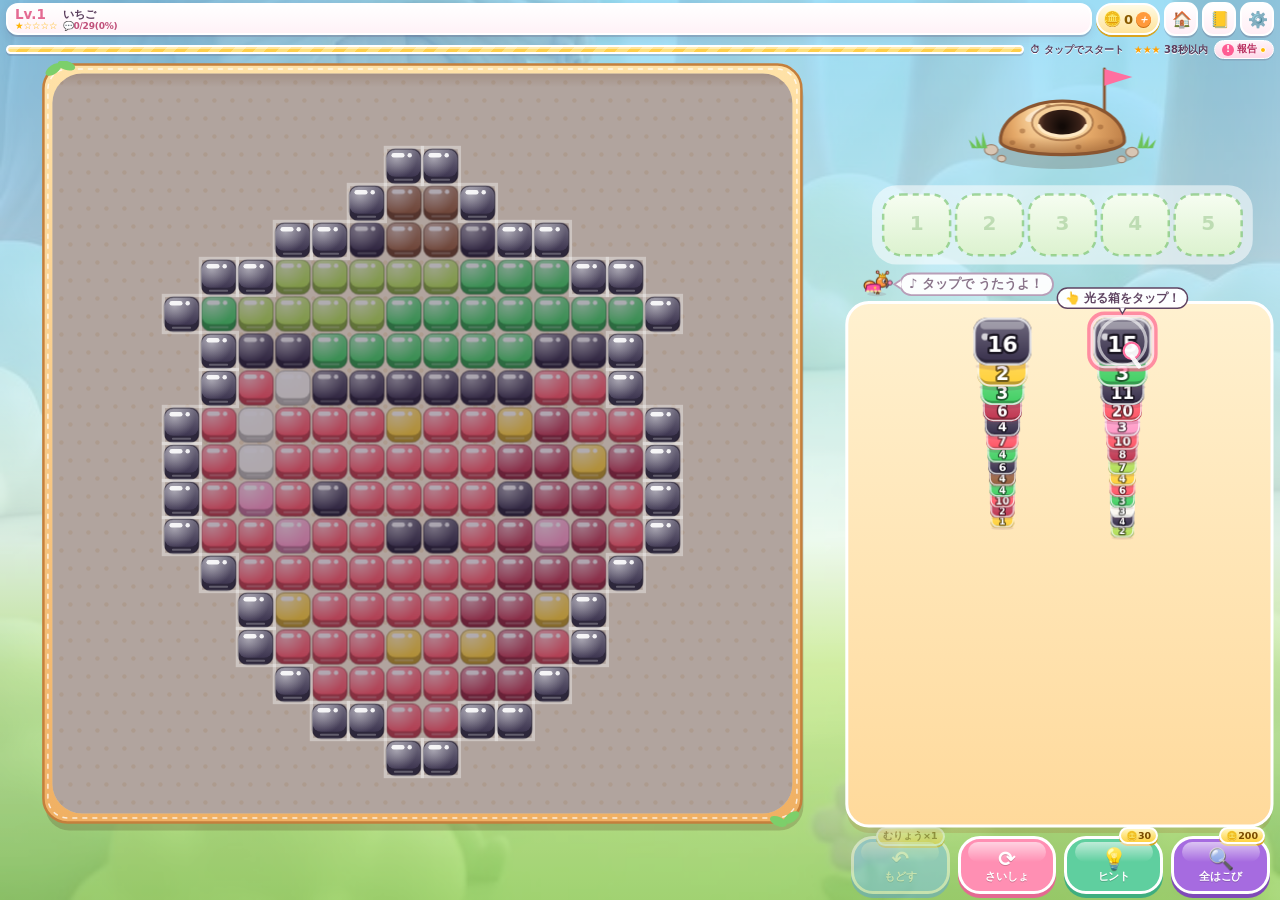
<file: index.html>
<!-- File: index.html -->
<!DOCTYPE html>
<html lang="ja" class="af-booting">
<head>
<meta charset="UTF-8">
<meta name="referrer" content="no-referrer">
<meta http-equiv="Content-Security-Policy" content="default-src 'self'; script-src 'self'; style-src 'self' 'unsafe-inline'; img-src 'self' data: blob: https:; connect-src 'self' https://api.github.com https://antflow.hiroshi-artcast.workers.dev; font-src 'self'; object-src 'none'; base-uri 'self'; form-action 'self'">
<meta name="viewport" content="width=device-width,initial-scale=1,maximum-scale=1,user-scalable=no,viewport-fit=cover">
<meta name="theme-color" content="#ffe3ee">
<meta name="apple-mobile-web-app-capable" content="yes">
<meta name="apple-mobile-web-app-status-bar-style" content="default">
<meta name="apple-mobile-web-app-title" content="アントフロー">
<meta name="description" content="ありんこ隊がキャンディを運んでピクセルアートをほどいていく、登録不要・無料のかわいいブラウザパズルゲーム！">
<meta property="og:type" content="website">
<meta property="og:site_name" content="アントフロー">
<meta property="og:title" content="アントフロー｜ありんこ隊のおはこびパズル">
<meta property="og:description" content="ありんこ隊がキャンディを運んでピクセルアートをほどいていく、登録不要・無料のかわいいブラウザパズルゲーム！">
<meta property="og:url" content="https://hirocast.github.io/antflow/">
<meta property="og:image" content="https://hirocast.github.io/antflow/ogp.png">
<meta name="twitter:card" content="summary_large_image">
<meta name="twitter:title" content="アントフロー｜ありんこ隊のおはこびパズル">
<meta name="twitter:description" content="ありんこ隊がキャンディを運んでピクセルアートをほどいていく、登録不要・無料のかわいいブラウザパズルゲーム！">
<meta name="twitter:image" content="https://hirocast.github.io/antflow/ogp.png">
<title>アントフロー｜ありんこ隊のおはこびパズル</title>
<link rel="apple-touch-icon" sizes="180x180" href="apple-touch-icon.png">
<link rel="icon" type="image/png" sizes="64x64" href="favicon.png">
<link rel="manifest" href="manifest.json">
<link rel="stylesheet" href="style.css?v=20261128c">
</head>
<body>
<div id="app">
  <header>
    <div class="lv"><b id="lvNum">Lv.1</b><span id="lvStars" class="st"></span><span id="lvName">-</span></div>
    <div class="prog"><div class="bar"><i id="progBar"></i></div><span id="leftTxt">のこり 0</span></div>
    <button class="ib dev-only" id="bDevPrev">◀</button>
    <button class="ib dev-only" id="bDevNext">▶</button>
    <button class="ib dev-only" id="bDev">🛠️</button>
    <button class="ib" id="bAlbum" aria-label="アルバム">📒<em class="badge" id="albumBadge">0</em></button>
    <button class="ib" id="bSet" aria-label="設定">⚙️</button>
  </header>
  <div class="dev-stage-bar dev-only" id="devStageBar"><button type="button" id="bStageDevAuto">▶ 自動解答</button></div>
  <div id="stage"><canvas id="game"></canvas><div id="tip"></div><div id="toast"></div></div>
  <footer>
    <button class="fb" id="bUndo"><span>↶</span><small>もどす</small></button>
    <button class="fb" id="bRetry"><span>⟳</span><small>さいしょ</small></button>
    <button class="fb" id="bHint"><span>💡</span><small>ヒント</small></button>
  </footer>
</div>

<div class="ov" id="ov-title"><div class="card">
  <canvas id="mascot"></canvas>
  <div class="ttl" id="ttl"></div>
  <p>タップするだけ！ありんこ隊が<br>絵をほどいていく快感パズル</p>
  <p class="fine">★はクリアタイムで決まるよ・ゆっくりでもOK・何手でも戻せる</p>
  <button class="big" id="bPlay">▶ さっそくあそぶ</button>
  <button class="big sec" id="bTitleHelp">あそびかた</button>
  <button class="big sec" id="bTitleAlbum">アルバム</button>
  <button class="big sec dev-only" id="bTitleDev">🛠️ 全ステージ一覧（開発）</button>
</div></div>

<div class="ov" id="ov-help"><div class="card">
  <h2>あそびかた</h2>
  <div class="help">
    <div class="hs"><div class="e">👆</div><div><b>箱をタップ</b>箱がスロットへ移動して、同じ色のアリさんたちがキャンディを運ぶよ。</div></div>
    <div class="hs"><div class="e">🧱</div><div><b>外側からほどこう</b>運べるのは外側から通れるキャンディだけ。外があくと内側にも届くよ。</div></div>
    <div class="hs"><div class="e">✋</div><div><b>長押しで確認</b>箱を長押しすると、運ばれるキャンディが光って番号が出るよ。似た色の見まちがいを防げるので、迷ったら長押し！</div></div>
    <div class="hs"><div class="e">💤</div><div><b>スロットは5つ</b>届かない箱は「z」でおやすみ。数字が届く数より多い箱も残りの分だけ居座るよ。5つ埋まると渋滞！</div></div>
    <div class="hs"><div class="e">🔥</div><div><b>コンボをつなごう</b>スロットに動ける箱がある間はずっとコンボ！空やおやすみ箱だけになっても、2秒以内に次の箱を出せばつながるよ。</div></div>
    <div class="hs"><div class="e">💚</div><div><b>緑の枠は安心の目印</b>スロットがいっぱいになりそうな時（または「全部運べる」使用時）、いま中身を全部運びきれる箱に緑の枠と「✓全部」がつくよ。</div></div>
    <div class="hs"><div class="e">⏪</div><div><b>何手でも戻せる</b>渋滞したら、まだ解ける地点まで一気に戻れるよ。</div></div>
    <div class="hs"><div class="e">📒</div><div><b>絵をあつめよう</b>クリアするたび、完成した絵がアルバムにたまるよ。</div></div>
  </div>
  <button class="big" id="bHelpClose">はじめる！</button>
</div></div>

<div class="ov" id="ov-load"><div class="card">
  <canvas id="loadCv"></canvas>
  <h2>ありんこ隊が準備中…</h2>
  <p class="fine">はじめての面は、パズルを作るのに数秒かかります</p>
</div></div>

<div class="ov" id="ov-clear"><div class="card">
  <div class="ctitle" id="clearTitle"></div>
  <div class="fine" id="clearLv"></div>
  <canvas id="revealCv"></canvas>
  <p id="clearName" style="font-weight:900"></p>
  <p class="cstars" id="clearStars"></p>
  <div class="teaser"><canvas id="nextCv"></canvas><div><small id="nextLabel">つぎの絵（クリアで公開）</small><b id="nextName"></b></div></div>
  <div class="chip"><span style="font-size:26px">📒</span><div class="ci">アルバム<div class="cbar"><i id="albumBar"></i></div></div><b><span id="albumCount">0</span> / <span id="albumTotal">0</span></b><em id="albumNew">NEW!</em></div>
  <button class="big pulse" id="bNext">つぎへ ▶</button>
  <button class="big sec" id="bReplay">もう一度</button>
</div></div>

<div class="ov" id="ov-jam"><div class="card">
  <img class="af-jam-ant" src="assets/ant-jam.png?v=20261124b" alt="コロニーが渋滞！">
  <h2>コロニーが渋滞！</h2>
  <p id="jamMsg"></p>
  <button class="big" id="bJamRewind" disabled>⏪ 戻り先を調べています…</button>
  <button class="big sec" id="bJamUndo">↶ 1手もどす</button>
  <button class="big sec" id="bJamRetry">⟳ 最初から</button>
  <button class="link" id="bJamClose">盤面を見る（閉じる）</button>
</div></div>

<div class="ov" id="ov-settings"><div class="card">
  <h2>せってい</h2>
  <label class="row"><span>効果音</span><input type="checkbox" data-k="sfx"><i></i></label>
  <div class="vrow"><span>効果音の音量</span><input type="range" min="0" max="100" step="5" data-v="sfxVol" data-l="vSfx"><b id="vSfx">90</b></div>
  <label class="row"><span>BGM</span><input type="checkbox" data-k="bgm"><i></i></label>
  <div class="vrow"><span>BGMの音量</span><input type="range" min="0" max="100" step="5" data-v="bgmVol" data-l="vBgm"><b id="vBgm">70</b></div>
  <label class="row"><span>振動（対応端末のみ）</span><input type="checkbox" data-k="vib"><i></i></label>
  <label class="row"><span>アリさんのセリフ</span><input type="checkbox" data-k="talk"><i></i></label>
  <label class="row"><span>アリさんの足音（サラサラ音）</span><input type="checkbox" data-k="steps"><i></i></label>
  <label class="row"><span>色覚サポート（色ごとの記号を表示）</span><input type="checkbox" data-k="cb"><i></i></label>
  <label class="row"><span>箱を選んだら、運ばれるキャンディに斜線を入れる</span><input type="checkbox" data-k="wash"><i></i></label>
  <label class="row"><span>今届かない色の箱に「z」を表示</span><input type="checkbox" data-k="dim"><i></i></label>
  <label class="row"><span>箱に「届く数／必要数」を表示</span><input type="checkbox" data-k="info"><i></i></label>
  <label class="row"><span>🛠️ 開発モード</span><input type="checkbox" data-k="dev"><i></i></label>
  <button class="big mint" id="bSetHelp">あそびかたを見る</button>
  <button class="big sec" id="bAppUpdate">🔄 アプリを最新に更新</button>
  <button class="big" id="bSetClose">とじる</button>
  <button class="link" id="bReset">進行状況をリセット</button>
</div></div>

<div class="ov" id="ov-album"><div class="card">
  <h2>📒 アルバム</h2>
  <p id="albumSum" class="fine"></p>
  <div class="abar"><i id="albumSumBar"></i></div>
  <div id="albumGrid" class="grid"></div>
  <button class="big" id="bAlbumClose">とじる</button>
</div></div>

<div class="ov" id="ov-view"><div class="card">
  <h2 id="viewName"></h2>
  <canvas id="viewCv"></canvas>
  <p id="viewInfo" class="fine"></p>
  <button class="big" id="bViewPlay">このステージをあそぶ</button>
  <button class="big sec" id="bViewBack">アルバムにもどる</button>
</div></div>

<div class="ov" id="ov-dev"><div class="card">
  <h2>🛠️ 全ステージ一覧</h2>
  <p id="devSum" class="fine"></p>
  <div class="devbar"><button id="bDevGen">全ステージ事前生成</button><button id="bDevAuto">▶ 自動解答</button><button id="bDevFirstRun">🌱 初回起動テスト</button></div>
  <div id="devGrid" class="dgrid"></div>
  <p class="fine">外＝外側の色だけで解ける割合／工夫＝届かない箱も混ぜて解ける割合</p>
  <div class="devbar"><button id="bDevClear">生成キャッシュ削除</button></div>
  <button class="big" id="bDevClose">とじる</button>
</div></div>

<canvas id="fx"></canvas>

<script src="boot.js?v=20261128c"></script>
<script src="base.js?v=20261128c"></script>
<script src="arts.js?v=20261128c"></script>
<script src="raster.js?v=20261128c"></script>
<script src="logic.js?v=20261128c"></script>
<script src="sound.js?v=20261128c"></script>
<script src="render.js?v=20261128c"></script>
<script src="ui.js?v=20261128c"></script>
<script src="maker.js?v=20261128c"></script>
<script src="bgm_maker.js?v=20261128c"></script>
<script src="minigame_tsum.js?v=20261128c"></script>
<script src="minigame_drop.js?v=20261128c"></script>
<script src="minigame_drop2.js?v=20261128c"></script>
<script src="minigame_tsum2.js?v=20261128c"></script>
<script src="minigame_snipe.js?v=20261128c"></script>
<script src="minigame_bounce.js?v=20261128c"></script>
<!-- 開発用：難しさの測定（不要になったら、この行と AF_FILES の 'measure.js' を消す） -->
<script src="measure.js?v=20261128c"></script>
<script src="boot_check.js?v=20261128c"></script>
</body>
</html>
</file>
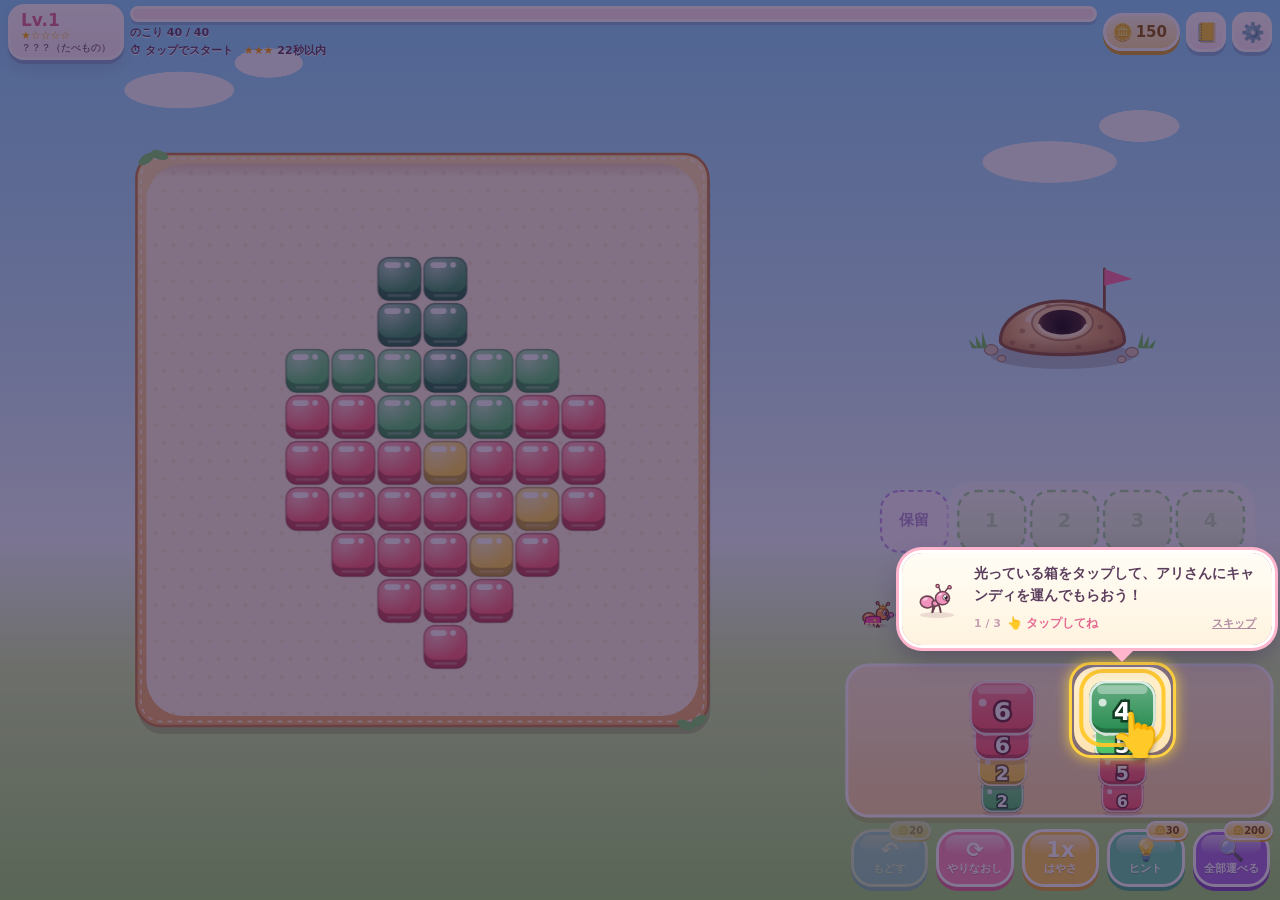
<file: v2/index.html>
<!-- File: index.html -->
<!DOCTYPE html>
<html lang="ja">
<head>
<meta charset="UTF-8">
<meta name="viewport" content="width=device-width,initial-scale=1,maximum-scale=1,user-scalable=no,viewport-fit=cover">
<meta name="theme-color" content="#ffe3ee">
<title>アントフロー v2｜詰めアリ思考パズル</title>
<link rel="stylesheet" href="style.css">
</head>
<body>
<div id="app">
  <header>
    <div class="lv"><b id="lvNum">Lv.1</b><span id="lvStars" class="st"></span><span id="lvName">-</span></div>
    <div class="prog"><div class="bar"><i id="progBar"></i></div><span id="leftTxt">のこり 0</span></div>
    <button class="ib dev-only" id="bDevPrev">◀</button>
    <button class="ib dev-only" id="bDevNext">▶</button>
    <button class="ib dev-only" id="bDev">🛠️</button>
    <button class="ib" id="bAlbum" aria-label="アルバム">📒<em class="badge" id="albumBadge">0</em></button>
    <button class="ib" id="bSet" aria-label="設定">⚙️</button>
  </header>
  <div id="stage"><canvas id="game"></canvas><div id="tip"></div><div id="toast"></div></div>
  <footer>
    <button class="fb" id="bUndo"><span>↶</span><small>もどす</small></button>
    <button class="fb" id="bRetry"><span>⟳</span><small>やりなおし</small></button>
    <button class="fb" id="bSpeed"><span id="spdIco">1x</span><small>はやさ</small></button>
    <button class="fb" id="bHint"><span>💡</span><small>ヒント</small></button>
  </footer>
</div>

<div class="ov show" id="ov-title"><div class="card">
  <canvas id="mascot"></canvas>
  <div class="ttl" id="ttl"></div>
  <p>限られたスロットと下の入り口から<br>手順を読み切る、詰めアリ思考パズル</p>
  <button class="big" id="bPlay">あそぶ</button>
  <button class="big sec" id="bTitleHelp">あそびかた</button>
  <button class="big sec" id="bTitleAlbum">アルバム</button>
  <button class="big sec dev-only" id="bTitleDev">🛠️ 全ステージ一覧（開発）</button>
  <p class="fine">完全情報・運なし・何手でも戻せる</p>
</div></div>

<div class="ov" id="ov-help"><div class="card">
  <h2>あそびかた</h2>
  <div class="help">
    <div class="hs"><div class="e">👆</div><div><b>箱をタップ</b>箱がスロットへ移動して、同じ色のアリさんたちがキャンディを運ぶよ。列の後ろの箱も全部見えるから先読みしよう！</div></div>
    <div class="hs"><div class="e">🚪</div><div><b>下の入り口から掘り進めよう</b>Lv.3からは外枠が壁になり、下の緑のゲートからしか入れないよ。岩（灰色）は通れない壁！</div></div>
    <div class="hs"><div class="e">✋</div><div><b>長押しで確認</b>箱を長押しすると、運ばれるキャンディが光って番号が出るよ。迷ったら長押しで手順を確かめよう！</div></div>
    <div class="hs"><div class="e">💤</div><div><b>スロットは3〜4つ＋保留1つ</b>届かない箱や余った箱はスロットに残るよ。左の「保留」枠に1つだけ一時退避して、奥の箱を先に出すこともできるよ！</div></div>
    <div class="hs"><div class="e">⏪</div><div><b>何手でも戻せる</b>渋滞したら、まだ解ける地点まで一気に戻れるよ。</div></div>
    <div class="hs"><div class="e">📒</div><div><b>絵をあつめよう</b>クリアするたび、完成した絵がアルバムにたまるよ。</div></div>
  </div>
  <button class="big" id="bHelpClose">はじめる！</button>
</div></div>

<div class="ov" id="ov-load"><div class="card">
  <canvas id="loadCv"></canvas>
  <h2>ありんこ隊が準備中…</h2>
  <p class="fine">はじめての面は、パズルを作るのに数秒かかります</p>
</div></div>

<div class="ov" id="ov-clear"><div class="card">
  <div class="ctitle" id="clearTitle"></div>
  <div class="fine" id="clearLv"></div>
  <canvas id="revealCv"></canvas>
  <p id="clearName" style="font-weight:900"></p>
  <p class="cstars" id="clearStars"></p>
  <div class="chip"><span style="font-size:26px">📒</span><div class="ci">アルバム<div class="cbar"><i id="albumBar"></i></div></div><b><span id="albumCount">0</span> / <span id="albumTotal">0</span></b><em id="albumNew">NEW!</em></div>
  <div class="teaser"><canvas id="nextCv"></canvas><div><small id="nextLabel">つぎの絵（クリアで公開）</small><b id="nextName"></b></div></div>
  <button class="big pulse" id="bNext">つぎへ ▶</button>
  <button class="big sec" id="bReplay">もう一度</button>
</div></div>

<div class="ov" id="ov-jam"><div class="card">
  <div style="font-size:46px">🐜💦</div>
  <h2>コロニーが渋滞！</h2>
  <p id="jamMsg"></p>
  <button class="big" id="bJamRewind" disabled>⏪ 戻り先を調べています…</button>
  <button class="big sec" id="bJamUndo">↶ 1手もどす</button>
  <button class="big sec" id="bJamRetry">⟳ 最初から</button>
  <button class="link" id="bJamClose">盤面を見る（閉じる）</button>
</div></div>

<div class="ov" id="ov-settings"><div class="card">
  <h2>せってい</h2>
  <label class="row"><span>効果音</span><input type="checkbox" data-k="sfx"><i></i></label>
  <div class="vrow"><span>効果音の音量</span><input type="range" min="0" max="100" step="5" data-v="sfxVol" data-l="vSfx"><b id="vSfx">90</b></div>
  <label class="row"><span>BGM</span><input type="checkbox" data-k="bgm"><i></i></label>
  <div class="vrow"><span>BGMの音量</span><input type="range" min="0" max="100" step="5" data-v="bgmVol" data-l="vBgm"><b id="vBgm">70</b></div>
  <label class="row"><span>振動（対応端末のみ）</span><input type="checkbox" data-k="vib"><i></i></label>
  <label class="row"><span>アリさんのセリフ</span><input type="checkbox" data-k="talk"><i></i></label>
  <label class="row"><span>アリさんの足音（サラサラ音）</span><input type="checkbox" data-k="steps"><i></i></label>
  <label class="row"><span>色覚サポート（色ごとの記号を表示）</span><input type="checkbox" data-k="cb"><i></i></label>
  <label class="row"><span>箱を選んだら、運ばれるキャンディを半透明にする</span><input type="checkbox" data-k="wash"><i></i></label>
  <label class="row"><span>今届かない色の箱を薄く表示</span><input type="checkbox" data-k="dim"><i></i></label>
  <label class="row"><span>箱に「届く数／必要数」を表示</span><input type="checkbox" data-k="info"><i></i></label>
  <label class="row"><span>🛠️ 開発モード</span><input type="checkbox" data-k="dev"><i></i></label>
  <button class="big mint" id="bSetHelp">あそびかたを見る</button>
  <button class="big sec" id="bAppUpdate">🔄 アプリを最新に更新</button>
  <button class="big" id="bSetClose">とじる</button>
  <button class="link" id="bReset">進行状況をリセット</button>
</div></div>

<div class="ov" id="ov-album"><div class="card">
  <h2>📒 アルバム</h2>
  <p id="albumSum" class="fine"></p>
  <div class="abar"><i id="albumSumBar"></i></div>
  <div id="albumGrid" class="grid"></div>
  <button class="big" id="bAlbumClose">とじる</button>
</div></div>

<div class="ov" id="ov-view"><div class="card">
  <h2 id="viewName"></h2>
  <canvas id="viewCv"></canvas>
  <p id="viewInfo" class="fine"></p>
  <button class="big" id="bViewPlay">このステージをあそぶ</button>
  <button class="big sec" id="bViewBack">アルバムにもどる</button>
</div></div>

<div class="ov" id="ov-dev"><div class="card">
  <h2>🛠️ 全ステージ一覧</h2>
  <p id="devSum" class="fine"></p>
  <div class="devbar"><button id="bDevGen">全ステージ事前生成</button><button id="bDevAuto">▶ 自動解答</button></div>
  <div id="devGrid" class="dgrid"></div>
  <p class="fine">外＝外側の色だけで解ける割合／工夫＝届かない箱も混ぜて解ける割合</p>
  <div class="devbar"><button id="bDevClear">生成キャッシュ削除</button></div>
  <button class="big" id="bDevClose">とじる</button>
</div></div>

<canvas id="fx"></canvas>

<script>
// 読み込みチェック：各 .js の最後の行で、自分のファイル名を AF_LOADED に登録する
window.AF_LOADED = [];
window.AF_FILES = ['base.js', 'arts.js', 'raster.js', 'logic.js', 'sound.js', 'render.js', 'ui.js', 'measure.js'];
window.AF_bootErr = function (msg) {
  var c = document.querySelector('#ov-title .card');
  if (!c || c.querySelectorAll('.bootErr').length >= 4) return;
  var p = document.createElement('p');
  p.className = 'bootErr';
  p.textContent = msg;
  c.appendChild(p);
};
window.addEventListener('error', function (e) {
  var msg = e.message || '不明';
  if (/^Script error\.?$/i.test(msg)) {
    window.AF_bootErr('エラー：詳しい内容はブラウザに隠されました（F12キーの開発者ツール →「Console」で確認できます）');
    return;
  }
  var file = e.filename ? e.filename.split('/').pop().split('?')[0] : '';
  var where = file ? '（' + file + ' の ' + e.lineno + '行目）' : '';
  window.AF_bootErr('エラー：' + msg + where);
});
</script>
<script src="base.js"></script>
<script src="arts.js"></script>
<script src="raster.js"></script>
<script src="logic.js"></script>
<script src="sound.js"></script>
<script src="render.js"></script>
<script src="ui.js"></script>
<!-- 開発用：難しさの測定（不要になったら、この行と AF_FILES の 'measure.js' を消す） -->
<script src="measure.js"></script>
<script>
(function () {
  var miss = window.AF_FILES.filter(function (f) { return window.AF_LOADED.indexOf(f) < 0; });
  if (miss.length) {
    window.AF_bootErr('最初に読み込めなかったファイル：' + miss[0] + '（同じフォルダにあるか、最後まで保存できているかを確認してください）');
  }
})();
</script>
</body>
</html>
</file>
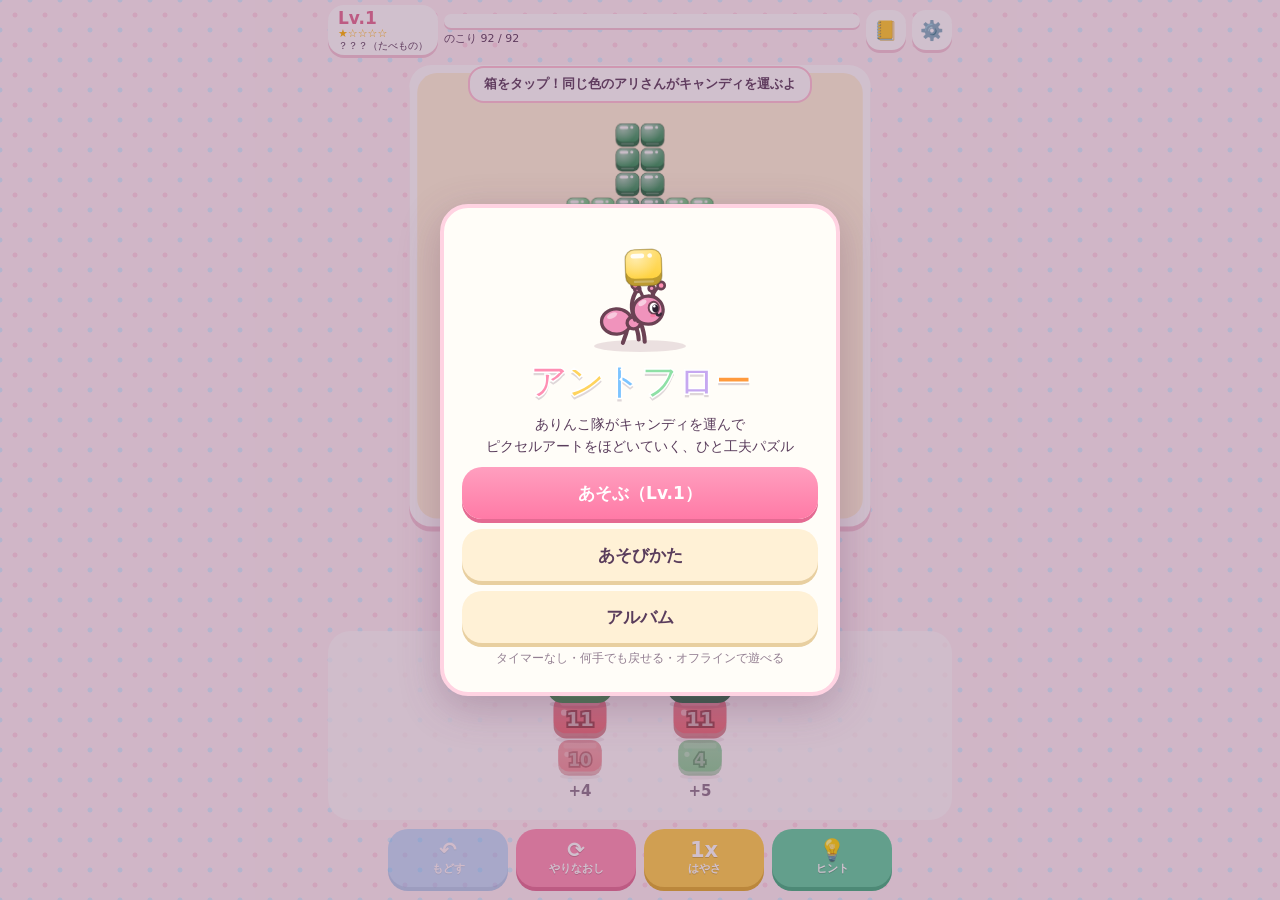
<file: antflow.html>
<!-- File: antflow.html -->
<!DOCTYPE html>
<html lang="ja">
<head>
<meta charset="UTF-8">
<meta name="viewport" content="width=device-width,initial-scale=1,maximum-scale=1,user-scalable=no,viewport-fit=cover">
<meta name="theme-color" content="#ffe3ee">
<title>アントフロー｜ありんこ隊のおはこびパズル</title>
<style>
:root{--ink:#5a3d5c;--pink:#ff8fb3;--pinkd:#e46a92;--mint:#5fcf9f;--mintd:#3fae7f;--yel:#ffcf4a;--yeld:#e0ab2a;--sky:#7cc4ff;--skyd:#5a9fe0;--rf:'Hiragino Maru Gothic ProN','M PLUS Rounded 1c','Kosugi Maru','Arial Rounded MT Bold',system-ui,sans-serif}
*{box-sizing:border-box;-webkit-tap-highlight-color:transparent}
html,body{height:100%;margin:0;overflow:hidden;color:var(--ink);font-family:var(--rf);user-select:none;-webkit-user-select:none;touch-action:none}
body{background-color:#fff0f5;background-image:radial-gradient(#ffd6e5 2.2px,transparent 2.8px),radial-gradient(#d4efff 2.2px,transparent 2.8px);background-size:30px 30px;background-position:0 0,15px 15px}
#app{position:fixed;top:0;bottom:0;left:0;right:0;margin:0 auto;max-width:640px;display:flex;flex-direction:column;padding-top:env(safe-area-inset-top);padding-bottom:env(safe-area-inset-bottom)}
header{flex:0 0 60px;display:flex;align-items:center;gap:6px;padding:0 8px}
.lv{display:flex;flex-direction:column;line-height:1.12;background:#fff;border-radius:16px;padding:4px 10px;box-shadow:0 3px 0 #f3c6d6;min-width:96px}
.lv b{font-size:17px;font-weight:900;color:var(--pinkd)}
.lv .st{font-size:11px;color:#ffb300}
.lv span{font-size:10px;white-space:nowrap;overflow:hidden;text-overflow:ellipsis;max-width:110px}
.prog{flex:1;display:flex;flex-direction:column;gap:3px;min-width:0}
.bar{height:14px;border-radius:9px;background:#fff;overflow:hidden;border:2px solid #fff;box-shadow:0 2px 0 #f3c6d6}
.bar i{display:block;height:100%;width:0;border-radius:7px;background:repeating-linear-gradient(-45deg,#ff9cc0 0 8px,#ffbad3 8px 16px);transition:width .25s}
#leftTxt{font-size:11px}
.ib{position:relative;width:40px;height:40px;border:none;border-radius:14px;background:#fff;box-shadow:0 3px 0 #f3c6d6;font-size:19px;cursor:pointer;flex:0 0 auto}
.badge{position:absolute;top:-6px;right:-6px;min-width:19px;height:19px;padding:0 5px;border-radius:10px;background:#ff5a7a;color:#fff;font:900 11px/19px var(--rf);font-style:normal;display:none}
.badge.on{display:block;animation:bump .7s ease infinite alternate}
#stage{flex:1;position:relative;min-height:0}
#game{position:absolute;top:0;left:0;width:100%;height:100%;display:block}
footer{flex:0 0 76px;display:flex;gap:8px;justify-content:center;align-items:center;padding:0 10px 8px}
.fb{flex:1;max-width:120px;height:58px;border:none;border-radius:20px;color:#fff;display:flex;flex-direction:column;align-items:center;justify-content:center;font-family:var(--rf);cursor:pointer;text-shadow:0 1px 0 rgba(0,0,0,.18)}
.fb span{font-size:21px;font-weight:900;line-height:1}
.fb small{font-size:11px;font-weight:800}
#bUndo{background:var(--sky);box-shadow:0 4px 0 var(--skyd)}
#bRetry{background:var(--pink);box-shadow:0 4px 0 var(--pinkd)}
#bSpeed{background:var(--yel);box-shadow:0 4px 0 var(--yeld)}
#bHint{background:var(--mint);box-shadow:0 4px 0 var(--mintd)}
.fb:active,.ib:active,.big:active{transform:translateY(3px);box-shadow:none!important}
.fb:disabled{opacity:.45}
.flash{animation:flash .5s 3}
@keyframes flash{50%{filter:brightness(1.25);transform:scale(1.15)}}
@keyframes bump{100%{transform:scale(1.15)}}
#tip{position:absolute;left:50%;top:6px;transform:translateX(-50%);width:max-content;max-width:92%;background:#fff;font-size:13px;font-weight:700;line-height:1.45;padding:7px 14px;border-radius:16px;border:2px solid #ffc2d6;pointer-events:none;opacity:0;transition:opacity .3s;text-align:center;z-index:2}
#tip.show{opacity:1}
#toast{position:absolute;left:50%;bottom:10px;transform:translate(-50%,16px);width:max-content;max-width:92%;background:rgba(90,61,92,.93);color:#fff;font-size:14px;font-weight:700;padding:9px 16px;border-radius:18px;pointer-events:none;opacity:0;transition:all .25s;z-index:3}
#toast.show{opacity:1;transform:translate(-50%,0)}
.ov{position:fixed;top:0;left:0;right:0;bottom:0;display:flex;align-items:center;justify-content:center;background:rgba(110,60,100,.32);opacity:0;pointer-events:none;transition:opacity .25s;z-index:10}
.ov.show{opacity:1;pointer-events:auto}
.card{background:#fffdf8;border-radius:28px;border:4px solid #ffd3e2;padding:18px;width:min(92vw,400px);max-height:94vh;overflow:auto;box-shadow:0 12px 40px rgba(110,60,100,.3);text-align:center;transform:scale(.9);transition:transform .3s cubic-bezier(.3,1.5,.5,1);touch-action:pan-y}
.ov.show .card{transform:scale(1)}
.card h2{margin:0 0 8px;font-size:21px;font-weight:900;color:var(--pinkd)}
.card p{margin:6px 0;font-size:14px;line-height:1.6}
.ttl,.ctitle{font-size:36px;font-weight:900;margin:2px 0 4px}
.ctitle{font-size:46px;line-height:1}
.ttl span,.ctitle span{display:inline-block;-webkit-text-stroke:1.5px #fff;text-shadow:0 3px 0 rgba(90,61,92,.2);animation:popL .6s cubic-bezier(.3,1.7,.5,1) both,wave 1.6s ease-in-out infinite}
@keyframes popL{0%{transform:scale(0) rotate(-40deg);opacity:0}100%{transform:none;opacity:1}}
@keyframes wave{50%{translate:0 -5px}}
.fine{font-size:12px!important;opacity:.65}
.big{display:block;width:100%;margin-top:10px;height:52px;border:none;border-radius:20px;background:linear-gradient(180deg,#ff9fbf,#ff7aa6);color:#fff;font:900 17px var(--rf);box-shadow:0 4px 0 var(--pinkd);cursor:pointer}
.big.sec{background:#fff1d6;color:var(--ink);box-shadow:0 4px 0 #e8cfa0}
.big.mint{background:linear-gradient(180deg,#86e3bb,#5fcf9f);box-shadow:0 4px 0 var(--mintd)}
.big:disabled{opacity:.55}
.big.pulse{animation:pulse 1.2s 1.6s ease-in-out infinite}
@keyframes pulse{50%{transform:scale(1.04)}}
.link{background:none;border:none;color:#c0507a;margin-top:12px;font:13px var(--rf);text-decoration:underline;cursor:pointer}
.row{display:flex;align-items:center;justify-content:space-between;gap:10px;padding:11px 4px;border-bottom:2px dotted #ffd3e2;font-size:14px;text-align:left;cursor:pointer}
.row input{display:none}
.row i{width:48px;height:28px;border-radius:14px;background:#e9d9e2;position:relative;flex:0 0 48px;transition:background .2s}
.row i::after{content:'';position:absolute;left:3px;top:3px;width:22px;height:22px;border-radius:50%;background:#fff;transition:left .2s}
.row input:checked+i{background:var(--mint)}
.row input:checked+i::after{left:23px}
#mascot,#loadCv{display:block;margin:0 auto;width:170px;height:130px}
#revealCv,#viewCv{display:block;margin:4px auto 0;border-radius:18px;background:#fff6e6}
.cstars span{display:inline-block;color:#ffb300;font-size:22px;animation:popL .45s cubic-bezier(.3,1.7,.5,1) both}
.chip{position:relative;display:flex;align-items:center;gap:8px;margin:8px 0 2px;padding:8px 12px;background:#fff4c9;border-radius:16px;border:2px solid #ffe08a;text-align:left}
.chip .ci{flex:1;font-size:11px;font-weight:800}
.cbar{height:8px;border-radius:5px;background:#fff;overflow:hidden;margin-top:3px}
.cbar i{display:block;height:100%;width:0;background:linear-gradient(90deg,#ffcf4a,#ff9a3c);transition:width .5s}
.chip em{position:absolute;top:-10px;right:-6px;background:#ff5a7a;color:#fff;font-style:normal;font-size:11px;font-weight:900;padding:2px 8px;border-radius:10px;transform:scale(0);transition:transform .35s cubic-bezier(.3,1.8,.5,1)}
.chip em.on{transform:scale(1) rotate(8deg)}
.teaser{display:flex;align-items:center;gap:12px;margin:6px 0 2px;padding:6px 12px;background:#f0f7ff;border-radius:16px;border:2px solid #cfe6ff;text-align:left;font-size:13px}
.teaser small{display:block;font-size:11px;opacity:.7}
.fly{position:fixed;padding:6px 6px 16px;background:#fff;border-radius:10px;box-shadow:0 8px 24px rgba(90,40,80,.3);z-index:35;transform:rotate(6deg);transition:transform .85s cubic-bezier(.55,-0.3,.5,1),opacity .85s;pointer-events:none}
.grid,.dgrid{display:grid;grid-template-columns:repeat(auto-fill,minmax(84px,1fr));gap:10px;max-height:54vh;overflow:auto;touch-action:pan-y;padding:4px}
.al{position:relative;border:none;background:#fff1d6;border-radius:16px;padding:6px 4px;display:flex;flex-direction:column;align-items:center;gap:3px;cursor:pointer;color:var(--ink);font:700 11px var(--rf);box-shadow:0 3px 0 #ecd3a8}
.al span{white-space:nowrap;overflow:hidden;text-overflow:ellipsis;max-width:100%}
.al.locked{opacity:.5;cursor:default}
.al .new{position:absolute;top:-6px;left:-4px;background:#ff5a7a;color:#fff;font-size:10px;font-weight:900;padding:1px 6px;border-radius:8px;transform:rotate(-10deg)}
.al .q{width:64px;height:64px;display:flex;align-items:center;justify-content:center;font-size:26px}
.abar{height:10px;border-radius:6px;background:#ffe8f0;overflow:hidden;margin:4px 0 8px}
.abar i{display:block;height:100%;background:linear-gradient(90deg,#ff9fbf,#ffcf4a)}
.help{text-align:left;max-height:60vh;overflow:auto;touch-action:pan-y}
.hs{display:flex;gap:10px;padding:10px;margin:6px 0;border-radius:16px;background:#fff6fa;border:2px solid #ffe0ea;font-size:13px;line-height:1.55}
.hs .e{font-size:26px;flex:0 0 34px;text-align:center}
.hs b{display:block;font-size:14px}
#fx{position:fixed;left:0;top:0;width:100vw;height:100vh;pointer-events:none;z-index:40}
#bootErr{color:#c0303a;font-size:12px;word-break:break-all}
.dev-only{display:none!important}
body.dev .ib.dev-only{display:inline-block!important}
body.dev .big.dev-only{display:block!important}
body.dev .ib{width:34px;font-size:15px}
.devbar{display:flex;gap:6px;margin:6px 0}
.devbar button{flex:1;height:38px;border:none;border-radius:12px;background:#fff1d6;color:var(--ink);font:800 13px var(--rf);cursor:pointer}
.devbar button.on{background:var(--mint);color:#fff}
.dv{border:none;background:#fff1d6;border-radius:12px;padding:6px 4px;display:flex;flex-direction:column;align-items:center;cursor:pointer;color:var(--ink);font:10px var(--rf)}
.dv.cur{outline:3px solid var(--pink)}
.dv b{font-size:11px;white-space:nowrap;overflow:hidden;max-width:100%}
</style>
</head>
<body>
<div id="app">
  <header>
    <div class="lv"><b id="lvNum">Lv.1</b><span id="lvStars" class="st"></span><span id="lvName">-</span></div>
    <div class="prog"><div class="bar"><i id="progBar"></i></div><span id="leftTxt">のこり 0</span></div>
    <button class="ib dev-only" id="bDevPrev">◀</button>
    <button class="ib dev-only" id="bDevNext">▶</button>
    <button class="ib dev-only" id="bDev">🛠️</button>
    <button class="ib" id="bAlbum" aria-label="アルバム">📒<em class="badge" id="albumBadge">0</em></button>
    <button class="ib" id="bSet" aria-label="設定">⚙️</button>
  </header>
  <div id="stage"><canvas id="game"></canvas><div id="tip"></div><div id="toast"></div></div>
  <footer>
    <button class="fb" id="bUndo"><span>↶</span><small>もどす</small></button>
    <button class="fb" id="bRetry"><span>⟳</span><small>やりなおし</small></button>
    <button class="fb" id="bSpeed"><span id="spdIco">1x</span><small>はやさ</small></button>
    <button class="fb" id="bHint"><span>💡</span><small>ヒント</small></button>
  </footer>
</div>

<div class="ov show" id="ov-title"><div class="card">
  <canvas id="mascot"></canvas>
  <div class="ttl" id="ttl"></div>
  <p>ありんこ隊がキャンディを運んで<br>ピクセルアートをほどいていく、ひと工夫パズル</p>
  <button class="big" id="bPlay">あそぶ</button>
  <button class="big sec" id="bTitleHelp">あそびかた</button>
  <button class="big sec" id="bTitleAlbum">アルバム</button>
  <button class="big sec dev-only" id="bTitleDev">🛠️ 全ステージ一覧（開発）</button>
  <p class="fine">タイマーなし・何手でも戻せる・オフラインで遊べる</p>
</div></div>

<div class="ov" id="ov-help"><div class="card">
  <h2>あそびかた</h2>
  <div class="help">
    <div class="hs"><div class="e">👆</div><div><b>箱をタップ</b>箱がスロットへ移動して、同じ色のアリさんたちがキャンディを運ぶよ。</div></div>
    <div class="hs"><div class="e">🧱</div><div><b>外側からほどこう</b>運べるのは外側から通れるキャンディだけ。外があくと内側にも届くよ。</div></div>
    <div class="hs"><div class="e">✋</div><div><b>長押しで確認</b>箱を長押しすると、運ばれるキャンディが光って番号が出るよ。似た色の見まちがいを防げるので、迷ったら長押し！</div></div>
    <div class="hs"><div class="e">💤</div><div><b>スロットは5つ</b>届かない箱は「z」でおやすみ。数字が届く数より多い箱も残りの分だけ居座るよ。5つ埋まると渋滞！</div></div>
    <div class="hs"><div class="e">⏪</div><div><b>何手でも戻せる</b>渋滞したら、まだ解ける地点まで一気に戻れるよ。</div></div>
    <div class="hs"><div class="e">📒</div><div><b>絵をあつめよう</b>クリアするたび、完成した絵がアルバムにたまるよ。</div></div>
  </div>
  <button class="big" id="bHelpClose">はじめる！</button>
</div></div>

<div class="ov" id="ov-load"><div class="card">
  <canvas id="loadCv"></canvas>
  <h2>ありんこ隊が準備中…</h2>
  <p class="fine">はじめての面は、パズルを作るのに数秒かかります</p>
</div></div>

<div class="ov" id="ov-clear"><div class="card">
  <div class="ctitle" id="clearTitle"></div>
  <div class="fine" id="clearLv"></div>
  <canvas id="revealCv"></canvas>
  <p id="clearName" style="font-weight:900"></p>
  <p class="cstars" id="clearStars"></p>
  <div class="chip"><span style="font-size:26px">📒</span><div class="ci">アルバム<div class="cbar"><i id="albumBar"></i></div></div><b><span id="albumCount">0</span> / <span id="albumTotal">0</span></b><em id="albumNew">NEW!</em></div>
  <div class="teaser"><canvas id="nextCv"></canvas><div><small id="nextLabel">つぎの絵（クリアで公開）</small><b id="nextName"></b></div></div>
  <button class="big pulse" id="bNext">つぎへ ▶</button>
  <button class="big sec" id="bReplay">もう一度</button>
</div></div>

<div class="ov" id="ov-jam"><div class="card">
  <div style="font-size:46px">🐜💦</div>
  <h2>コロニーが渋滞！</h2>
  <p id="jamMsg"></p>
  <button class="big" id="bJamRewind" disabled>⏪ 戻り先を調べています…</button>
  <button class="big sec" id="bJamUndo">↶ 1手もどす</button>
  <button class="big sec" id="bJamRetry">⟳ 最初から</button>
  <button class="link" id="bJamClose">盤面を見る（閉じる）</button>
</div></div>

<div class="ov" id="ov-settings"><div class="card">
  <h2>せってい</h2>
  <label class="row"><span>効果音</span><input type="checkbox" data-k="sfx"><i></i></label>
  <label class="row"><span>BGM</span><input type="checkbox" data-k="bgm"><i></i></label>
  <label class="row"><span>振動（対応端末のみ）</span><input type="checkbox" data-k="vib"><i></i></label>
  <label class="row"><span>アリさんのセリフ</span><input type="checkbox" data-k="talk"><i></i></label>
  <label class="row"><span>色覚サポート（色ごとの記号を表示）</span><input type="checkbox" data-k="cb"><i></i></label>
  <label class="row"><span>箱を選んだら、運ばれるキャンディを半透明にする</span><input type="checkbox" data-k="wash"><i></i></label>
  <label class="row"><span>今届かない色の箱を薄く表示</span><input type="checkbox" data-k="dim"><i></i></label>
  <label class="row"><span>箱に「届く数／必要数」を表示</span><input type="checkbox" data-k="info"><i></i></label>
  <label class="row"><span>🛠️ 開発モード</span><input type="checkbox" data-k="dev"><i></i></label>
  <button class="big mint" id="bSetHelp">あそびかたを見る</button>
  <button class="big" id="bSetClose">とじる</button>
  <button class="link" id="bReset">進行状況をリセット</button>
</div></div>

<div class="ov" id="ov-album"><div class="card">
  <h2>📒 アルバム</h2>
  <p id="albumSum" class="fine"></p>
  <div class="abar"><i id="albumSumBar"></i></div>
  <div id="albumGrid" class="grid"></div>
  <button class="big" id="bAlbumClose">とじる</button>
</div></div>

<div class="ov" id="ov-view"><div class="card">
  <h2 id="viewName"></h2>
  <canvas id="viewCv"></canvas>
  <p id="viewInfo" class="fine"></p>
  <button class="big" id="bViewPlay">このステージをあそぶ</button>
  <button class="big sec" id="bViewBack">アルバムにもどる</button>
</div></div>

<div class="ov" id="ov-dev"><div class="card">
  <h2>🛠️ 全ステージ一覧</h2>
  <p id="devSum" class="fine"></p>
  <div class="devbar"><button id="bDevGen">全ステージ事前生成</button><button id="bDevAuto">▶ 自動解答</button></div>
  <div id="devGrid" class="dgrid"></div>
  <p class="fine">外＝外側の色だけで解ける割合／工夫＝届かない箱も混ぜて解ける割合</p>
  <div class="devbar"><button id="bDevClear">生成キャッシュ削除</button></div>
  <button class="big" id="bDevClose">とじる</button>
</div></div>

<canvas id="fx"></canvas>

<script>
window.addEventListener('error', function (e) {
  var c = document.querySelector('#ov-title .card');
  if (!c || document.getElementById('bootErr')) return;
  var p = document.createElement('p');
  p.id = 'bootErr';
  p.textContent = '読み込みエラー：' + (e.message || '不明') + '（ファイル末尾が </html> で終わっているか確認してください）';
  c.appendChild(p);
});
</script>

<script>
(() => {
'use strict';

/* ================= 定数・ユーティリティ ================= */
const LV_KEY = 'antflow-lv5-', SAVE_KEY = 'antflow-save-v2', SLOT_COUNT = 5, MAX_ANTS = 320, PICK = 0.5, ENTER = 0.24;
const KEYS = ['R','O','Y','L','G','F','C','B','I','P','K','W','S','T','N','A','M','D','V','E','Q'];
const HEX = ['#ff5a6a','#ff9a3c','#ffd23f','#b4e05a','#4cc265','#2e8f55','#7fd6f5','#4a8ff0','#3346a0','#a66be0','#ff9cc8','#fbf8f1','#ffd3b0','#e3b27a','#9a6342','#b6bcc8','#c23b55','#3d3550','#cdb4f5','#8fe6c8','#fde7a6'];
const SYM = ['●','▲','■','◆','★','✚','○','▼','◎','✦','♥','□','△','◇','☾','✕','♣','♠','✿','❖','☀'];
const LIGHT = new Set([2, 3, 6, 10, 11, 12, 13, 15, 18, 19, 20]);
const POP = ['#ff8fb3','#ffd45e','#7cc4ff','#8fe0a6','#c6a8f0','#ff9a3c','#ff5a6a'];
const DX = [1, -1, 0, 0], DY = [0, 0, 1, -1];
const TSC = [1, 0.8, 0.66, 0.55], TAL = [1, 0.62, 0.38, 0];
const FONT = "'Hiragino Maru Gothic ProN','M PLUS Rounded 1c','Kosugi Maru','Arial Rounded MT Bold',system-ui,sans-serif";
const SAY_PICK = ['エサだー！','みっけ！','キャンディ！','わーい！'];
const SAY_LIFT = ['よいっしょ！','うんしょ！','おもーい！'];
const SAY_CARRY = ['がんばってはこぶぞー','えっさ、ほいさ','あとすこし！','ふぅふぅ…'];
const SAY_HOME = ['ただいまー！','とうちゃく！'];

const $ = s => document.querySelector(s);
const clamp = (v, a, b) => v < a ? a : v > b ? b : v;
const lerp = (a, b, t) => a + (b - a) * t;
const pick = a => a[Math.floor(Math.random() * a.length)];
const fnt = (w, px) => w + ' ' + Math.round(px) + 'px ' + FONT;
const easeOutCubic = t => 1 - Math.pow(1 - t, 3);
const easeOutBack = t => 1 + 2.70158 * Math.pow(t - 1, 3) + 1.70158 * Math.pow(t - 1, 2);
const easeInBack = t => 2.70158 * t * t * t - 1.70158 * t * t;
function mulberry32(a) {
  return function () {
    a |= 0; a = a + 0x6D2B79F5 | 0;
    let t = Math.imul(a ^ (a >>> 15), 1 | a);
    t = (t + Math.imul(t ^ (t >>> 7), 61 | t)) ^ t;
    return ((t ^ (t >>> 14)) >>> 0) / 4294967296;
  };
}
function hashInt(a, b) {
  let h = (Math.imul(a + 1, 0x9E3779B1) ^ Math.imul(b + 7, 0x85EBCA77)) >>> 0;
  h ^= h >>> 15; h = Math.imul(h, 0x2C1B3C6D); h ^= h >>> 12; h = Math.imul(h, 0x297A2D39); h ^= h >>> 15;
  return h >>> 0;
}
function roundRect(g, x, y, w, h, r) {
  r = Math.max(0, Math.min(r, w / 2, h / 2));
  g.beginPath();
  g.moveTo(x + r, y);
  g.arcTo(x + w, y, x + w, y + h, r);
  g.arcTo(x + w, y + h, x, y + h, r);
  g.arcTo(x, y + h, x, y, r);
  g.arcTo(x, y, x + w, y, r);
  g.closePath();
}
function ell(g, x, y, rx, ry, rot) { g.beginPath(); g.ellipse(x, y, Math.max(0.1, rx), Math.max(0.1, ry), rot || 0, 0, Math.PI * 2); }
function starPath(g, cx, cy, r1, r2, n) {
  g.beginPath();
  for (let k = 0; k < n * 2; k++) {
    const r = k % 2 ? r2 : r1, a = k * Math.PI / n - Math.PI / 2;
    g.lineTo(cx + r * Math.cos(a), cy + r * Math.sin(a));
  }
  g.closePath();
}
function shade(h, a) {
  const n = parseInt(h.slice(1), 16), c = [(n >> 16) & 255, (n >> 8) & 255, n & 255], f = a < 0 ? 0 : 255, t = Math.abs(a);
  return 'rgb(' + c.map(v => Math.round(v + (f - v) * t)).join(',') + ')';
}
const SHADE = HEX.map(h => ({ d: shade(h, -0.26), l: shade(h, 0.5), l2: shade(h, 0.28), ol: shade(h, -0.58) }));
const ANT_BODY = HEX.map((h, i) => LIGHT.has(i) ? shade(h, -0.06) : h);

/* ================= ピクセルアート（0〜100座標の図形→グリッド。盤面サイズは面番号で16→64） ================= */
const ARTS = [
{n:'いちご',t:'たべもの',s:[['e','R',50,56,34,28],['p','R',17,58,83,58,50,95],['e','W',32,48,4,7,20],['c','Y',54,50,3],['c','Y',70,60,3],['c','Y',38,64,3],['c','Y',58,72,3],['c','Y',46,84,3],['p','G',16,34,38,24,50,34,62,24,84,34,66,42,50,46,34,42],['r','F',46,6,8,24]]},
{n:'ねこ',t:'どうぶつ',ol:'D',s:[['p2','O',12,46,18,10,42,30],['p2','K',19,38,21,20,34,31],['e','O',50,60,38,32],['p','N',45,29,55,29,52,42,48,42],['l2','N',35,32,39,42,5],['e2','W',41,74,12,10],['e2','D',33,57,6,8],['c2','W',31,54,2.5],['p','K',44,66,56,66,50,72],['c2','K',22,72,4],['l2','D',3,66,20,70,3],['l2','D',3,76,20,74,3]]},
{n:'きのこ',t:'しぜん',ol:'D',s:[['e','R',50,50,44,40],['r','.',0,50,100,50],['e','M',50,50,40,5],['c','W',30,30,8],['c','W',62,20,6],['c','W',77,38,5],['c','W',48,42,4],['c','W',17,44,3.5],['rr','S',34,52,32,34,8],['e2','D',43,64,2.5,4],['c2','K',37,72,3],['p','G',0,100,0,90,10,84,20,92,30,86,40,93,50,88,60,93,70,86,80,92,90,84,100,90,100,100],['e','L',84,80,6,3,-30]]},
{n:'ペンギン',t:'どうぶつ',s:[['c','C',50,50,50],['c','W',14,22,2.5],['c','W',86,18,2.5],['c','W',84,44,2],['c','W',12,58,2],['e','W',50,100,46,8],['e','D',50,56,30,40],['e2','D',21,60,7,18,15],['e','W',50,64,19,28],['e2','W',42,32,10,11],['c2','D',43,31,3.2],['p','O',44,39,56,39,50,46],['c2','K',33,41,3.2],['r','R',27,46,46,6],['r','R',58,46,8,16],['e2','O',40,96,10,4]]},
{n:'ひまわり',t:'はな',s:[['r','L',0,92,100,8],['r','G',47,56,6,40],['e','G',33,76,14,6,-25],['e','G',67,68,14,6,25],['l','F',22,81,42,71,3],['l','F',78,73,58,63,3],['f','Y',50,40,12,23,7,13,0],['f','O',50,40,12,17,5.5,9,15],['c','N',50,40,14],['c','D',50,40,8],['c','N',47,37,2.4],['c','T',54,44,2.4]]},
{n:'きんぎょばち',t:'おまつり',s:[['c','A',50,56,44],['c','C',50,56,40],['r','.',0,0,100,22],['rr','A',16,16,68,8,4],['r','W',22,29,56,3],['e','T',50,90,30,7],['l','G',28,92,24,72,4],['l','G',24,72,30,58,4],['l','F',74,92,78,70,4],['l','F',78,70,72,60,4],['e','R',44,54,14,9],['p','R',56,54,72,42,68,54,72,66],['p','O',40,46,52,38,52,48],['c','D',36,52,2.8],['e','O',64,76,7,4],['p','O',70,76,77,71,77,81],['c','W',30,40,2.5],['c','W',25,47,2.2],['c','W',62,36,2.2]]},
{n:'ショートケーキ',t:'たべもの',s:[['e','A',50,92,48,7],['e','W',50,90,42,5],['r','Y',14,50,72,36],['r','W',14,64,72,6],['c','R',24,67,3],['c','R',40,67,3],['c','R',56,67,3],['c','R',72,67,3],['c','K',26,79,3],['c','K',50,79,3],['c','K',74,79,3],['rr','W',11,40,78,14,6],['e','W',22,55,4,5],['e','W',44,56,4,6],['e','W',66,55,4,5],['e','W',80,54,3,4],['c','W',38,38,5],['c','W',62,38,5],['e','R',30,32,7,8],['e','R',50,28,8,9],['e','R',70,32,7,8],['e','G',50,19,6,2.5],['e','G',30,24,4,2],['e','G',70,24,4,2],['c','W',47,26,2]]},
{n:'フクロウ',t:'どうぶつ',s:[['c','I',50,50,50],['c','W',14,20,2],['c','W',26,10,1.8],['c','W',88,48,2],['c','W',10,46,1.8],['c','W',70,8,2],['c','Y',82,22,9],['c','I',87,18,8],['l','F',0,94,100,90,7],['e','G',88,84,7,4,-20],['e','G',10,88,6,3,20],['e','N',50,58,32,36],['p2','N',20,32,24,10,40,26],['e','T',50,70,21,22],['c','N',42,66,2.6],['c','N',58,66,2.6],['c','N',50,76,2.6],['c','N',42,84,2.4],['c','N',58,84,2.4],['e2','D',19,62,8,22,10],['c2','S',36,42,14],['c2','Y',36,42,9],['c2','D',37,43,5],['c2','W',34,40,2.2],['p','O',45,52,55,52,50,61],['e2','O',42,93,5,3]]},
{n:'ふじさん',t:'しぜん',s:[['r','C',0,0,100,100],['r','K',0,44,100,14],['r','O',0,54,100,6],['c','R',80,40,10],['e','W',20,20,13,5],['e','W',30,15,9,5],['e','W',72,14,10,4],['p','B',0,86,40,30,60,30,100,86],['p','I',60,30,100,86,78,86,62,44],['p','W',40,30,60,30,68,42,62,40,56,46,50,40,44,46,38,40,32,42],['r','I',0,84,100,16],['r','C',18,88,30,3],['r','W',56,92,24,3],['r','C',8,95,18,3],['p','F',2,92,9,70,16,92],['p','F',12,94,18,76,24,94],['p','F',84,92,91,72,98,92]]},
{n:'ロケット',t:'のりもの',s:[['r','I',0,0,100,100],['c','W',12,12,1.8],['c','W',80,20,2],['c','W',88,58,1.8],['c','W',22,42,1.6],['c','Y',72,88,2.2],['c','W',30,90,1.6],['c','W',60,6,1.6],['c','W',92,84,1.8],['c','P',16,80,10],['e','K',16,80,18,3,-15],['c','A',84,36,7],['c','D',82,34,2],['c','D',87,39,1.6],['p','O',40,80,60,80,50,99],['p','Y',44,80,56,80,50,92],['p2','R',37,58,22,82,37,78],['e','W',50,50,15,32],['p','R',37,28,63,28,50,8],['r','R',35,62,30,4],['r','R',47,66,6,16],['c','A',50,44,8],['c','C',50,44,5.5],['c','W',48,42,2]]},
{n:'くじら',t:'どうぶつ',s:[['r','B',0,0,100,100],['r','C',0,0,100,30],['e','W',16,10,10,4],['e','W',78,14,12,4],['p','W',0,30,8,27,16,30,24,27,32,30,40,27,48,30,56,27,64,30,72,27,80,30,88,27,100,30,100,33,0,33],['l','G',8,100,10,82,4],['l','G',10,82,6,72,4],['l','F',92,100,90,84,4],['c','W',70,84,2.4],['c','W',76,76,2],['c','W',84,68,1.8],['e','I',44,58,32,20],['p','I',70,54,94,38,88,56,96,72],['e','C',42,68,24,9],['l','B',24,66,60,66,2.2],['l','B',28,71,56,71,2.2],['e','I',52,74,8,4,30],['c','W',22,54,3.2],['c','D',22,54,1.9],['c','K',19,62,3],['l','W',36,38,36,22,3.5],['c','W',30,20,4],['c','W',42,20,4],['c','W',36,15,3]]},
{n:'パンダ',t:'どうぶつ',s:[['c','L',50,50,50],['l','F',70,100,90,64,5],['e','G',84,62,12,5,-35],['e','G',93,80,10,4,-10],['c2','D',24,22,11],['c2','A',24,22,5],['e','W',50,52,38,33],['e2','D',34,52,9,11,-25],['c2','W',35,50,3.2],['c2','D',36,50,2],['e','D',50,64,6,4],['l','D',50,66,50,72,2.5],['l2','D',50,72,44,75,2.5],['c2','K',24,66,5],['c2','D',30,92,8]]},
{n:'とうだい',t:'たてもの',s:[['r','C',0,0,100,100],['e','W',18,42,12,4],['e','W',26,38,8,4],['e','W',82,58,12,4],['p','Y',59,16,100,4,100,30],['p','Y',41,16,0,4,0,30],['r','B',0,78,100,22],['r','W',4,84,12,2.5],['r','W',72,88,16,2.5],['r','W',30,94,14,2.5],['e','A',50,84,36,10],['e','D',30,88,12,5],['e','N',70,86,10,5],['r','W',39,30,22,50],['r','R',39,40,22,8],['r','R',39,56,22,8],['r','R',35,74,30,6],['rr','N',46,64,8,10,3],['r','D',33,26,34,4],['r','Y',41,14,18,12],['r','D',49,14,2,12],['p','R',37,14,63,14,50,3]]},
{n:'ハンバーガー',t:'たべもの',s:[['e','O',50,40,42,26],['r','.',0,40,100,60],['l','N',50,2,50,16,2],['p','R',51,2,64,6,51,10],['e','W',34,24,3,2],['e','W',50,20,3,2],['e','W',64,24,3,2],['e','W',42,32,3,2],['e','W',58,32,3,2],['e','W',74,33,3,2],['e','W',26,34,3,2],['rr','N',6,54,88,12,6],['p','Y',8,47,92,47,92,54,72,54,64,62,56,54,8,54],['p','L',6,40,94,40,94,47,86,52,78,46,70,52,62,46,54,52,46,46,38,52,30,46,22,52,14,46,6,50],['rr','R',10,66,80,5,2],['rr','O',8,71,84,14,7],['r','T',14,80,72,4],['e','A',50,92,48,5]]},
{n:'てんとうむし',t:'しぜん',s:[['e','G',50,52,48,38,-35],['e','L',36,38,14,8,-35],['l','F',14,86,86,18,3],['l2','D',27,48,14,42,2.5],['l2','D',26,62,12,64,2.5],['l2','D',29,76,16,84,2.5],['e','D',50,28,14,10],['l2','D',46,20,38,8,2.5],['c2','D',38,8,3],['e','R',50,57,25,28],['l','D',50,34,50,85,3],['c2','D',39,47,5],['c2','D',37,67,5],['c','D',50,80,4],['e','W',40,40,4,2,-30],['c2','W',45,26,2.6],['c','C',84,82,5],['c','W',82,80,2]]},
{n:'ねつききゅう',t:'のりもの',s:[['r','C',0,0,100,100],['e','W',14,76,14,6],['e','W',24,72,10,6],['e','W',86,30,12,5],['e','W',78,26,8,5],['e','W',72,92,10,4],['l','D',10,18,14,22,2],['l','D',14,22,18,18,2],['l','D',84,60,87,63,2],['l','D',87,63,90,60,2],['e','R',50,38,32,34],['e','Y',50,38,20,34],['e','B',50,38,8,34],['r','W',19,34,62,4],['p','O',36,66,64,66,58,75,42,75],['l','N',43,75,44,84,2],['l','N',57,75,56,84,2],['rr','N',39,84,22,12,2],['r','T',39,84,22,3]]},
{n:'キツネ',t:'どうぶつ',s:[['c','F',50,50,50],['e','Y',12,84,6,3,30],['e','R',88,82,6,3,-30],['e','O',93,22,4,3,20],['e','Y',7,20,4,3,-20],['p2','O',12,42,20,6,42,28],['p2','D',19,34,22,16,34,29],['p','O',8,42,50,30,92,42,80,66,50,94,20,66],['p','W',16,58,50,64,84,58,72,76,50,94,28,76],['p','T',44,32,56,32,50,44],['e2','D',35,50,4,6,-15],['c2','W',34,48,1.8],['e','D',50,90,6,4],['c2','K',27,63,4]]},
{n:'おしろ',t:'たてもの',s:[['r','C',0,0,100,100],['e','W',16,14,12,4],['e','W',82,10,12,4],['r','L',0,92,100,8],['c2','K',10,78,12],['c2','W',6,72,4],['r2','N',8,86,4,8],['p','A',14,98,86,98,80,78,20,78],['l','D',18,88,82,88,1.5],['r','W',24,64,52,14],['p','D',12,66,88,66,76,57,24,57],['r','W',30,46,40,12],['p','D',20,48,80,48,70,39,30,39],['r','W',36,30,28,10],['p','D',26,32,74,32,64,22,36,22],['p','D',42,22,58,22,50,13],['r2','D',29,68,6,6],['r','N',45,68,10,10],['r2','D',35,50,5,5],['r','D',47,50,6,5],['r','D',47,33,6,5],['c2','Y',41,17,2.8]]},
{n:'ラーメン',t:'たべもの',s:[['e','R',50,62,46,32],['r','.',0,0,100,56],['r','W',6,70,88,3],['r','M',36,92,28,6],['e','O',50,56,44,10],['l','Y',16,58,30,54,3],['l','Y',22,61,40,57,3],['l','Y',60,61,80,57,3],['l','Y',70,63,86,59,3],['e','T',46,54,9,6],['o','N',46,54,5,2],['c','W',28,52,6],['o','K',28,52,3,1.6],['e','W',64,52,8,6],['c','Y',64,52,4],['r','D',74,34,10,20],['c','L',38,61,2.5],['c','G',52,63,2.5],['c','L',56,59,2.5],['l','T',58,6,86,50,3],['l','T',66,4,94,48,3],['l','W',30,24,26,34,2.5],['l','W',26,34,30,44,2.5],['l','W',46,16,42,26,2.5],['l','W',42,26,46,36,2.5]]},
{n:'はなび',t:'おまつり',s:[['r','I',0,0,100,100],['c','W',8,8,1.6],['c','W',52,6,1.6],['c','W',94,42,1.6],['c','W',10,54,1.6],['c','W',52,50,1.4],['c','W',90,6,1.6],['l','O',34,54,34,74,2],['f','R',34,32,16,18,2.6,5,0],['f','Y',34,32,8,9,2.4,4,22.5],['c','W',34,32,3],['f','K',74,24,12,13,2.2,4.5,0],['f','W',74,24,6,6,2,3,30],['c','Y',74,24,2.5],['f','L',70,60,10,10,2,3.5,0],['c','C',70,60,2.5],['r','D',0,80,12,20],['r','D',12,74,10,26],['r','D',22,84,12,16],['r','D',34,70,8,30],['r','D',42,78,14,22],['r','D',56,72,10,28],['r','D',66,82,14,18],['r','D',80,76,10,24],['r','D',90,84,10,16],['r','Y',14,78,3,3],['r','Y',16,86,3,3],['r','Y',36,74,3,3],['r','Y',58,76,3,3],['r','Y',60,86,3,3],['r','Y',82,80,3,3],['r','Y',46,82,3,3],['r','Y',4,86,3,3],['r','B',0,96,100,4]]},
{n:'ロボット',t:'おもちゃ',ol:'D',s:[['l','A',50,6,50,14,2.5],['c','R',50,6,4],['r2','R',17,24,7,12],['rr','A',24,14,52,32,6],['rr','I',30,20,40,20,4],['c2','C',40,30,5],['c2','W',38.5,28.5,1.8],['r','C',42,36,16,2.5],['r','D',44,46,12,4],['rr2','A',7,52,11,24,4],['c2','D',12.5,80,5],['rr','A',20,50,60,32,6],['rr','W',30,56,40,20,3],['c2','R',46.5,62.5,3.5],['p','R',43,64,57,64,50,71],['c','Y',36,72,2.5],['c','B',64,72,2.5],['r2','D',30,82,12,12],['rr2','R',26,92,20,8,3]]},
{n:'タコ',t:'どうぶつ',s:[['r','B',0,0,100,100],['e','T',50,102,60,12],['l','G',92,100,90,70,4],['l','G',90,70,94,58,4],['l','F',6,100,8,72,4],['l','F',8,72,4,62,4],['c','W',14,20,2.5],['c','W',18,30,2],['c','W',86,24,2.5],['c','W',82,14,2],['l','R',28,56,10,78,9],['l','R',10,78,16,90,7],['l','R',40,60,32,88,9],['l','R',50,62,50,90,9],['l','R',60,60,68,88,9],['l','R',72,56,90,78,9],['l','R',90,78,84,90,7],['c','K',18,70,2.4],['c','K',13,80,2.4],['c','K',35,76,2.4],['c','K',50,78,2.4],['c','K',65,76,2.4],['c','K',82,70,2.4],['c','K',87,80,2.4],['e','R',50,36,30,27],['c','M',64,30,3],['c','M',34,31,2.5],['c','M',58,15,2.5],['r','W',20,20,60,5],['c','W',80,23,4],['l','W',80,23,90,18,3],['l','W',80,23,88,30,3],['e2','W',39,40,6,7],['c2','D',40,42,3.5],['c2','K',30,50,4],['e','M',50,53,4,3]]},
{n:'ほせん',t:'のりもの',s:[['r','C',0,0,100,100],['c','Y',86,14,8],['e','W',18,14,12,4],['e','W',28,10,8,4],['e','W',88,40,9,3.5],['l','D',12,34,15,37,1.6],['l','D',15,37,18,34,1.6],['l','D',22,28,25,31,1.6],['l','D',25,31,28,28,1.6],['r','B',0,74,100,26],['r','I',0,90,100,10],['e','W',8,77,6,1.8],['e','W',30,85,8,1.8],['e','W',90,79,7,1.8],['e','W',60,94,8,1.6],['l','N',40,8,40,64,2.5],['l','N',64,16,64,64,2.5],['p','W',42,14,42,60,62,60],['p','W',66,22,66,60,84,60],['p','W',38,18,38,60,18,60],['r','R',42,44,12,3],['r','R',66,48,11,3],['p','R',40,2,52,5,40,8],['p','R',64,10,74,13,64,16],['p','N',12,62,88,62,78,80,22,80],['p','Y',13,65,87,65,85,68,15,68],['c','D',30,73,2.2],['c','D',42,73,2.2],['c','D',54,73,2.2],['c','D',66,73,2.2]]},
{n:'うさぎ',t:'どうぶつ',s:[['c','E',50,50,50],['r','L',0,84,100,16],['e2','W',39,24,8,21,-10],['e2','K',39,26,4,15,-10],['e','W',50,80,22,15],['e','W',50,52,25,21],['e2','W',40,76,6,5],['p','O',57,70,66,68,60,92],['l','N',59,76,63,75,1.2],['l','N',59,82,62,81,1.2],['e','G',62,66,2.5,5,25],['e','F',66,67,2,4.5,50],['c2','D',41,50,3.6],['c2','W',39.8,48.6,1.4],['e2','K',33,58,4.2,2.6],['p','K',47,56,53,56,50,59.5],['l','D',50,59.5,50,62,1.3],['l2','D',50,62,46.5,63.5,1.3],['f','K',12,90,5,3,2.2,2.8,0],['c','Y',12,90,1.6],['f','Y',88,92,5,3,2.2,2.8,20],['c','O',88,92,1.6],['h','K',84,22,4],['h','K',16,30,3]]},
{n:'さくら',t:'はな',s:[['r','C',0,0,100,100],['r','L',0,82,100,18],['r','G',0,92,100,8],['p','N',44,90,56,90,54,52,46,52],['l','N',50,62,30,42,4],['l','N',50,58,72,38,4],['l','N',50,52,50,30,4],['c','K',30,34,16],['c','K',70,32,16],['c','K',50,22,18],['c','K',20,50,11],['c','K',80,48,11],['c','K',50,44,12],['l','N',40,52,26,58,3],['l','N',60,50,76,58,3],['c','W',26,28,4.5],['c','W',56,14,4.5],['c','W',74,26,4.5],['c','W',44,38,3],['c','W',18,48,3],['c','W',82,44,3],['c','M',36,40,2.2],['c','M',64,40,2.2],['c','M',50,30,2.2],['c','M',28,22,2.2],['c','M',72,20,2.2],['c','K',12,70,2],['c','K',88,66,2],['c','W',70,76,2],['c','K',30,76,2],['r','R',62,84,26,6],['r','W',70,84,4,6],['r','W',80,84,4,6]]},
{n:'ひよこ',t:'どうぶつ',s:[['c','E',50,50,50],['e','L',50,100,62,18],['f','K',14,86,5,2.6,1.9,2.4,0],['c','Y',14,86,1.3],['f','W',86,84,5,2.6,1.9,2.4,0],['c','Y',86,84,1.3],['e2','Y',28,60,6,9,25],['c','Y',50,52,24],['p','W',34,32,38,22,50,16,62,22,66,32,60,28,55,33,50,28,45,33,40,28],['c2','D',42,46,2.8],['c2','W',41.1,45,1.1],['p','O',46,52,54,52,50,57],['e2','K',36,53,3.6,2.3],['p','W',22,64,28,58,34,64,40,58,46,64,52,58,58,64,64,58,70,64,76,58,78,64,77,76,68,86,50,90,32,86,23,76],['h','K',84,20,4],['h','R',14,24,3],['c','W',24,12,2],['c','W',76,8,1.8]]},
{n:'だるま',t:'おまつり',s:[['c','Y',50,50,50],['o','O',50,50,47,3],['e','N',50,96,30,4],['e','R',50,56,36,40],['o2','Y',22,68,6,2.5],['c','Y',50,80,9],['c','R',50,80,5],['e','W',50,43,22,19],['e2','D',40,31,7,3,-10],['c2','D',41,42,6.5],['c2','W',41,42,4.2],['c','D',41,42,2.6],['p','D',34,54,50,50,66,54,60,58,50,55,40,58],['l','D',46,61,54,61,2]]},
{n:'ドーナツ',t:'たべもの',s:[['r','Q',0,0,100,100],['r','K',0,0,10,100],['r','K',20,0,10,100],['r','K',40,0,10,100],['r','K',60,0,10,100],['r','K',80,0,10,100],['e','A',50,86,40,7],['c','T',50,52,31],['c','K',50,51,26],['c','K',27,64,4],['c','K',73,62,4],['c','K',46,77,3.6],['c','K',62,75,3],['c','Q',50,52,10],['o','N',50,52,10.5,1.4],['c2','D',42,33,2.4],['c2','W',41.2,32.2,0.9],['e2','R',37,37.5,2.8,1.7],['l','D',47.5,37.5,52.5,37.5,1.3],['l','Y',30,52,33,49,1.4],['l','C',36,62,39,64,1.4],['l','W',62,62,65,60,1.4],['l','L',68,50,70,53,1.4],['l','Y',58,68,61,70,1.4],['l','C',40,68,42,71,1.4],['l','L',65,44,68,42,1.4],['c','T',84,16,12],['c','N',84,15,10],['c','Q',84,16,4],['c','T',16,86,12],['c','C',16,85,10],['c','Q',16,86,4]]},
{n:'つきよのねこ',t:'どうぶつ',s:[['r','I',0,0,100,100],['st','Y',12,22,2.6,1.1,5,0],['st','Y',46,10,2.2,1,5,10],['st','W',90,54,2,0.9,5,0],['st','Y',30,40,1.8,0.8,5,0],['c','W',22,8,1],['c','W',60,44,1],['c','W',8,48,1],['c','W',94,8,1],['c','Q',70,28,16],['c','I',78,22,14],['e','K',61,34,1.8,1.2],['p','M',0,74,46,60,100,72,100,100,0,100],['l','N',0,82,46,68,1],['l','N',46,68,100,80,1],['l','N',0,90,46,77,1],['l','N',46,77,100,88,1],['r','M',80,56,9,18],['r','N',78,54,13,4],['r','Y',58,70,10,9],['l','N',63,70,63,79,1],['l','N',58,74.5,68,74.5,1],['l','D',42,72,52,70,2.6],['l','D',52,70,55,61,2.6],['e','D',36,66,10,11],['c','D',36,50,8],['p','D',29,48,30,39,35,44],['p','D',37,44,42,39,43,48],['e','Y',32.8,50,1.8,1.4],['e','Y',39.2,50,1.8,1.4],['c','K',36,53.5,0.9],['r','R',31,57,10,2],['c','Y',36,59.5,1.5]]},
{n:'ありんこ隊のパーティー',t:'ありんこ',s:[['r','E',0,0,100,100],['l','N',0,7,100,9,0.8],['p','R',2,7,12,7.2,7,15],['p','Y',14,7.3,24,7.5,19,15.4],['p','C',26,7.5,36,7.7,31,15.6],['p','K',38,7.8,48,8,43,15.9],['p','P',50,8,60,8.2,55,16.1],['p','O',62,8.2,72,8.4,67,16.3],['p','L',74,8.5,84,8.7,79,16.6],['p','B',86,8.7,96,8.9,91,16.8],['r','L',0,86,100,14],['c','K',10,30,1.4],['c','Y',88,26,1.4],['c','B',16,56,1.4],['c','R',84,50,1.4],['h','K',90,72,3],['h','R',8,72,3],['e','N',11,76,6,4.5],['c','N',18,70,6],['c','W',20,69,1.8],['c','D',20.6,69.3,1],['l','N',17,66,15,61,1.6],['l','N',10,80,8,86,1.4],['l','N',14,80,16,86,1.4],['rr','B',10,51,11,11,2.6],['rr','W',12,53,4.5,1.8,0.9],['e','N',89,76,6,4.5],['c','N',82,70,6],['c','W',80,69,1.8],['c','D',79.4,69.3,1],['l','N',83,66,85,61,1.6],['l','N',88,80,86,86,1.4],['l','N',92,80,94,86,1.4],['rr','Y',79,51,11,11,2.6],['rr','W',81,53,4.5,1.8,0.9],['l2','M',43,22,35,10,1.8],['h2','K',35,9,3.6],['e','M',50,80,14,10],['l2','M',42,80,32,92,2.2],['l2','M',46,84,40,94,2.2],['c','M',50,62,8],['c','M',50,36,17],['e','W',41,26,3,1.8,-30],['e2','W',43.5,35,5,6],['c2','D',44.5,36,3.2],['c2','W',43,34,1.3],['e2','K',37,43,3.6,2.2],['e','D',50,44,3,2.2],['e','R',50,45.2,1.8,1],['l2','M',45,60,37,69,2.4],['rr','R',37,62,26,22,5],['rr','K',37,62,26,18,5],['rr','W',40,64.5,9,3.2,1.6],['c2','M',37,70,3]]}
];
const TOTAL = ARTS.length;

function inEll(dx, dy, rx, ry, rot) {
  if (rot) {
    const r = rot * Math.PI / 180, c = Math.cos(r), s = Math.sin(r), x = dx * c + dy * s;
    dy = -dx * s + dy * c; dx = x;
  }
  return dx * dx / (rx * rx) + dy * dy / (ry * ry) <= 1;
}
function hit(ty, p, u, v) {
  switch (ty) {
    case 'c': return (u - p[0]) * (u - p[0]) + (v - p[1]) * (v - p[1]) <= p[2] * p[2];
    case 'e': return inEll(u - p[0], v - p[1], p[2], p[3], p[4] || 0);
    case 'r': return u >= p[0] && u <= p[0] + p[2] && v >= p[1] && v <= p[1] + p[3];
    case 'rr': {
      if (u < p[0] || u > p[0] + p[2] || v < p[1] || v > p[1] + p[3]) return false;
      const r = Math.min(p[4], p[2] / 2, p[3] / 2);
      const cx = Math.max(p[0] + r, Math.min(u, p[0] + p[2] - r)), cy = Math.max(p[1] + r, Math.min(v, p[1] + p[3] - r));
      return (u - cx) * (u - cx) + (v - cy) * (v - cy) <= r * r;
    }
    case 'p': {
      let ins = false;
      const n = p.length >> 1;
      for (let i = 0, j = n - 1; i < n; j = i++) {
        const xi = p[2 * i], yi = p[2 * i + 1], xj = p[2 * j], yj = p[2 * j + 1];
        if (((yi > v) !== (yj > v)) && (u < (xj - xi) * (v - yi) / (yj - yi) + xi)) ins = !ins;
      }
      return ins;
    }
    case 'l': {
      const dx = p[2] - p[0], dy = p[3] - p[1], L2 = dx * dx + dy * dy || 1e-9;
      const t = clamp(((u - p[0]) * dx + (v - p[1]) * dy) / L2, 0, 1), qx = p[0] + t * dx - u, qy = p[1] + t * dy - v;
      return qx * qx + qy * qy <= p[4] * p[4] / 4;
    }
    case 'o': return Math.abs(Math.hypot(u - p[0], v - p[1]) - p[2]) <= p[3] / 2;
    case 'h': {
      const x = (u - p[0]) / p[2], y = -(v - p[1]) / p[2] + 0.15, a = x * x + y * y - 1;
      return a * a * a - x * x * y * y * y <= 0;
    }
    case 'f': {
      for (let k = 0; k < p[2]; k++) {
        const ang = ((p[6] || 0) + k * 360 / p[2] - 90) * Math.PI / 180, ca = Math.cos(ang), sa = Math.sin(ang);
        const dx = u - (p[0] + p[3] * ca), dy = v - (p[1] + p[3] * sa), rad = dx * ca + dy * sa, tan = -dx * sa + dy * ca;
        if (tan * tan / (p[4] * p[4]) + rad * rad / (p[5] * p[5]) <= 1) return true;
      }
      return false;
    }
  }
  return false;
}
function prepShape(a, cell) {
  const t = a[0], mir = t.length > 1 && t.endsWith('2'), ty = mir ? t.slice(0, -1) : t;
  const ci = a[1] === '.' ? -1 : KEYS.indexOf(a[1]), p = a.slice(2), mr = cell * 0.55;
  if (ty === 'st') {
    const r1 = Math.max(p[2], cell * 0.8), r2 = Math.max(p[3], cell * 0.45), pts = [];
    for (let k = 0; k < p[4] * 2; k++) {
      const r = k % 2 ? r2 : r1, an = ((p[5] || 0) + k * 180 / p[4] - 90) * Math.PI / 180;
      pts.push(p[0] + r * Math.cos(an), p[1] + r * Math.sin(an));
    }
    return { ty: 'p', mir, ci, p: pts };
  }
  if (ty === 'c') p[2] = Math.max(p[2], mr);
  else if (ty === 'e') { p[2] = Math.max(p[2], mr); p[3] = Math.max(p[3], mr); }
  else if (ty === 'f') { p[4] = Math.max(p[4], mr); p[5] = Math.max(p[5], mr); }
  else if (ty === 'h') p[2] = Math.max(p[2], cell * 0.8);
  else if (ty === 'r') {
    if (p[2] < cell) { p[0] -= (cell - p[2]) / 2; p[2] = cell; }
    if (p[3] < cell) { p[1] -= (cell - p[3]) / 2; p[3] = cell; }
  }
  else if (ty === 'l') p[4] = Math.max(p[4], cell * 1.15);
  else if (ty === 'o') p[3] = Math.max(p[3], cell * 1.15);
  return { ty, mir, ci, p };
}
function raster(def, W) {
  const H = W, cell = 100 / W, sh = def.s.map(a => prepShape(a, cell));
  let grid = new Int8Array(W * H).fill(-1);
  for (let y = 0; y < H; y++) for (let x = 0; x < W; x++) {
    const u = (x + 0.5) * cell, v = (y + 0.5) * cell;
    let c = -1;
    for (const s of sh) if (hit(s.ty, s.p, u, v) || (s.mir && hit(s.ty, s.p, 100 - u, v))) c = s.ci;
    grid[y * W + x] = c;
  }
  if (def.ol) {
    const oc = KEYS.indexOf(def.ol), g2 = grid.slice();
    for (let y = 0; y < H; y++) for (let x = 0; x < W; x++) {
      if (grid[y * W + x] >= 0) continue;
      for (let d = 0; d < 4; d++) {
        const nx = x + DX[d], ny = y + DY[d];
        if (nx >= 0 && ny >= 0 && nx < W && ny < H && grid[ny * W + nx] >= 0) { g2[y * W + x] = oc; break; }
      }
    }
    grid = g2;
  }
  return { W, H, grid, name: def.n, theme: def.t };
}
const artCache = new Map();
function getArt(id) {
  id = clamp(id, 1, TOTAL);
  if (!artCache.has(id)) artCache.set(id, raster(ARTS[id - 1], 16 + 2 * Math.round(24 * (id - 1) / (TOTAL - 1))));
  return artCache.get(id);
}

/* ================= コアロジック（決定論的） ================= */
function nestEntry(W, H) { return { ex: (W + 2) >> 1, ey: H + 1 }; }
function bfs(grid, W, H, sx, sy) {
  const EW = W + 2, EH = H + 2, N = EW * EH, dist = new Int16Array(N).fill(-1), q = new Int32Array(N);
  let qh = 0, qt = 0;
  dist[sy * EW + sx] = 0; q[qt++] = sy * EW + sx;
  while (qh < qt) {
    const cur = q[qh++], cx = cur % EW, cy = (cur - cx) / EW, nd = dist[cur] + 1;
    for (let k = 0; k < 4; k++) {
      const nx = cx + DX[k], ny = cy + DY[k];
      if (nx < 0 || ny < 0 || nx >= EW || ny >= EH) continue;
      const ni = ny * EW + nx;
      if (dist[ni] !== -1) continue;
      if (nx > 0 && ny > 0 && nx <= W && ny <= H && grid[(ny - 1) * W + (nx - 1)] >= 0) continue;
      dist[ni] = nd; q[qt++] = ni;
    }
  }
  return dist;
}
function cubeDist(dist, W, x, y) {
  const EW = W + 2, i = (y + 1) * EW + (x + 1);
  let m = 32767;
  for (const d of [dist[i - 1], dist[i + 1], dist[i - EW], dist[i + EW]]) if (d >= 0 && d < m) m = d;
  return m === 32767 ? -1 : m;
}
function makeState(L) {
  let left = 0;
  for (const v of L.grid) if (v >= 0) left++;
  return { W: L.W, H: L.H, grid: Int8Array.from(L.grid), cols: L.cols, heads: new Array(L.cols.length).fill(0), boxes: [], nextId: 1, left };
}
function cloneState(s) {
  return { W: s.W, H: s.H, grid: s.grid.slice(), cols: s.cols, heads: s.heads.slice(), boxes: s.boxes.map(b => ({ id: b.id, c: b.c, rem: b.rem, n: b.n })), nextId: s.nextId, left: s.left };
}
function resolve(s, ev) {
  const W = s.W, H = s.H, grid = s.grid, ne = nestEntry(W, H);
  while (s.boxes.length) {
    let need = 0;
    for (const b of s.boxes) if (b.rem > 0) need |= (1 << b.c);
    if (!need) break;
    const dist = bfs(grid, W, H, ne.ex, ne.ey), lists = new Map();
    for (let y = 0; y < H; y++) for (let x = 0; x < W; x++) {
      const i = y * W + x, c = grid[i];
      if (c < 0 || !((need >> c) & 1)) continue;
      const d = cubeDist(dist, W, x, y);
      if (d < 0) continue;
      if (!lists.has(c)) lists.set(c, []);
      lists.get(c).push(d * 65536 + i);
    }
    for (const Lc of lists.values()) Lc.sort((a, b) => a - b);
    const ptr = new Map();
    let any = false;
    for (const b of s.boxes) {
      const Lc = lists.get(b.c);
      if (b.rem <= 0 || !Lc) continue;
      const p = ptr.get(b.c) || 0;
      if (p >= Lc.length) continue;
      const k = Math.min(b.rem, Lc.length - p), cells = [];
      for (let j = 0; j < k; j++) { const i = Lc[p + j] & 65535; grid[i] = -1; cells.push(i); }
      ptr.set(b.c, p + k);
      b.rem -= k; s.left -= k; any = true;
      if (ev) ev.push({ type: 'assign', id: b.id, cells });
    }
    for (let j = s.boxes.length - 1; j >= 0; j--) {
      if (s.boxes[j].rem <= 0) { if (ev) ev.push({ type: 'done', id: s.boxes[j].id }); s.boxes.splice(j, 1); }
    }
    if (!any) break;
  }
}
function place(s, j, ev) {
  const src = s.cols[j][s.heads[j]++], b = { id: s.nextId++, c: src.c, rem: src.n, n: src.n };
  s.boxes.push(b);
  if (ev) ev.push({ type: 'place', id: b.id, c: b.c, n: b.n });
  resolve(s, ev);
  return b;
}
function isJam(s) {
  if (s.left === 0) return false;
  if (s.boxes.length >= SLOT_COUNT) return true;
  for (let j = 0; j < s.cols.length; j++) if (s.heads[j] < s.cols[j].length) return false;
  return true;
}
function reachableCounts(s) {
  const W = s.W, H = s.H, ne = nestEntry(W, H), dist = bfs(s.grid, W, H, ne.ex, ne.ey), cnt = new Map();
  for (let y = 0; y < H; y++) for (let x = 0; x < W; x++) {
    const c = s.grid[y * W + x];
    if (c >= 0 && cubeDist(dist, W, x, y) >= 0) cnt.set(c, (cnt.get(c) || 0) + 1);
  }
  return cnt;
}
function headsOf(s) { const a = []; for (let j = 0; j < s.cols.length; j++) if (s.heads[j] < s.cols[j].length) a.push(j); return a; }
function headBox(s, j) { return s.cols[j][s.heads[j]]; }
function stateKey(s) {
  let h = 2166136261;
  for (let i = 0; i < s.grid.length; i++) { h ^= (s.grid[i] + 2); h = Math.imul(h, 16777619); }
  return s.heads.join(',') + '|' + s.boxes.map(b => b.c + ':' + b.rem).join(',') + '|' + (h >>> 0);
}
function solve(s0, budgetMs, maxNodes) {
  const t0 = Date.now(), seen = new Set();
  let nodes = 0, aborted = false;
  function dfs(s) {
    if (s.left === 0) return [];
    if (aborted) return null;
    if (++nodes > maxNodes || ((nodes & 63) === 0 && Date.now() - t0 > budgetMs)) { aborted = true; return null; }
    const key = stateKey(s);
    if (seen.has(key)) return null;
    seen.add(key);
    const nb = s.boxes.length, kids = [];
    for (let j = 0; j < s.cols.length; j++) {
      if (s.heads[j] >= s.cols[j].length) continue;
      const t = cloneState(s);
      place(t, j, null);
      if (t.left === 0) return [j];
      if (!isJam(t)) kids.push({ j, t, pr: t.boxes.length <= nb ? 0 : t.boxes.length });
    }
    kids.sort((a, b) => a.pr - b.pr);
    for (const k of kids) {
      const r = dfs(k.t);
      if (r) { r.unshift(k.j); return r; }
      if (aborted) return null;
    }
    return null;
  }
  const path = dfs(cloneState(s0));
  return { path, aborted: !path && aborted };
}

/* ================= レベル生成（作る→素朴な戦略で試す→選ぶ） ================= */
function layerDepth(grid, W, H) {
  const EW = W + 2, EH = H + 2, D = new Int16Array(EW * EH).fill(32767);
  let cur = [0], d = 0;
  D[0] = 0;
  while (cur.length) {
    const next = [];
    for (let h = 0; h < cur.length; h++) {
      const c = cur[h];
      if (D[c] !== d) continue;
      const cx = c % EW, cy = (c - cx) / EW;
      for (let k = 0; k < 4; k++) {
        const nx = cx + DX[k], ny = cy + DY[k];
        if (nx < 0 || ny < 0 || nx >= EW || ny >= EH) continue;
        const ni = ny * EW + nx, w = nx > 0 && ny > 0 && nx <= W && ny <= H && grid[(ny - 1) * W + (nx - 1)] >= 0 ? 1 : 0;
        if (d + w < D[ni]) { D[ni] = d + w; (w ? next : cur).push(ni); }
      }
    }
    cur = next; d++;
  }
  return D;
}
function params(id, total) {
  const T = id <= 1 ? 0 : id <= 2 ? 1 : id <= 5 ? 2 : id <= 12 ? 3 : 4;
  return {
    tier: T,
    B: [9, 13, 18, 23, 28][T] + (T === 4 ? Math.min(12, (id - 13) >> 1) : 0),
    K: [2, 3, 3, 3, 4][T], maxBusy: [1, 3, 3, 4, 4][T],
    pWait: [0, 0.25, 0.28, 0.32, 0.36][T], pPartial: [0, 0.08, 0.22, 0.28, 0.32][T], pChain: [0, 0.3, 0.75, 0.8, 0.85][T],
    outerMax: [1, 1, 0.25, 0.1, 0.04][T], mixTarget: [1, 1, 0.45, 0.3, 0.18][T],
    R: total > 2500 ? 6 : total > 1200 ? 8 : 12, budget: Math.min(1800, 450 + total * 0.35)
  };
}
function construct(art, P, rng) {
  const W = art.W, H = art.H, un = new Map();
  let left = 0;
  for (const v of art.grid) if (v >= 0) { left++; un.set(v, (un.get(v) || 0) + 1); }
  const s = { W, H, grid: Int8Array.from(art.grid), cols: [], heads: [], boxes: [], nextId: 1, left };
  const seq = [], avgN = Math.max(2, left / P.B);
  let unTotal = left, guard = 0;
  while (unTotal > 0 && guard++ < 5000) {
    const rc = reachableCounts(s), reach = [], wait = [];
    for (const [c, u] of un) if (u > 0) ((rc.get(c) || 0) > 0 ? reach : wait).push(c);
    let kind = 'full';
    const r = rng();
    if (s.boxes.length < P.maxBusy) {
      if (wait.length && r < P.pWait) kind = 'wait';
      else if (r < P.pWait + P.pPartial && reach.some(c => un.get(c) > rc.get(c))) kind = 'partial';
    }
    if (!reach.length) kind = wait.length ? 'wait' : 'full';
    let c, n;
    if (kind === 'wait') {
      const D = layerDepth(s.grid, W, H), md = new Map();
      for (let y = 0; y < H; y++) for (let x = 0; x < W; x++) {
        const v = s.grid[y * W + x];
        if (v < 0) continue;
        const d = D[(y + 1) * (W + 2) + x + 1];
        if (!md.has(v) || d < md.get(v)) md.set(v, d);
      }
      const ws = wait.slice().sort((a, b) => (md.get(a) || 99) - (md.get(b) || 99));
      c = rng() < 0.65 ? ws[0] : ws[Math.floor(rng() * ws.length)];
      n = Math.min(un.get(c), Math.max(1, Math.round(avgN * (0.5 + rng() * 0.9))));
    } else if (kind === 'partial') {
      const pc = reach.filter(q => un.get(q) > rc.get(q));
      c = pc[Math.floor(rng() * pc.length)];
      n = Math.min(un.get(c), rc.get(c) + 1 + Math.floor(rng() * avgN * 0.9));
    } else {
      let tot = 0;
      for (const q of reach) tot += rc.get(q);
      let pk = rng() * tot;
      c = reach[reach.length - 1];
      for (const q of reach) { pk -= rc.get(q); if (pk <= 0) { c = q; break; } }
      n = Math.min(rc.get(c), un.get(c), Math.max(1, Math.round(avgN * (0.6 + rng() * 0.8))));
    }
    s.boxes.push({ id: s.nextId++, c, rem: n, n });
    resolve(s, null);
    un.set(c, un.get(c) - n);
    unTotal -= n;
    seq.push({ c, n, k: kind });
  }
  const cols = Array.from({ length: P.K }, () => []), solution = [];
  let chainCol = -1, chain = 0;
  for (const b of seq) {
    const minL = Math.min(...cols.map(q => q.length));
    let j;
    if (chain > 0 && cols[chainCol].length <= minL + 3) { j = chainCol; chain--; }
    else {
      chain = 0;
      const cand = [];
      for (let q = 0; q < P.K; q++) if (cols[q].length <= minL + 1) cand.push(q);
      j = cand[Math.floor(rng() * cand.length)];
    }
    if (b.k !== 'full' && rng() < P.pChain) { chainCol = j; chain = 1 + (rng() < 0.5 ? 1 : 0); }
    cols[j].push({ c: b.c, n: b.n });
    solution.push(j);
  }
  return { cols, solution };
}
function polLeft(s, rc) { const h = headsOf(s); for (const j of h) if (rc.has(headBox(s, j).c)) return j; return h[0]; }
function polRight(s, rc) { const h = headsOf(s); for (let i = h.length - 1; i >= 0; i--) if (rc.has(headBox(s, h[i]).c)) return h[i]; return h[h.length - 1]; }
function polComplete(s, rc) { for (const j of headsOf(s)) { const b = headBox(s, j); if ((rc.get(b.c) || 0) >= b.n) return j; } return polLeft(s, rc); }
function polMost(s, rc) {
  const h = headsOf(s);
  let bj = h[0], bv = 0;
  for (const j of h) { const b = headBox(s, j), v = Math.min(b.n, rc.get(b.c) || 0); if (v > bv) { bv = v; bj = j; } }
  return bj;
}
function polOuter(s, rc, rng) { const h = headsOf(s), r = h.filter(j => rc.has(headBox(s, j).c)), a = r.length ? r : h; return a[Math.floor(rng() * a.length)]; }
function polMix(s, rc, rng) { if (rng() < 0.3) { const h = headsOf(s); return h[Math.floor(rng() * h.length)]; } return polOuter(s, rc, rng); }
function playout(L, pol, rng) {
  const s = makeState(L);
  for (let g = 0; g < 3000; g++) {
    if (s.left === 0) return true;
    if (isJam(s)) return false;
    place(s, pol(s, reachableCounts(s), rng), null);
  }
  return false;
}
function evaluate(L, P, seed) {
  let naive = 0;
  for (const f of [polLeft, polRight, polComplete, polMost]) if (playout(L, f, null)) naive++;
  if (naive > 0) return { ok: false, naive, outer: 1, mix: 1, score: 10 + naive };
  const rng = mulberry32(seed);
  let o = 0, m = 0;
  for (let i = 0; i < P.R; i++) if (playout(L, polOuter, rng)) o++;
  for (let i = 0; i < P.R; i++) if (playout(L, polMix, rng)) m++;
  const outer = o / P.R, mix = m / P.R;
  return { ok: outer <= P.outerMax && m > 0, naive, outer, mix, score: Math.max(0, outer - P.outerMax) * 6 + Math.abs(mix - P.mixTarget) + (m === 0 ? 0.8 : 0) };
}
function buildLevelAsync(id, cb) {
  const art = getArt(id);
  let total = 0;
  for (const v of art.grid) if (v >= 0) total++;
  const P = params(id, total), t0 = Date.now();
  let best = null, a = 0;
  const step = () => {
    const ts = Date.now();
    for (;;) {
      const rng = mulberry32(hashInt(id, a)), esc = Math.min(a, 10) * 0.04;
      const Q = Object.assign({}, P, { pPartial: Math.min(0.6, P.pPartial + esc), pWait: Math.min(0.55, P.pWait + esc * 0.6), pChain: Math.min(0.95, P.pChain + esc) });
      const c = construct(art, Q, rng);
      const L = { id, name: art.name, theme: art.theme, W: art.W, H: art.H, grid: art.grid, cols: c.cols, solution: c.solution, total };
      L.metrics = P.tier < 2 ? { ok: true, naive: -1, outer: 1, mix: 1, score: 0 } : evaluate(L, P, hashInt(id, a + 1000));
      a++;
      if (!best || L.metrics.score < best.metrics.score) best = L;
      const el = Date.now() - t0;
      if (P.tier < 2 || (best.metrics.ok && best.metrics.score < 0.2) || (el > P.budget && best.metrics.ok) || el > P.budget * 2.5 || a >= 40) {
        best.metrics.stars = P.tier < 2 ? 1 : clamp(Math.round(1.5 + (1 - best.metrics.mix) * 2.5 + (P.tier - 2) * 0.5), 2, 5);
        cb(best);
        return;
      }
      if (Date.now() - ts > 30) break;
    }
    setTimeout(step, 0);
  };
  setTimeout(step, 16);
}
function loadStored(id) {
  try {
    const d = JSON.parse(localStorage.getItem(LV_KEY + id));
    if (!d) return null;
    const art = getArt(id), need = new Map(), have = new Map();
    let total = 0, nb = 0;
    for (const v of art.grid) if (v >= 0) { total++; need.set(v, (need.get(v) || 0) + 1); }
    const cols = d.cols.map(c => c.map(x => ({ c: x[0], n: x[1] })));
    for (const c of cols) for (const b of c) { nb++; have.set(b.c, (have.get(b.c) || 0) + b.n); }
    for (const [c, n] of need) if (have.get(c) !== n) return null;
    if (have.size !== need.size || d.sol.length !== nb) return null;
    return { id, name: art.name, theme: art.theme, W: art.W, H: art.H, grid: art.grid, cols, solution: d.sol, total, metrics: d.m || { stars: 2 } };
  } catch (e) { return null; }
}
const levelCache = new Map(), pending = new Map();
function cachedLevel(id) {
  if (levelCache.has(id)) return levelCache.get(id);
  const L = loadStored(id);
  if (L) levelCache.set(id, L);
  return L;
}
function ensureLevel(id, cb) {
  const L = cachedLevel(id);
  if (L) { cb(L); return; }
  if (pending.has(id)) { pending.get(id).push(cb); return; }
  pending.set(id, [cb]);
  buildLevelAsync(id, L2 => {
    try { localStorage.setItem(LV_KEY + id, JSON.stringify({ cols: L2.cols.map(c => c.map(b => [b.c, b.n])), sol: L2.solution, m: L2.metrics })); } catch (e) { /* 容量不足 */ }
    levelCache.set(id, L2);
    const cbs = pending.get(id) || [];
    pending.delete(id);
    cbs.forEach(f => { try { f(L2); } catch (e) { console.error(e); } });
  });
}

/* ================= セーブ ================= */
let save = { level: 1, maxLevel: 1, cleared: {}, newArts: [], flags: { help: 0, lp: 0 }, settings: { sfx: true, bgm: true, vib: true, talk: true, cb: false, wash: false, dim: false, info: false, fast: false, dev: false } };
try {
  const d = JSON.parse(localStorage.getItem(SAVE_KEY));
  if (d) save = Object.assign({}, save, d, { settings: Object.assign({}, save.settings, d.settings || {}), flags: Object.assign({}, save.flags, d.flags || {}), newArts: Array.isArray(d.newArts) ? d.newArts : [] });
} catch (e) { /* 破損データは無視 */ }
if (save.settings.wash === undefined || save.settings.talk === undefined) { save.settings.wash = false; save.settings.talk = true; }
save.level = clamp(save.level || 1, 1, TOTAL);
save.maxLevel = clamp(save.maxLevel || 1, 1, TOTAL);
for (const k in save.cleared) if (+k > TOTAL) delete save.cleared[k];
save.newArts = save.newArts.filter(i => i >= 1 && i <= TOTAL);
function persist() { try { localStorage.setItem(SAVE_KEY, JSON.stringify(save)); } catch (e) { /* 無視 */ } }
function gotCount() { let n = 0; for (let i = 1; i <= TOTAL; i++) if (save.cleared[i]) n++; return n; }

/* ================= サウンド（Web Audio合成） ================= */
const Sound = {
  ctx: null, active: [], lastThump: 0, bgmTimer: null, nb: null,
  init() {
    try {
      if (!this.ctx) {
        const AC = window.AudioContext || window.webkitAudioContext;
        if (!AC) return;
        const c = this.ctx = new AC();
        this.master = c.createGain(); this.master.gain.value = 0.9;
        const comp = c.createDynamicsCompressor();
        this.master.connect(comp); comp.connect(c.destination);
        this.sfx = c.createGain(); this.sfx.gain.value = 0.7; this.sfx.connect(this.master);
        this.mus = c.createGain(); this.mus.gain.value = 0.15;
        this.musF = c.createBiquadFilter(); this.musF.type = 'lowpass'; this.musF.frequency.value = 12000;
        this.mus.connect(this.musF); this.musF.connect(this.master);
      }
      if (this.ctx.state === 'suspended') this.ctx.resume();
      if (save.settings.bgm) this.startBgm();
    } catch (e) { /* 音声非対応 */ }
  },
  ok() { return this.ctx && save.settings.sfx; },
  vary() { return 1 + (Math.random() - 0.5) * 0.06; },
  tone(freq, dur, o) {
    o = o || {};
    const c = this.ctx;
    if (!c) return;
    const t = c.currentTime + (o.when || 0), osc = c.createOscillator(), g = c.createGain();
    osc.type = o.type || 'sine';
    osc.frequency.setValueAtTime(freq, t);
    if (o.glide) osc.frequency.exponentialRampToValueAtTime(Math.max(20, freq * o.glide), t + dur);
    g.gain.setValueAtTime(0.0001, t);
    g.gain.exponentialRampToValueAtTime(Math.max(0.0002, o.vol == null ? 0.3 : o.vol), t + (o.attack || 0.005));
    g.gain.exponentialRampToValueAtTime(0.0001, t + dur);
    osc.connect(g); g.connect(o.dest || this.sfx);
    osc.start(t); osc.stop(t + dur + 0.03);
  },
  noise(when, dur, vol, hp) {
    const c = this.ctx;
    if (!this.nb) {
      this.nb = c.createBuffer(1, c.sampleRate, c.sampleRate);
      const d = this.nb.getChannelData(0);
      for (let i = 0; i < d.length; i++) d[i] = Math.random() * 2 - 1;
    }
    const t = c.currentTime + when, s = c.createBufferSource(), f = c.createBiquadFilter(), g = c.createGain();
    s.buffer = this.nb; f.type = 'highpass'; f.frequency.value = hp;
    g.gain.setValueAtTime(vol, t); g.gain.exponentialRampToValueAtTime(0.0001, t + dur);
    s.connect(f); f.connect(g); g.connect(this.sfx);
    s.start(t); s.stop(t + dur + 0.05);
  },
  brass(freq, when, dur, vol) {
    const c = this.ctx, t = c.currentTime + when, o1 = c.createOscillator(), o2 = c.createOscillator(), f = c.createBiquadFilter(), g = c.createGain();
    o1.type = 'sawtooth'; o2.type = 'square'; o1.frequency.value = freq; o2.frequency.value = freq * 1.004;
    f.type = 'lowpass'; f.frequency.setValueAtTime(600, t); f.frequency.linearRampToValueAtTime(3200, t + 0.06); f.frequency.exponentialRampToValueAtTime(1400, t + dur);
    g.gain.setValueAtTime(0.0001, t); g.gain.exponentialRampToValueAtTime(vol, t + 0.03); g.gain.setValueAtTime(vol, t + dur * 0.7); g.gain.exponentialRampToValueAtTime(0.0001, t + dur);
    o1.connect(f); o2.connect(f); f.connect(g); g.connect(this.sfx);
    o1.start(t); o2.start(t); o1.stop(t + dur + 0.05); o2.stop(t + dur + 0.05);
  },
  bell(freq, when, vol, dur) {
    this.tone(freq, dur, { vol, when });
    this.tone(freq * 2.01, dur * 0.5, { vol: vol * 0.35, when });
  },
  tap() { if (this.ok()) { this.tone(660 * this.vary(), 0.07, { type: 'triangle', vol: 0.22, glide: 0.55 }); this.tone(1320, 0.04, { vol: 0.05 }); } },
  land() { if (this.ok()) this.tone(300 * this.vary(), 0.08, { type: 'triangle', vol: 0.12, glide: 0.7 }); },
  pop(step) {
    if (!this.ok()) return;
    const now = this.ctx.currentTime;
    this.active = this.active.filter(t => t > now);
    if (this.active.length >= 6) return;
    const sc = [0, 2, 4, 7, 9], st = Math.min(step, 14), f = 523.25 * Math.pow(2, (sc[st % 5] + 12 * Math.floor(st / 5)) / 12) * this.vary();
    this.tone(f, 0.12, { vol: 0.13 });
    this.tone(f * 2, 0.06, { vol: 0.035, type: 'triangle' });
    this.active.push(now + 0.1);
  },
  thump() {
    if (!this.ok()) return;
    const now = this.ctx.currentTime;
    if (now - this.lastThump < 0.07) return;
    this.lastThump = now;
    this.tone(180 * this.vary(), 0.09, { vol: 0.08, glide: 0.6 });
  },
  squeak() { if (this.ok()) { this.tone(1100 * this.vary(), 0.07, { type: 'triangle', vol: 0.06, glide: 1.4 }); this.tone(1500, 0.06, { type: 'triangle', vol: 0.05, glide: 1.3, when: 0.07 }); } },
  deny() { if (this.ok()) { this.tone(200, 0.08, { type: 'square', vol: 0.04 }); this.tone(160, 0.1, { type: 'square', vol: 0.04, when: 0.08 }); } },
  jam() { if (this.ok()) { this.tone(392, 0.25, { type: 'triangle', vol: 0.15 }); this.tone(311, 0.42, { type: 'triangle', vol: 0.15, when: 0.22 }); } },
  undo() { if (this.ok()) this.tone(560, 0.09, { type: 'triangle', vol: 0.12, glide: 0.7 }); },
  fanfare() {
    if (!this.ok()) return;
    this.tone(150, 0.25, { glide: 0.3, vol: 0.5 });
    [0, 0.13, 0.26].forEach(w => this.brass(392, w, 0.11, 0.09));
    [523.25, 659.25, 783.99, 1046.5].forEach(f => this.brass(f, 0.4, 1.3, 0.065));
    this.tone(150, 0.3, { glide: 0.3, vol: 0.6, when: 0.4 });
    this.noise(0.4, 1.4, 0.12, 6000); this.noise(0.4, 0.15, 0.22, 1500);
    [1568, 1760, 2093, 2349, 2637, 3136, 3520, 4186].forEach((f, i) => this.bell(f, 0.55 + i * 0.055, 0.045, 0.5));
    [1046.5, 1318.5, 1568].forEach(f => this.bell(f, 1.1, 0.055, 1.4));
  },
  boom() { if (this.ok()) { this.noise(0, 0.5, 0.1, 800); this.tone(90, 0.3, { glide: 0.5, vol: 0.25 }); this.noise(0.12, 0.6, 0.05, 7000); } },
  starPing(i) { if (this.ok()) this.bell(1568 * Math.pow(2, i * 2 / 12), 0, 0.08, 0.5); },
  whoosh() { if (this.ok()) { this.noise(0, 0.35, 0.07, 2500); this.tone(500, 0.3, { glide: 2.2, vol: 0.06, type: 'triangle' }); } },
  albumIn() { if (this.ok()) { this.tone(880, 0.12, { type: 'triangle', vol: 0.15 }); this.bell(1318.5, 0.08, 0.1, 0.5); this.bell(1760, 0.16, 0.08, 0.6); } },
  muffle(on) { if (this.musF && this.ctx) this.musF.frequency.setTargetAtTime(on ? 500 : 12000, this.ctx.currentTime, 0.2); },
  startBgm() {
    if (!this.ctx || this.bgmTimer) return;
    this.nextT = this.ctx.currentTime + 0.2; this.step = 0;
    this.bgmTimer = setInterval(() => this.sched(), 100);
  },
  stopBgm() { clearInterval(this.bgmTimer); this.bgmTimer = null; },
  sched() {
    const c = this.ctx;
    if (!c || c.state !== 'running') return;
    const spb = 60 / 92 / 2, base = 261.63, prog = [0, -3, -7, -5], penta = [0, 2, 4, 7, 9, 12, 14, 16];
    while (this.nextT < c.currentTime + 0.5) {
      const root = prog[Math.floor(this.step / 8) % 4], pos = this.step % 8, when = Math.max(0, this.nextT - c.currentTime);
      if (pos === 0 || pos === 4) this.tone(base * Math.pow(2, (root - 12) / 12), 0.5, { vol: 0.2, dest: this.mus, when, attack: 0.01 });
      if (pos === 0 || pos === 3 || pos === 5 || Math.random() < 0.2) this.tone(base * 2 * Math.pow(2, (pick(penta) + root) / 12), 0.35, { vol: 0.07, dest: this.mus, when });
      this.nextT += spb; this.step++;
    }
  }
};
function haptic(ms) { if (save.settings.vib && navigator.vibrate) { try { navigator.vibrate(ms); } catch (e) { /* 非対応 */ } } }

/* ================= 描画パーツ（キャンディ・アリ・吹き出し） ================= */
function paintCandy(g, x, y, px, ci) {
  const hex = HEX[ci], sh = SHADE[ci];
  if (px < 9) {
    g.fillStyle = sh.d; g.fillRect(x, y, px, px);
    g.fillStyle = hex; g.fillRect(x, y, px, Math.max(1, px * 0.8));
    g.fillStyle = 'rgba(255,255,255,.7)'; g.fillRect(x + px * 0.2, y + px * 0.15, Math.max(1, px * 0.35), Math.max(1, px * 0.15));
    return;
  }
  const p = px * 0.035, s = px - p * 2, r = s * 0.26, top = s * 0.8, X = x + p, Y = y + p;
  g.fillStyle = sh.d; roundRect(g, X, Y, s, s, r); g.fill();
  const gr = g.createLinearGradient(0, Y, 0, Y + top);
  gr.addColorStop(0, sh.l2); gr.addColorStop(1, hex);
  g.fillStyle = gr; roundRect(g, X, Y, s, top, r); g.fill();
  const rg = g.createRadialGradient(X + s * 0.3, Y + s * 0.25, 0, X + s * 0.3, Y + s * 0.25, s * 0.6);
  rg.addColorStop(0, 'rgba(255,255,255,.45)'); rg.addColorStop(1, 'rgba(255,255,255,0)');
  g.fillStyle = rg; roundRect(g, X, Y, s, top, r); g.fill();
  g.fillStyle = 'rgba(255,255,255,.25)'; roundRect(g, X + s * 0.22, Y + top + s * 0.055, s * 0.56, s * 0.06, s * 0.03); g.fill();
  g.fillStyle = 'rgba(255,255,255,.9)'; roundRect(g, X + s * 0.15, Y + s * 0.11, s * 0.38, s * 0.13, s * 0.065); g.fill();
  g.beginPath(); g.arc(X + s * 0.68, Y + s * 0.17, s * 0.065, 0, Math.PI * 2); g.fill();
  g.globalAlpha = 0.35; g.strokeStyle = sh.ol; g.lineWidth = Math.max(1, px * 0.035);
  roundRect(g, X, Y, s, s, r); g.stroke(); g.globalAlpha = 1;
}
// 横向きのアリ（右向き）。pose 0=歩く 1=運ぶ（腕を上げる） 2=持ち上げ中（ぎゅっと目をつむる）
function drawAntShape(g, u, c, pose, frame) {
  const body = ANT_BODY[c], ol = SHADE[c].ol, lw = Math.max(1, u * 0.11), ph = frame * Math.PI / 2;
  g.lineJoin = 'round'; g.lineCap = 'round';
  g.strokeStyle = ol; g.lineWidth = lw * 1.25;
  for (let k = 0; k < 3; k++) {
    const hx = -0.22 * u + k * 0.2 * u, q = ph + k * 2.1, sw = Math.sin(q) * 0.22 * u, lift = Math.max(0, Math.cos(q)) * 0.1 * u;
    g.beginPath(); g.moveTo(hx, 0.15 * u); g.quadraticCurveTo(hx + sw * 0.6 + 0.05 * u, 0.5 * u, hx + sw, 0.8 * u - lift); g.stroke();
  }
  const blob = (x, y, rx, ry) => { ell(g, x, y, rx, ry); g.fillStyle = body; g.fill(); g.strokeStyle = ol; g.lineWidth = lw; g.stroke(); };
  blob(-0.62 * u, 0.08 * u, 0.5 * u, 0.42 * u);
  g.fillStyle = 'rgba(255,255,255,.5)'; ell(g, -0.76 * u, -0.12 * u, 0.18 * u, 0.09 * u, -0.4); g.fill();
  blob(-0.05 * u, 0.15 * u, 0.22 * u, 0.2 * u);
  if (pose > 0) {
    g.strokeStyle = ol; g.lineWidth = lw * 1.25;
    g.beginPath(); g.moveTo(0, 0.05 * u); g.quadraticCurveTo(-0.22 * u, -0.5 * u, 0.12 * u, -0.95 * u); g.stroke();
    g.beginPath(); g.moveTo(0.1 * u, 0.1 * u); g.quadraticCurveTo(0.8 * u, -0.3 * u, 0.6 * u, -0.95 * u); g.stroke();
    for (const hx of [0.12, 0.6]) { ell(g, hx * u, -0.97 * u, 0.1 * u, 0.1 * u); g.fillStyle = body; g.fill(); g.lineWidth = lw * 0.8; g.stroke(); }
  }
  g.strokeStyle = ol; g.lineWidth = lw;
  g.beginPath(); g.moveTo(0.32 * u, -0.62 * u); g.quadraticCurveTo(0.2 * u, -1.0 * u, 0.06 * u, -1.1 * u); g.stroke();
  g.beginPath(); g.moveTo(0.58 * u, -0.66 * u); g.quadraticCurveTo(0.76 * u, -1.0 * u, 0.92 * u, -1.05 * u); g.stroke();
  for (const [ax, ay] of [[0.06, -1.1], [0.92, -1.05]]) { ell(g, ax * u, ay * u, 0.12 * u, 0.12 * u); g.fillStyle = '#ff8fb3'; g.fill(); g.lineWidth = lw * 0.8; g.stroke(); }
  blob(0.45 * u, -0.25 * u, 0.5 * u, 0.47 * u);
  g.fillStyle = 'rgba(255,255,255,.55)'; ell(g, 0.27 * u, -0.5 * u, 0.15 * u, 0.08 * u, -0.5); g.fill();
  if (pose === 2) {
    g.strokeStyle = '#3a2a3a'; g.lineWidth = lw * 1.1;
    g.beginPath(); g.moveTo(0.54 * u, -0.43 * u); g.lineTo(0.7 * u, -0.33 * u); g.lineTo(0.54 * u, -0.23 * u); g.stroke();
    g.fillStyle = '#3a2a3a'; ell(g, 0.82 * u, -0.08 * u, 0.07 * u, 0.055 * u); g.fill();
  } else {
    ell(g, 0.64 * u, -0.32 * u, 0.17 * u, 0.2 * u); g.fillStyle = '#fff'; g.fill(); g.strokeStyle = ol; g.lineWidth = lw * 0.6; g.stroke();
    g.fillStyle = '#2a2030'; ell(g, 0.69 * u, -0.3 * u, 0.1 * u, 0.13 * u); g.fill();
    g.fillStyle = '#fff'; ell(g, 0.66 * u, -0.37 * u, 0.045 * u, 0.045 * u); g.fill();
    g.strokeStyle = '#3a2a3a'; g.lineWidth = lw * 0.8;
    g.beginPath(); g.arc(0.8 * u, -0.13 * u, 0.07 * u, 0.3, Math.PI - 0.3); g.stroke();
  }
  g.fillStyle = 'rgba(255,110,150,.6)'; ell(g, 0.6 * u, -0.06 * u, 0.09 * u, 0.055 * u); g.fill();
}
function paintBubble(g, x, y, text, fs, sc, al) {
  g.save();
  g.globalAlpha = al; g.translate(x, y); g.scale(sc, sc);
  g.font = fnt(800, fs);
  const bw = g.measureText(text).width + fs * 0.9, bh = fs * 1.55, by = -bh - fs * 0.45;
  g.fillStyle = '#fff'; g.strokeStyle = '#5a3d5c'; g.lineWidth = Math.max(1.2, fs * 0.12);
  g.beginPath(); g.moveTo(-fs * 0.3, -fs * 0.5); g.lineTo(0, 0); g.lineTo(fs * 0.3, -fs * 0.5); g.closePath(); g.fill(); g.stroke();
  roundRect(g, -bw / 2, by, bw, bh, bh / 2); g.fill(); g.stroke();
  g.beginPath(); g.moveTo(-fs * 0.2, -fs * 0.52); g.lineTo(0, -fs * 0.12); g.lineTo(fs * 0.2, -fs * 0.52); g.closePath(); g.fill();
  g.fillStyle = '#5a3d5c'; g.textAlign = 'center'; g.textBaseline = 'middle';
  g.fillText(text, 0, by + bh / 2 + fs * 0.04);
  g.restore();
}

/* ================= 状態・レイアウト ================= */
const stage = $('#stage'), canvas = $('#game'), ctx = canvas.getContext('2d'), fxCv = $('#fx'), fxG = fxCv.getContext('2d');
const G = {
  levelId: 1, level: null, s: null, undo: [], moves: [], loading: false, loadTok: 0,
  vgrid: null, vver: 0, vcache: new Map(), vcacheVer: -1, boardDirty: true,
  vboxes: [], vslots: [], ants: [], parts: [], bubbles: [], trayOff: [],
  vleft: 0, pendingWin: false, pendingJam: false, jamDismissed: false, endT: 0, clearShown: false, clearTok: 0, nextBusy: false,
  hintCol: -1, preview: null, press: null, shake: null, queued: null, slotFreed: false,
  combo: 0, comboT: -9, slowmo: 0, time: 0, rt: 0, speed: 1, antSpeed: 8,
  nestBounce: 0, slotFlash: 0, jamShake: 0, overlay: 'title', reveal: null, saidOnce: false,
  rc: new Map(), hudDirty: true, fromTitle: false, helpFrom: 'title', lastVib: 0, lastSay: -9, rewindTok: 0, rewindTo: -1,
  auto: false, autoNext: 0, autoClearT: 0, autoPath: null, autoAt: -1, genBusy: false
};
let CW = 0, CH = 0, dpr = 1, cs = 20, ox = 0, oy = 0, antPx = 20, antU = 10, nestR = 18;
let slotSize = 50, slotGap = 10, slotY = 0, trayTop = 0, trayHeadY = 0, trayGap = 30, headSize = 50, colW = 80;
let cubeSpr = [], cubeRes = [], candySpr = [];
const antCache = new Map(), boardCv = document.createElement('canvas'), boardG = boardCv.getContext('2d');

function layout() {
  const r = stage.getBoundingClientRect();
  CW = r.width; CH = r.height;
  dpr = Math.min(2, window.devicePixelRatio || 1);
  canvas.width = Math.max(1, Math.round(CW * dpr)); canvas.height = Math.max(1, Math.round(CH * dpr));
  Fx.resize();
  if (!G.s) return;
  const W = G.s.W, H = G.s.H, trayH = clamp(CH * 0.25, 120, 210), slotH = clamp(CH * 0.13, 64, 100), boardH = CH - trayH - slotH - 6;
  cs = clamp(Math.floor(Math.min((CW - 28) / (W + 2), (boardH - 22) / (H + 2)) * 4) / 4, 3, 46);
  ox = (CW - (W + 2) * cs) / 2 + cs;
  oy = 10 + (boardH - 16 - (H + 2) * cs) / 2 + cs;
  slotSize = Math.max(28, Math.min((CW - 24) / SLOT_COUNT - 10, slotH * 0.7, 62));
  slotGap = Math.max(4, Math.min(14, (CW - 24 - slotSize * SLOT_COUNT) / (SLOT_COUNT - 1)));
  slotY = boardH + slotH * 0.5 + 4;
  trayTop = boardH + slotH + 4;
  colW = Math.min((CW - 16) / G.s.cols.length, 120);
  headSize = Math.max(30, Math.min(colW * 0.62, (trayH - 22) / 2.25, 66));
  trayHeadY = trayTop + headSize * 0.5 + 12;
  trayGap = headSize * 0.62;
  // アリと巣は盤面の細かさに関係なく一定の見た目サイズを保つ
  antPx = clamp(cs * 1.4, 13, 30); antU = antPx / 2; nestR = antPx * 0.95;
  antCache.clear();
  buildSprites();
  G.boardDirty = true;
}
const slotX = i => CW / 2 + (i - (SLOT_COUNT - 1) / 2) * (slotSize + slotGap);
const trayX = j => CW / 2 + (j - (G.s.cols.length - 1) / 2) * colW;
const toW = (gx, gy) => ({ x: ox + (gx - 0.5) * cs, y: oy + (gy - 0.5) * cs });
function slotEntry(i) { return { ex: clamp(Math.round((slotX(i) - ox) / cs + 0.5), 0, G.s.W + 1), ey: G.s.H + 1 }; }
function makeCube(ci, px, washed) {
  const c = document.createElement('canvas');
  c.width = c.height = px;
  const g = c.getContext('2d');
  paintCandy(g, 0, 0, px, ci);
  if (save.settings.cb && px >= 16) {
    g.font = '700 ' + Math.round(px * 0.42) + 'px sans-serif'; g.textAlign = 'center'; g.textBaseline = 'middle';
    g.fillStyle = LIGHT.has(ci) ? 'rgba(70,50,60,.75)' : 'rgba(255,255,255,.92)';
    g.fillText(SYM[ci], px / 2, px * 0.45);
  }
  if (washed) { g.globalCompositeOperation = 'source-atop'; g.fillStyle = 'rgba(255,255,255,.5)'; g.fillRect(0, 0, px, px); }
  return c;
}
function buildSprites() {
  const px = Math.max(3, Math.round(cs * dpr)), cp = Math.max(8, Math.round(antU * 1.3 * dpr));
  cubeSpr = HEX.map((h, i) => makeCube(i, px, false));
  cubeRes = HEX.map((h, i) => makeCube(i, px, true));
  candySpr = HEX.map((h, i) => makeCube(i, cp, false));
}
function antSprite(c, pose, fr) {
  const k = c * 16 + pose * 4 + fr;
  let cv = antCache.get(k);
  if (!cv) {
    const u = antU * dpr;
    cv = document.createElement('canvas');
    cv.width = cv.height = Math.ceil(u * 2.6);
    const g = cv.getContext('2d');
    g.translate(u * 1.25, u * 1.4);
    drawAntShape(g, u, c, pose, fr);
    antCache.set(k, cv);
  }
  return cv;
}

/* ================= 進行制御 ================= */
function loadLevel(id) {
  id = clamp(id, 1, TOTAL);
  G.loading = true; G.rewindTok++; G.clearShown = true; G.pendingWin = false; G.pendingJam = false;
  const tok = ++G.loadTok;
  const tm = setTimeout(() => { if (tok === G.loadTok && G.loading && !G.overlay) showOv('load'); }, 150);
  ensureLevel(id, L => {
    if (tok !== G.loadTok) return;
    clearTimeout(tm);
    applyLevel(id, L);
    if (G.overlay === 'load') hideOv();
  });
}
function applyLevel(id, L) {
  G.levelId = id; G.level = L; G.s = makeState(L);
  G.undo = []; G.moves = []; G.queued = null;
  G.antSpeed = clamp((L.W + L.H) * 0.36, 8, 42);
  save.level = id; persist();
  layout(); resetVisual();
  G.clearShown = false; G.loading = false;
  updateTip();
  $('#bPlay').textContent = 'あそぶ（Lv.' + id + '）';
}
function resetVisual() {
  G.vgrid = G.s.grid.slice(); G.vver++; G.boardDirty = true;
  G.ants = []; G.parts = []; G.bubbles = []; G.vboxes = [];
  G.vslots = new Array(SLOT_COUNT).fill(null);
  G.s.boxes.forEach((b, i) => {
    const vb = { id: b.id, c: b.c, total: b.rem, dispatched: 0, picked: 0, queue: [], slot: i, state: 'slot', t: 1, logicalDone: false, nextT: 0 };
    G.vboxes.push(vb); G.vslots[i] = vb;
  });
  G.trayOff = new Array(G.s.cols.length).fill(0);
  G.vleft = G.s.left; G.pendingWin = false; G.pendingJam = isJam(G.s); G.jamDismissed = false; G.endT = 0;
  G.hintCol = -1; G.preview = null; G.combo = 0; G.slowmo = 0; G.saidOnce = false;
  G.rc = reachableCounts(G.s);
  Sound.muffle(false);
  G.hudDirty = true;
}
function onTapCol(j) {
  if (G.overlay || !G.s || G.pendingWin || G.loading) return;
  const s = G.s;
  if (s.heads[j] >= s.cols[j].length) return;
  if (s.boxes.length >= SLOT_COUNT) { G.shake = { j, t: 0.24 }; G.slotFlash = 0.4; Sound.deny(); haptic(20); return; }
  const free = G.vslots.indexOf(null);
  if (free < 0) { G.queued = { j, until: G.rt + 2.5 }; return; }
  G.undo.push(cloneState(s)); G.moves.push(j);
  const ev = [];
  place(s, j, ev);
  for (const e of ev) {
    if (e.type === 'place') {
      const vb = { id: e.id, c: e.c, total: e.n, dispatched: 0, picked: 0, queue: [], slot: free, state: 'fly', t: 0, logicalDone: false, nextT: 0, fx: trayX(j), fy: trayHeadY, fs: headSize };
      G.vboxes.push(vb); G.vslots[free] = vb;
    } else {
      const vb = G.vboxes.find(v => v.id === e.id);
      if (!vb) continue;
      if (e.type === 'assign') vb.queue.push(...e.cells); else vb.logicalDone = true;
    }
  }
  G.trayOff[j] = trayGap;
  G.rc = reachableCounts(s);
  G.hintCol = -1; G.boardDirty = true;
  Sound.tap(); haptic(8);
  if (s.left === 0) G.pendingWin = true; else if (isJam(s)) G.pendingJam = true;
  G.hudDirty = true;
  updateTip();
}
function showPreview(j) {
  if (G.s.heads[j] >= G.s.cols[j].length || G.s.boxes.length >= SLOT_COUNT) return;
  const t = cloneState(G.s), ev = [], b = place(t, j, ev), cells = [];
  for (const e of ev) if (e.type === 'assign' && e.id === b.id) cells.push(...e.cells);
  G.preview = { cells, c: b.c, n: b.n };
  if (!save.flags.lp) { save.flags.lp = 1; persist(); }
  haptic(10);
}

/* ================= アリのシミュレーション ================= */
function visDist(ex, ey) {
  if (G.vcacheVer !== G.vver) { G.vcache = new Map(); G.vcacheVer = G.vver; }
  const k = ey * 1000 + ex;
  let d = G.vcache.get(k);
  if (!d) { d = bfs(G.vgrid, G.s.W, G.s.H, ex, ey); G.vcache.set(k, d); }
  return d;
}
function pathFrom(dist, goal, EW, EH) {
  const out = [goal];
  let cur = goal, guard = 0;
  while (dist[cur] > 0 && guard++ < 20000) {
    const cx = cur % EW, cy = (cur - cx) / EW;
    let nx = -1;
    for (let k = 0; k < 4; k++) {
      const x = cx + DX[k], y = cy + DY[k];
      if (x >= 0 && y >= 0 && x < EW && y < EH && dist[y * EW + x] === dist[cur] - 1) { nx = y * EW + x; break; }
    }
    if (nx < 0) break;
    cur = nx; out.push(cur);
  }
  return out.reverse();
}
function tryDispatch(b) {
  if (!b.queue.length || G.time < b.nextT || G.ants.length >= MAX_ANTS) return;
  const W = G.s.W, EW = W + 2, EH = G.s.H + 2, en = slotEntry(b.slot), dist = visDist(en.ex, en.ey);
  for (let q = 0; q < b.queue.length; q++) {
    const cell = b.queue[q], x = cell % W, y = (cell - x) / W, ci = (y + 1) * EW + (x + 1);
    let best = -1, bd = 1e9;
    for (const ni of [ci - 1, ci + 1, ci - EW, ci + EW]) if (dist[ni] >= 0 && dist[ni] < bd) { bd = dist[ni]; best = ni; }
    if (best < 0) continue;
    b.queue.splice(q, 1);
    b.dispatched++;
    b.nextT = G.time + clamp(1.2 / Math.max(1, b.total), 0.012, 0.08);
    const path = pathFrom(dist, best, EW, EH), pts = [{ x: (slotX(b.slot) - ox) / cs + 0.5, y: (slotY - slotSize * 0.3 - oy) / cs + 0.5 }];
    for (const ei of path) pts.push({ x: ei % EW, y: Math.floor(ei / EW) });
    G.ants.push({ vb: b, c: b.c, cell, tx: x + 1, ty: y + 1, pts, i: 0, d: 0, x: pts[0].x, y: pts[0].y, face: 1, state: 'out', t: 0, phase: Math.random() * 6, speed: G.antSpeed * (0.9 + Math.random() * 0.2), sweat: Math.random() * 2, said: false, lifted: false });
    return;
  }
}
function moveAlong(a, dist) {
  const p = a.pts;
  while (dist > 0 && a.i < p.length - 1) {
    const A = p[a.i], B = p[a.i + 1], L = Math.hypot(B.x - A.x, B.y - A.y) || 1e-6, rem = L - a.d;
    if (dist < rem) { a.d += dist; dist = 0; } else { dist -= rem; a.i++; a.d = 0; }
  }
  if (a.i >= p.length - 1) { a.x = p[p.length - 1].x; a.y = p[p.length - 1].y; return true; }
  const A = p[a.i], B = p[a.i + 1], L = Math.hypot(B.x - A.x, B.y - A.y) || 1e-6, t = a.d / L;
  a.x = A.x + (B.x - A.x) * t; a.y = A.y + (B.y - A.y) * t;
  if (Math.abs(B.x - A.x) > 0.01) a.face = B.x > A.x ? 1 : -1;
  return false;
}
function maybeSay(a, arr, p) {
  if (!save.settings.talk) return;
  if (!G.saidOnce) p = 1;
  if (G.bubbles.length >= 3 || G.rt - G.lastSay < 0.55 || Math.random() > p) return;
  G.saidOnce = true; G.lastSay = G.rt;
  G.bubbles.push({ a, text: pick(arr), t: 0, life: 1.3 });
  Sound.squeak();
}
function pickCube(a) {
  if (G.vgrid[a.cell] >= 0) { G.vgrid[a.cell] = -1; G.vver++; G.vleft--; G.boardDirty = true; }
  a.vb.picked++;
  if (Math.abs(a.tx - a.x) > 0.01) a.face = a.tx > a.x ? 1 : -1;
  const w = toW(a.tx, a.ty);
  for (let k = 0; k < 5; k++) G.parts.push({ x: w.x, y: w.y, vx: (Math.random() - 0.5) * 160, vy: -Math.random() * 140 - 40, life: 0, max: 0.4, col: HEX[a.c], s: Math.max(2.5, antPx * 0.16), star: k === 0 });
  if (G.time - G.comboT > 0.6) G.combo = 0;
  Sound.pop(G.combo++);
  G.comboT = G.time;
  if (G.rt - G.lastVib > 0.09) { haptic(8); G.lastVib = G.rt; }
  G.hudDirty = true;
  maybeSay(a, SAY_PICK, 0.4);
  if (G.vleft === 0 && G.pendingWin) {
    G.slowmo = 0.5;
    const r = canvas.getBoundingClientRect();
    Fx.burst(r.left + CW / 2, r.top + oy + G.s.H * cs / 2, 60, 420, ['star', 'conf', 'dot']);
    Sound.boom();
  }
}
function startReturn(a) {
  const W = G.s.W, H = G.s.H, EW = W + 2, EH = H + 2, ne = nestEntry(W, H), dist = visDist(ne.ex, ne.ey), last = a.pts[a.pts.length - 1];
  const cur = Math.round(last.y) * EW + Math.round(last.x), pts = [{ x: a.x, y: a.y }];
  if (dist[cur] >= 0) for (const ei of pathFrom(dist, cur, EW, EH).reverse()) pts.push({ x: ei % EW, y: Math.floor(ei / EW) });
  else pts.push({ x: ne.ex, y: ne.ey });
  a.pts = pts; a.i = 0; a.d = 0; a.state = 'back'; a.t = 0;
}
function updateAnts(dt) {
  for (let k = G.ants.length - 1; k >= 0; k--) {
    const a = G.ants[k];
    a.phase += dt * (a.state === 'back' ? 10 : 14);
    if (a.state === 'pick') {
      a.t += dt;
      if (!a.lifted && a.t > PICK * 0.35) { a.lifted = true; maybeSay(a, SAY_LIFT, 0.3); }
      if (a.t >= PICK) startReturn(a);
      continue;
    }
    if (a.state === 'enter') { a.t += dt; if (a.t >= ENTER) G.ants.splice(k, 1); continue; }
    const done = moveAlong(a, a.speed * (a.state === 'back' ? 0.78 : 1) * dt);
    if (a.state === 'back') {
      a.sweat -= dt;
      if (a.sweat < 0) a.sweat = 1.4 + Math.random() * 1.5;
      if (!a.said && a.i > a.pts.length * 0.45) { a.said = true; maybeSay(a, SAY_CARRY, 0.12); }
    }
    if (done) {
      if (a.state === 'out') { a.state = 'pick'; a.t = 0; pickCube(a); }
      else {
        a.state = 'enter'; a.t = 0; G.nestBounce = 1; Sound.thump();
        if (Math.random() < 0.25) G.parts.push({ x: toW(a.x, a.y).x, y: toW(a.x, a.y).y - nestR * 0.4, vx: (Math.random() - 0.5) * 60, vy: -90, life: 0, max: 0.5, col: '#ffd45e', s: antPx * 0.3, star: true });
        maybeSay(a, SAY_HOME, 0.03);
      }
    }
  }
  for (let i = G.bubbles.length - 1; i >= 0; i--) { G.bubbles[i].t += dt; if (G.bubbles[i].t > G.bubbles[i].life) G.bubbles.splice(i, 1); }
}
function updateBoxes(dt) {
  for (let k = G.vboxes.length - 1; k >= 0; k--) {
    const b = G.vboxes[k];
    b.t += dt;
    if (b.state === 'fly' && b.t >= 0.24) { b.state = 'land'; b.t = 0; Sound.land(); }
    else if (b.state === 'land' && b.t >= 0.14) { b.state = 'slot'; b.t = 0; }
    else if (b.state === 'slot') {
      if (b.t > 0.08) tryDispatch(b);
      if (b.logicalDone && b.picked >= b.total) { b.state = 'leave'; b.t = 0; }
    } else if (b.state === 'leave' && b.t >= 0.22) { G.vslots[b.slot] = null; G.vboxes.splice(k, 1); G.slotFreed = true; }
  }
  if (G.slotFreed) {
    G.slotFreed = false;
    if (G.queued) { const q = G.queued; G.queued = null; if (G.rt < q.until) onTapCol(q.j); }
  }
}
function updateParts(dt) {
  for (let i = G.parts.length - 1; i >= 0; i--) {
    const p = G.parts[i];
    p.life += dt;
    if (p.life >= p.max) { G.parts.splice(i, 1); continue; }
    p.vy += 500 * dt; p.x += p.vx * dt; p.y += p.vy * dt;
  }
}
function checkEnd(rdt) {
  if (G.overlay || G.loading) return;
  if (G.pendingWin) {
    if (!G.clearShown && G.ants.length === 0 && G.vboxes.length === 0) { G.endT += rdt; if (G.endT > 0.35) showClear(); }
    return;
  }
  if (G.pendingJam && !G.jamDismissed) {
    const busy = G.ants.length > 0 || G.vboxes.some(b => b.state !== 'slot' || b.logicalDone || b.queue.length);
    if (!busy) { G.endT += rdt; if (G.endT > 0.35) showJam(); } else G.endT = 0;
  }
}

/* ================= 描画 ================= */
function renderBoard() {
  G.boardDirty = false;
  if (boardCv.width !== canvas.width || boardCv.height !== canvas.height) { boardCv.width = canvas.width; boardCv.height = canvas.height; }
  const g = boardG, W = G.s.W, H = G.s.H, EW = W + 2, pad = 8;
  g.setTransform(1, 0, 0, 1, 0, 0); g.clearRect(0, 0, boardCv.width, boardCv.height);
  g.setTransform(dpr, 0, 0, dpr, 0, 0);
  const x0 = ox - cs - pad, y0 = oy - cs - pad, bw = (W + 2) * cs + pad * 2, bh = (H + 2) * cs + pad * 2;
  g.fillStyle = '#f3c6d6'; roundRect(g, x0, y0 + 5, bw, bh, 22); g.fill();
  g.fillStyle = '#fff'; roundRect(g, x0, y0, bw, bh, 22); g.fill();
  g.fillStyle = '#fff3d9'; roundRect(g, ox - cs, oy - cs, (W + 2) * cs, (H + 2) * cs, Math.max(6, cs * 0.8)); g.fill();
  const ne = nestEntry(W, H), dist = visDist(ne.ex, ne.ey);
  g.fillStyle = '#ecd2ae';
  for (let y = 0; y < H; y++) for (let x = 0; x < W; x++) {
    if (G.vgrid[y * W + x] < 0 && dist[(y + 1) * EW + x + 1] < 0) g.fillRect(ox + x * cs, oy + y * cs, cs + 0.5, cs + 0.5);
  }
  const wash = save.settings.wash;
  for (let y = 0; y < H; y++) for (let x = 0; x < W; x++) {
    const i = y * W + x, v = G.vgrid[i];
    if (v >= 0) g.drawImage(wash && G.s.grid[i] < 0 ? cubeRes[v] : cubeSpr[v], ox + x * cs, oy + y * cs, cs, cs);
  }
}
function drawNest() {
  const ne = nestEntry(G.s.W, G.s.H), p = toW(ne.ex, ne.ey), r = nestR * (1 + 0.15 * G.nestBounce), y = p.y + nestR * 0.15;
  ctx.fillStyle = '#c99566'; ell(ctx, p.x, y + r * 0.1, r * 1.35, r * 0.85); ctx.fill();
  ctx.fillStyle = '#e0b483'; ell(ctx, p.x, y - r * 0.05, r * 1.1, r * 0.66); ctx.fill();
  ctx.fillStyle = '#4a2f2a'; ell(ctx, p.x, y + r * 0.02, r * 0.5, r * 0.34); ctx.fill();
  ctx.fillStyle = '#7ccf6a';
  for (const s of [-1, 1]) { ell(ctx, p.x + s * r * 1.1, y + r * 0.5, r * 0.22, r * 0.12, s * 0.5); ctx.fill(); }
  ctx.fillStyle = '#ff8fb3'; ell(ctx, p.x + r * 0.95, y - r * 0.35, r * 0.13, r * 0.13); ctx.fill();
}
function drawSlots() {
  const occ = G.vslots.filter(Boolean).length;
  for (let i = 0; i < SLOT_COUNT; i++) {
    const x = slotX(i), w = slotSize * 1.12, h = slotSize * 0.98;
    ctx.fillStyle = 'rgba(255,255,255,.75)'; roundRect(ctx, x - w / 2, slotY - h / 2, w, h, slotSize * 0.3); ctx.fill();
    let a = 0.45;
    if (!G.vslots[i] && occ === SLOT_COUNT - 1) a = 0.4 + 0.5 * (0.5 + 0.5 * Math.sin(G.rt * 5));
    ctx.strokeStyle = G.slotFlash > 0 ? 'rgba(255,80,110,' + (0.5 + 0.5 * G.slotFlash) + ')' : 'rgba(255,143,179,' + a + ')';
    ctx.lineWidth = 2.5; ctx.setLineDash([6, 5]); ctx.stroke(); ctx.setLineDash([]);
  }
}
function drawBox(x, y, sz, ci, num, o) {
  o = o || {};
  const sh = SHADE[ci], al = o.alpha == null ? 1 : o.alpha, w = sz, h = sz * 0.82, r = sz * 0.24;
  ctx.save(); ctx.translate(x, y); ctx.scale(o.sx || 1, o.sy || 1); ctx.globalAlpha = al;
  ctx.fillStyle = 'rgba(120,60,90,.16)'; ell(ctx, 0, h * 0.52, w * 0.46, sz * 0.07); ctx.fill();
  if (o.peek) {
    const hr = sz * 0.17, bob = Math.sin(G.rt * 6 + x) * hr * 0.15, hy = -h / 2 - hr * 0.45 + bob;
    ctx.strokeStyle = sh.ol; ctx.lineWidth = Math.max(1, sz * 0.03);
    ctx.beginPath(); ctx.moveTo(-hr * 0.4, hy - hr * 0.7); ctx.lineTo(-hr * 0.8, hy - hr * 1.6); ctx.moveTo(hr * 0.4, hy - hr * 0.7); ctx.lineTo(hr * 0.8, hy - hr * 1.6); ctx.stroke();
    ctx.fillStyle = '#ff8fb3';
    for (const s of [-1, 1]) { ell(ctx, s * hr * 0.8, hy - hr * 1.6, hr * 0.25, hr * 0.25); ctx.fill(); }
    ctx.fillStyle = ANT_BODY[ci]; ell(ctx, 0, hy, hr, hr); ctx.fill(); ctx.stroke();
    ctx.fillStyle = '#2a2030';
    for (const s of [-1, 1]) { ell(ctx, s * hr * 0.38, hy, hr * 0.15, hr * 0.2); ctx.fill(); }
  }
  ctx.fillStyle = sh.d; roundRect(ctx, -w / 2, -h / 2, w, h, r); ctx.fill();
  const gr = ctx.createLinearGradient(0, -h / 2, 0, h * 0.35);
  gr.addColorStop(0, sh.l2); gr.addColorStop(1, HEX[ci]);
  ctx.fillStyle = gr; roundRect(ctx, -w / 2, -h / 2, w, h * 0.88, r); ctx.fill();
  ctx.fillStyle = o.peek ? 'rgba(60,30,50,.35)' : 'rgba(255,255,255,.35)';
  roundRect(ctx, -w * 0.38, -h * 0.42, w * 0.76, h * 0.16, h * 0.08); ctx.fill();
  ctx.fillStyle = 'rgba(255,255,255,.75)'; ell(ctx, -w * 0.3, -h * 0.1, w * 0.06, w * 0.06); ctx.fill();
  if (num != null) {
    const fs = sz * (String(num).length > 2 ? 0.3 : 0.38);
    ctx.font = fnt(900, fs); ctx.textAlign = 'center'; ctx.textBaseline = 'middle';
    ctx.lineWidth = Math.max(2.5, fs * 0.2); ctx.strokeStyle = sh.ol; ctx.strokeText(String(num), 0, h * 0.1);
    ctx.fillStyle = '#fff'; ctx.fillText(String(num), 0, h * 0.1);
  }
  if (save.settings.cb) {
    ctx.font = '700 ' + Math.round(sz * 0.22) + 'px sans-serif'; ctx.textAlign = 'center'; ctx.textBaseline = 'middle';
    ctx.fillStyle = '#fff'; ctx.fillText(SYM[ci], w * 0.3, -h * 0.24);
  }
  ctx.restore();
}
function drawZz(x, y, sz) {
  const r = Math.max(7, sz * 0.16), bob = Math.sin(G.rt * 3) * 2;
  ctx.fillStyle = '#fff'; ell(ctx, x, y + bob, r, r); ctx.fill();
  ctx.fillStyle = '#a08ab0'; ctx.font = fnt(900, r * 1.1); ctx.textAlign = 'center'; ctx.textBaseline = 'middle'; ctx.fillText('z', x, y + bob);
}
function drawTray() {
  ctx.fillStyle = 'rgba(255,255,255,.7)'; roundRect(ctx, 8, trayTop, CW - 16, CH - trayTop - 4, 22); ctx.fill();
  for (let j = 0; j < G.s.cols.length; j++) {
    const col = G.s.cols[j], h = G.s.heads[j], rest = col.length - h;
    let x = trayX(j);
    if (G.shake && G.shake.j === j) x += Math.sin(G.shake.t * 60) * 7 * (G.shake.t / 0.24);
    if (rest <= 0) {
      ctx.strokeStyle = 'rgba(255,143,179,.4)'; ctx.lineWidth = 2; ctx.setLineDash([5, 4]);
      roundRect(ctx, x - headSize / 2, trayHeadY - headSize * 0.42, headSize, headSize * 0.84, headSize * 0.24); ctx.stroke(); ctx.setLineDash([]);
      continue;
    }
    const off = G.trayOff[j], fr = trayGap > 0 ? off / trayGap : 0;
    for (let k = Math.min(3, rest) - 1; k >= 0; k--) {
      const b = col[h + k];
      let s = lerp(TSC[k], TSC[k + 1], fr) * headSize;
      if (k === 0 && G.press && G.press.j === j && !G.press.previewed) s *= 0.92;
      if (k === 0 && G.queued && G.queued.j === j) s *= 1 + 0.05 * Math.sin(G.rt * 20);
      const y = trayHeadY + k * trayGap + off, dim = k === 0 && save.settings.dim && !G.rc.has(b.c);
      drawBox(x, y, s, b.c, b.n, { alpha: lerp(TAL[k], TAL[k + 1], fr) * (dim ? 0.5 : 1) });
      if (dim) drawZz(x + s * 0.42, y - s * 0.4, s);
      if (k === 0 && save.settings.info) {
        const rr = G.rc.get(b.c) || 0, txt = Math.min(rr, b.n) + '/' + b.n;
        ctx.font = fnt(800, Math.max(10, s * 0.2));
        const tw = ctx.measureText(txt).width + 10, th = Math.max(14, s * 0.26);
        ctx.fillStyle = rr >= b.n ? '#3fae7f' : rr > 0 ? '#ff9a3c' : '#a08ab0';
        roundRect(ctx, x - tw / 2, y + s * 0.38, tw, th, th / 2); ctx.fill();
        ctx.fillStyle = '#fff'; ctx.textAlign = 'center'; ctx.textBaseline = 'middle'; ctx.fillText(txt, x, y + s * 0.38 + th / 2);
      }
    }
    if (rest > 3) {
      ctx.fillStyle = 'rgba(90,61,92,.7)'; ctx.font = fnt(800, headSize * 0.22); ctx.textAlign = 'center'; ctx.textBaseline = 'middle';
      ctx.fillText('+' + (rest - 3), x, trayHeadY + 2 * trayGap + headSize * 0.52);
    }
  }
}
function drawSlotBoxes() {
  for (const b of G.vboxes) {
    let x = slotX(b.slot), y = slotY, sz = slotSize;
    const o = {}, num = b.total - b.dispatched;
    if (b.state === 'fly') {
      const t = clamp(b.t / 0.24, 0, 1), e = easeOutCubic(t);
      x = lerp(b.fx, x, e); y = lerp(b.fy, y, e) - Math.sin(Math.PI * t) * Math.min(70, CH * 0.09); sz = lerp(b.fs, slotSize, e);
    } else if (b.state === 'land') {
      const k = Math.sin(Math.PI * clamp(b.t / 0.14, 0, 1));
      o.sx = 1 + 0.12 * k; o.sy = 1 - 0.18 * k;
    } else if (b.state === 'leave') o.sx = o.sy = Math.max(0, 1 - easeInBack(clamp(b.t / 0.22, 0, 1)));
    if (G.jamShake > 0) x += Math.sin(G.rt * 60 + b.slot) * 3 * (G.jamShake / 0.4);
    o.peek = b.state === 'slot' && num > 0;
    drawBox(x, y, sz, b.c, b.state === 'fly' ? b.total : num, o);
    if (b.state === 'slot' && num > 0 && !b.queue.length) drawZz(x + sz * 0.45, y - sz * 0.45, sz);
  }
}
function drawAnts() {
  const u = antU, csz = u * 1.3;
  for (const a of G.ants) {
    const w = toW(a.x, a.y);
    let pose = 0, sx = 1, sy = 1, rot = 0, by = 0, lift = -1;
    const fr = Math.floor(a.phase) & 3;
    if (a.state === 'out') by = -Math.abs(Math.sin(a.phase * 0.8)) * u * 0.25;
    else if (a.state === 'pick') {
      const t = a.t / PICK;
      if (t < 0.35) { const k = Math.sin(t / 0.35 * Math.PI / 2); sx = 1 + 0.12 * k; sy = 1 - 0.16 * k; lift = 0; }
      else if (t < 0.75) { const k = (t - 0.35) / 0.4; pose = 2; sy = 1 + 0.1 * Math.sin(k * Math.PI); lift = easeOutBack(k); }
      else { pose = 1; lift = 1; }
    } else if (a.state === 'back') { pose = 1; lift = 1; rot = Math.sin(a.phase * 0.9) * 0.13; by = -Math.abs(Math.sin(a.phase * 0.9)) * u * 0.12; }
    else { pose = 1; lift = 1; const k = a.t / ENTER; sx = sy = 1 - k; by = k * u * 0.5; }
    ctx.save();
    ctx.translate(w.x, w.y - u * 0.25 + by); ctx.rotate(rot); ctx.scale(sx * a.face, sy);
    ctx.drawImage(antSprite(a.c, pose, pose === 2 ? 0 : fr), -u * 1.25, -u * 1.4, u * 2.6, u * 2.6);
    if (lift >= 0) {
      const cx = lerp(u * 1.0, u * 0.36, clamp(lift, 0, 1)), cy = lerp(u * 0.8 - csz / 2, -u * 1.02 - csz / 2, lift);
      ctx.save(); ctx.translate(cx, cy); ctx.rotate(a.state === 'back' ? Math.sin(a.phase * 0.9 + 1) * 0.12 : 0);
      ctx.drawImage(candySpr[a.c], -csz / 2, -csz / 2, csz, csz);
      ctx.restore();
    }
    if (a.state === 'back' && a.sweat < 0.6) {
      const k = 1 - a.sweat / 0.6;
      ctx.globalAlpha = 1 - k; ctx.fillStyle = '#7cc4ff';
      ctx.beginPath(); ctx.arc(-u * 0.1, -u * 0.5 + k * u * 0.4, u * 0.13, 0, Math.PI); ctx.lineTo(-u * 0.1, -u * 0.75 + k * u * 0.4); ctx.closePath(); ctx.fill();
      ctx.globalAlpha = 1;
    }
    ctx.restore();
  }
}
function drawFxLocal() {
  for (const p of G.parts) {
    ctx.globalAlpha = 1 - p.life / p.max; ctx.fillStyle = p.col;
    if (p.star) { starPath(ctx, p.x, p.y, p.s, p.s * 0.45, 5); ctx.fill(); } else { ell(ctx, p.x, p.y, p.s / 2, p.s / 2); ctx.fill(); }
  }
  ctx.globalAlpha = 1;
  for (const b of G.bubbles) {
    const w = toW(b.a.x, b.a.y), k = b.t / b.life, sc = b.t < 0.15 ? easeOutBack(b.t / 0.15) : 1;
    paintBubble(ctx, w.x, w.y - antU * 1.9, b.text, clamp(antPx * 0.55, 10, 14), sc, k > 0.8 ? (1 - k) / 0.2 : 1);
  }
}
function drawPreview() {
  const P = G.preview;
  if (!P) return;
  const W = G.s.W, H = G.s.H;
  ctx.fillStyle = 'rgba(70,40,70,.45)'; roundRect(ctx, ox - cs, oy - cs, (W + 2) * cs, (H + 2) * cs, cs * 0.8); ctx.fill();
  P.cells.forEach((i, k) => {
    const x = ox + (i % W) * cs, y = oy + Math.floor(i / W) * cs;
    ctx.drawImage(cubeSpr[P.c], x, y, cs, cs);
    ctx.strokeStyle = '#fff'; ctx.lineWidth = Math.max(1, Math.min(2, cs * 0.15)); ctx.strokeRect(x + 0.5, y + 0.5, cs - 1, cs - 1);
    if (cs >= 14) {
      ctx.font = fnt(800, cs * 0.48); ctx.textAlign = 'center'; ctx.textBaseline = 'middle';
      ctx.lineWidth = 3; ctx.strokeStyle = 'rgba(0,0,0,.6)'; ctx.strokeText(String(k + 1), x + cs / 2, y + cs / 2);
      ctx.fillStyle = '#fff'; ctx.fillText(String(k + 1), x + cs / 2, y + cs / 2);
    }
  });
  const msg = P.cells.length ? P.cells.length + ' / ' + P.n + ' 個を運ぶよ' + (P.cells.length < P.n ? '（残りは居座る）' : '') : '今は届くキャンディがないよ（おやすみ）';
  ctx.font = fnt(800, 13);
  const tw = ctx.measureText(msg).width + 24, ty = Math.max(16, oy - cs + 14);
  ctx.fillStyle = '#fff'; roundRect(ctx, CW / 2 - tw / 2, ty - 14, tw, 28, 14); ctx.fill();
  ctx.fillStyle = '#5a3d5c'; ctx.textAlign = 'center'; ctx.textBaseline = 'middle'; ctx.fillText(msg, CW / 2, ty);
}
function drawGuides() {
  if (G.hintCol >= 0) {
    const j = G.hintCol;
    if (G.s.heads[j] >= G.s.cols[j].length) G.hintCol = -1;
    else {
      const x = trayX(j), p = 0.5 + 0.5 * Math.sin(G.rt * 7), S = headSize * (1.18 + 0.08 * p);
      ctx.strokeStyle = 'rgba(255,200,40,' + (0.6 + 0.4 * p) + ')'; ctx.lineWidth = 4;
      roundRect(ctx, x - S / 2, trayHeadY - S * 0.45, S, S * 0.9, S * 0.26); ctx.stroke();
      ctx.fillStyle = '#ffb020'; ctx.font = fnt(900, headSize * 0.34); ctx.textAlign = 'center'; ctx.textBaseline = 'bottom';
      ctx.fillText('▼', x, trayHeadY - S * 0.45 - 2 - p * 4);
    }
  }
  if (G.overlay || G.preview) return;
  ctx.textAlign = 'center'; ctx.textBaseline = 'top';
  if (G.levelId === 1 && G.moves.length < 3 && followsSolution()) {
    const j = G.level.solution[G.moves.length];
    if (j != null) { ctx.font = Math.round(headSize * 0.6) + 'px sans-serif'; ctx.fillText('👆', trayX(j) + headSize * 0.25, trayHeadY + headSize * 0.5 + Math.sin(G.rt * 6) * 6); }
  }
  if (G.levelId === 2 && !save.flags.lp && G.moves.length < 4) {
    const h = headsOf(G.s);
    if (!h.length) return;
    const x = trayX(h[0]), y = trayHeadY, p = (G.rt % 1.6) / 1.6;
    ctx.strokeStyle = 'rgba(255,143,179,' + (1 - p) + ')'; ctx.lineWidth = 3;
    ctx.beginPath(); ctx.arc(x, y, headSize * (0.3 + p * 0.45), 0, Math.PI * 2); ctx.stroke();
    ctx.font = Math.round(headSize * 0.55) + 'px sans-serif'; ctx.fillText('👆', x + headSize * 0.2, y + headSize * 0.2 + (p < 0.5 ? 0 : 3));
    paintBubble(ctx, x, y - headSize * 0.5, 'ながおしで確認！', 12, 1, 1);
  }
}
function followsSolution() {
  const sol = G.level.solution;
  if (G.moves.length > sol.length) return false;
  for (let i = 0; i < G.moves.length; i++) if (G.moves[i] !== sol[i]) return false;
  return true;
}
function draw() {
  if (G.boardDirty) renderBoard();
  ctx.setTransform(1, 0, 0, 1, 0, 0); ctx.clearRect(0, 0, canvas.width, canvas.height);
  ctx.drawImage(boardCv, 0, 0);
  ctx.setTransform(dpr, 0, 0, dpr, 0, 0);
  drawNest(); drawSlots(); drawTray(); drawSlotBoxes(); drawAnts(); drawFxLocal(); drawPreview(); drawGuides();
}

/* ================= 全画面エフェクト（紙吹雪・花火） ================= */
const Fx = {
  p: [], w: 0, h: 0,
  resize() { this.w = innerWidth; this.h = innerHeight; fxCv.width = Math.round(this.w * dpr); fxCv.height = Math.round(this.h * dpr); },
  add(o) { if (this.p.length < 700) this.p.push(o); },
  burst(x, y, n, sp, kinds) {
    for (let i = 0; i < n; i++) {
      const a = Math.random() * Math.PI * 2, v = sp * (0.35 + Math.random() * 0.8);
      this.add({ k: kinds[i % kinds.length], x, y, vx: Math.cos(a) * v, vy: Math.sin(a) * v - sp * 0.25, g: 520, r: Math.random() * 6, vr: (Math.random() - 0.5) * 12, s: 5 + Math.random() * 7, c: pick(POP), l: 0, m: 1 + Math.random() * 0.8 });
    }
  },
  rain(n) {
    for (let i = 0; i < n; i++) this.add({ k: 'conf', x: Math.random() * this.w, y: -20 - Math.random() * this.h * 0.6, vx: (Math.random() - 0.5) * 60, vy: 80 + Math.random() * 120, g: 40, r: Math.random() * 6, vr: (Math.random() - 0.5) * 10, s: 6 + Math.random() * 6, c: pick(POP), l: 0, m: 4 });
  },
  update(dt) {
    for (let i = this.p.length - 1; i >= 0; i--) {
      const p = this.p[i];
      p.l += dt;
      if (p.l > p.m || p.y > this.h + 40) { this.p.splice(i, 1); continue; }
      p.vy += p.g * dt; p.vx *= Math.pow(0.5, dt); p.x += p.vx * dt; p.y += p.vy * dt; p.r += p.vr * dt;
    }
  },
  draw() {
    const g = fxG;
    g.setTransform(1, 0, 0, 1, 0, 0); g.clearRect(0, 0, fxCv.width, fxCv.height);
    if (!this.p.length) return;
    g.setTransform(dpr, 0, 0, dpr, 0, 0);
    for (const p of this.p) {
      g.globalAlpha = Math.min(1, (p.m - p.l) * 2.5); g.fillStyle = p.c;
      g.save(); g.translate(p.x, p.y); g.rotate(p.r);
      if (p.k === 'star') { starPath(g, 0, 0, p.s, p.s * 0.45, 5); g.fill(); }
      else if (p.k === 'dot') { ell(g, 0, 0, p.s * 0.45, p.s * 0.45); g.fill(); }
      else g.fillRect(-p.s / 2, -p.s * 0.3, p.s, p.s * 0.6);
      g.restore();
    }
    g.globalAlpha = 1;
  }
};

/* ================= オーバーレイ・クリア演出 ================= */
function showOv(name) {
  G.overlay = name;
  document.querySelectorAll('.ov').forEach(o => o.classList.toggle('show', o.id === 'ov-' + name));
}
function hideOv() { G.overlay = null; document.querySelectorAll('.ov').forEach(o => o.classList.remove('show')); }
function popText(el, text) {
  el.innerHTML = '';
  [...text].forEach((ch, i) => {
    const s = document.createElement('span');
    s.textContent = ch; s.style.color = POP[i % POP.length]; s.style.animationDelay = (i * 0.07) + 's,' + (0.6 + i * 0.1) + 's';
    el.appendChild(s);
  });
}
function drawThumb(cv, art, size, shadow) {
  cv.width = cv.height = Math.round(size * dpr);
  cv.style.width = cv.style.height = size + 'px';
  const g = cv.getContext('2d');
  g.setTransform(dpr, 0, 0, dpr, 0, 0);
  const W = art.W, c = (size - 6) / W, x0 = 3;
  for (let y = 0; y < W; y++) for (let x = 0; x < W; x++) {
    const v = art.grid[y * W + x];
    if (v < 0) continue;
    g.fillStyle = shadow ? 'rgba(120,80,110,.3)' : HEX[v];
    g.fillRect(x0 + x * c, x0 + y * c, c + 0.4, c + 0.4);
  }
}
function updateBadge() {
  const b = $('#albumBadge'), n = save.newArts.length;
  b.textContent = n; b.classList.toggle('on', n > 0);
}
function showClear() {
  const id = G.levelId, first = !save.cleared[id], tok = ++G.clearTok;
  G.clearShown = true; G.nextBusy = false;
  save.cleared[id] = 1;
  if (first && save.newArts.indexOf(id) < 0) save.newArts.push(id);
  save.maxLevel = Math.max(save.maxLevel, Math.min(TOTAL, id + 1));
  save.level = Math.min(TOTAL, id + 1);
  persist();
  if (id < TOTAL) ensureLevel(id + 1, () => {});
  Sound.fanfare(); haptic(30);
  popText($('#clearTitle'), 'クリア！');
  $('#clearLv').textContent = 'レベル ' + id;
  $('#clearName').textContent = '「' + G.level.name + '」がかんせい！';
  const cv = $('#revealCv'), S = Math.round(Math.min(innerWidth * 0.66, 260));
  cv.style.width = cv.style.height = S + 'px'; cv.width = cv.height = Math.round(S * dpr);
  G.reveal = { t: 0, art: getArt(id), g: cv.getContext('2d'), S };
  const st = (G.level.metrics && G.level.metrics.stars) || 1, se = $('#clearStars');
  se.innerHTML = '';
  for (let i = 0; i < st; i++) {
    const sp = document.createElement('span');
    sp.textContent = '★'; sp.style.animationDelay = (1.0 + i * 0.18) + 's';
    se.appendChild(sp);
    setTimeout(() => { if (tok === G.clearTok) Sound.starPing(i); }, 1000 + i * 180);
  }
  const got = gotCount();
  $('#albumTotal').textContent = TOTAL;
  $('#albumCount').textContent = first ? got - 1 : got;
  $('#albumBar').style.width = (100 * (first ? got - 1 : got) / TOTAL) + '%';
  $('#albumNew').classList.remove('on');
  setTimeout(() => {
    if (tok !== G.clearTok) return;
    $('#albumCount').textContent = got;
    $('#albumBar').style.width = (100 * got / TOTAL) + '%';
    if (first) { $('#albumNew').classList.add('on'); Sound.albumIn(); }
  }, 1700);
  const nc = $('#nextCv'), bn = $('#bNext');
  if (id < TOTAL) {
    const nx = getArt(id + 1);
    drawThumb(nc, nx, 52, true); nc.style.display = '';
    $('#nextLabel').textContent = 'つぎの絵（クリアで公開）';
    $('#nextName').textContent = 'つぎは「' + nx.theme + '」の絵！（' + nx.W + '×' + nx.H + '）';
    bn.textContent = 'つぎへ ▶';
  } else {
    nc.style.display = 'none';
    $('#nextLabel').textContent = 'おめでとう！';
    $('#nextName').textContent = 'ぜんぶの絵をあつめたよ！';
    bn.textContent = 'アルバムを見る 📒';
  }
  bn.disabled = false;
  showOv('clear');
  Fx.rain(130);
  [0.25, 0.65, 1.05, 1.5].forEach((d, i) => setTimeout(() => {
    if (tok !== G.clearTok || G.overlay !== 'clear') return;
    Fx.burst(Fx.w * (0.2 + Math.random() * 0.6), Fx.h * (0.15 + Math.random() * 0.3), 45, 380, ['star', 'dot', 'conf']);
    if (i % 2) Sound.boom();
  }, d * 1000));
}
function drawReveal(dt) {
  const R = G.reveal, g = R.g, S = R.S, W = R.art.W;
  R.t += dt;
  g.setTransform(dpr, 0, 0, dpr, 0, 0); g.clearRect(0, 0, S, S);
  const c = (S - 20) / W, x0 = 10, cx = (W - 1) / 2, md = Math.hypot(cx, cx) || 1;
  for (let y = 0; y < W; y++) for (let x = 0; x < W; x++) {
    const v = R.art.grid[y * W + x];
    if (v < 0) continue;
    const k = clamp((R.t - Math.hypot(x - cx, y - cx) / md * 0.8) / 0.3, 0, 1);
    if (k <= 0) continue;
    const s = c * 0.98 * easeOutBack(k), px = x0 + (x + 0.5) * c, py = x0 + (y + 0.5) * c;
    g.fillStyle = SHADE[v].d; g.fillRect(px - s / 2, py - s / 2, s, s);
    g.fillStyle = HEX[v]; g.fillRect(px - s / 2, py - s / 2, s, s * 0.84);
  }
  if (R.t > 1.1) {
    const sx = ((R.t - 1.1) % 2.2) / 1.2 * (S + 80) - 40;
    const gr = g.createLinearGradient(sx - 30, 0, sx + 30, 0);
    gr.addColorStop(0, 'rgba(255,255,255,0)'); gr.addColorStop(0.5, 'rgba(255,255,255,.45)'); gr.addColorStop(1, 'rgba(255,255,255,0)');
    g.fillStyle = gr; g.fillRect(0, 0, S, S);
  }
}
function flyToAlbum(id) {
  const src = $('#revealCv').getBoundingClientRect(), dst = $('#bAlbum').getBoundingClientRect(), d = document.createElement('div'), cv = document.createElement('canvas');
  d.className = 'fly';
  drawThumb(cv, getArt(id), 84, false);
  d.appendChild(cv);
  d.style.left = (src.left + src.width / 2 - 48) + 'px'; d.style.top = (src.top + src.height / 2 - 53) + 'px';
  document.body.appendChild(d);
  Sound.whoosh();
  requestAnimationFrame(() => requestAnimationFrame(() => {
    d.style.transform = 'translate(' + (dst.left + dst.width / 2 - src.left - src.width / 2) + 'px,' + (dst.top + dst.height / 2 - src.top - src.height / 2) + 'px) scale(.18) rotate(-20deg)';
    d.style.opacity = '0.3';
  }));
  setTimeout(() => {
    d.remove(); Sound.albumIn(); updateBadge();
    const b = $('#bAlbum');
    b.classList.remove('flash'); void b.offsetWidth; b.classList.add('flash');
    Fx.burst(dst.left + dst.width / 2, dst.top + dst.height / 2, 18, 220, ['star', 'dot']);
  }, 900);
}
function showJam() {
  Sound.jam(); Sound.muffle(true); G.jamShake = 0.4; haptic(40);
  $('#jamMsg').textContent = 'スロットが「今は届かない箱」で埋まったよ。どこで道を外れたか調べています。';
  showOv('jam');
  const tok = ++G.rewindTok, btn = $('#bJamRewind'), n = G.undo.length, sol = G.level.solution, t0 = Date.now();
  btn.disabled = true; btn.textContent = '⏪ 戻り先を調べています…'; G.rewindTo = -1;
  if (!n) { btn.textContent = '⏪ 戻れる手がありません'; return; }
  let k = 0;
  while (k < n && k < sol.length && G.moves[k] === sol[k]) k++;
  k = Math.min(k, n - 1);
  let i = n - 1;
  const finish = t => {
    if (tok !== G.rewindTok) return;
    G.rewindTo = t; btn.disabled = false;
    btn.textContent = '⏪ ' + (n - t) + '手もどす（ここからなら解ける）';
    $('#jamMsg').textContent = (n - t) + '手前までは解ける状態だったよ。そこから別の順番を試そう！';
  };
  const step = () => {
    if (tok !== G.rewindTok) return;
    if (i <= k || Date.now() - t0 > 2500) { finish(k); return; }
    if (solve(G.undo[i], 160, 30000).path) { finish(i); return; }
    i--;
    setTimeout(step, 0);
  };
  setTimeout(step, 30);
}
function drawMascot(cv, t) {
  if (cv.width !== 170 * dpr) { cv.width = 170 * dpr; cv.height = 130 * dpr; }
  const g = cv.getContext('2d'), u = 30, bob = -Math.abs(Math.sin(t * 4)) * 5;
  g.setTransform(dpr, 0, 0, dpr, 0, 0); g.clearRect(0, 0, 170, 130);
  g.fillStyle = 'rgba(120,60,90,.15)'; ell(g, 85, 120, 46, 6); g.fill();
  g.save(); g.translate(80, 120 - 0.8 * u + bob); g.rotate(Math.sin(t * 4) * 0.06);
  drawAntShape(g, u, 10, 1, Math.floor(t * 8) & 3);
  const cz = u * 1.3;
  g.translate(0.36 * u, -1.02 * u - cz / 2); g.rotate(Math.sin(t * 3) * 0.08);
  paintCandy(g, -cz / 2, -cz / 2, cz, 2);
  g.restore();
}

/* ================= UI ================= */
const TIPS = {
  1: ['箱をタップ！同じ色のアリさんがキャンディを運ぶよ', '外側があくと、内側にも届くようになるよ'],
  2: ['箱を長押しすると、運ばれるキャンディが光るよ', '届かない色の箱は「z」でおやすみ。5つ埋まると渋滞！'],
  3: ['数字が「今届く数」より多い箱は、残りの分スロットに居座るよ', '長押しで何個届くか確認しよう'],
  4: ['奥の箱が欲しいときは、届かない箱をあえて先に置くのがコツ'],
  6: ['渋滞したら「⏪」で、まだ解ける地点まで戻れるよ']
};
function updateHUD() {
  G.hudDirty = false;
  if (!G.level) return;
  const st = (G.level.metrics && G.level.metrics.stars) || 1;
  $('#lvNum').textContent = 'Lv.' + G.levelId;
  $('#lvStars').textContent = '★'.repeat(st) + '☆'.repeat(5 - st);
  $('#lvName').textContent = save.cleared[G.levelId] || save.settings.dev ? G.level.name : '？？？（' + G.level.theme + '）';
  $('#leftTxt').textContent = 'のこり ' + G.vleft + ' / ' + G.level.total;
  $('#progBar').style.width = (100 * (1 - G.vleft / G.level.total)) + '%';
  $('#bUndo').disabled = !G.undo.length;
  $('#spdIco').textContent = G.speed + 'x';
}
function updateTip() {
  const t = TIPS[G.levelId], el = $('#tip'), m = G.moves.length;
  const msg = t ? (m < 2 ? t[0] : (t[1] && m < 5) ? t[1] : '') : '';
  el.textContent = msg; el.classList.toggle('show', !!msg);
}
let toastTimer = 0;
function toast(msg, ms) {
  const t = $('#toast');
  t.textContent = msg; t.classList.add('show');
  clearTimeout(toastTimer);
  toastTimer = setTimeout(() => t.classList.remove('show'), ms || 2200);
}
function startPlay() { if (G.loading) showOv('load'); else { hideOv(); updateTip(); } }
function doUndo() {
  if (G.loading || (G.overlay && G.overlay !== 'jam') || !G.undo.length) return;
  G.rewindTok++;
  G.s = G.undo.pop(); G.moves.pop(); G.queued = null;
  resetVisual(); hideOv(); Sound.undo(); updateTip();
}
function doRetry() {
  if (G.loading || (G.overlay && G.overlay !== 'jam')) return;
  hideOv(); loadLevel(G.levelId); Sound.undo();
}
function doHint() {
  if (G.overlay || G.pendingWin || G.loading || !G.s) return;
  const sol = G.level.solution;
  if (followsSolution() && G.moves.length < sol.length) { G.hintCol = sol[G.moves.length]; toast('💡 光っている箱がおすすめだよ'); return; }
  const r = solve(G.s, 400, 40000);
  if (r.path && r.path.length) { G.hintCol = r.path[0]; toast('💡 光っている箱がおすすめだよ'); }
  else if (!r.aborted) {
    toast('この局面からはクリアできないよ。↶で戻そう', 2800);
    const b = $('#bUndo'); b.classList.remove('flash'); void b.offsetWidth; b.classList.add('flash');
  } else toast('読み切れなかったよ。少し戻して別の順番を試そう', 2600);
}
function openAlbum(fromTitle) {
  G.fromTitle = fromTitle;
  const grid = $('#albumGrid'), fresh = new Set(save.newArts);
  grid.innerHTML = '';
  for (let id = 1; id <= TOTAL; id++) {
    const btn = document.createElement('button'), cleared = !!save.cleared[id], open = id <= save.maxLevel || save.settings.dev;
    btn.className = 'al' + (open ? '' : ' locked');
    if (open) {
      const cv = document.createElement('canvas');
      drawThumb(cv, getArt(id), 64, !cleared);
      btn.appendChild(cv);
      const sp = document.createElement('span');
      sp.textContent = id + '. ' + (cleared ? getArt(id).name : '？？？');
      btn.appendChild(sp);
      if (fresh.has(id)) { const n = document.createElement('i'); n.className = 'new'; n.textContent = 'NEW'; btn.appendChild(n); }
      btn.addEventListener('click', () => cleared ? openView(id) : (hideOv(), loadLevel(id)));
    } else btn.innerHTML = '<div class="q">🔒</div><span>' + id + '</span>';
    grid.appendChild(btn);
  }
  const got = gotCount();
  $('#albumSum').textContent = 'あつめた絵：' + got + ' / ' + TOTAL + ' 枚';
  $('#albumSumBar').style.width = (100 * got / TOTAL) + '%';
  save.newArts = []; persist(); updateBadge();
  showOv('album');
}
function openView(id) {
  const art = getArt(id), cv = $('#viewCv'), S = Math.round(Math.min(innerWidth * 0.72, 300));
  $('#viewName').textContent = art.name;
  drawThumb(cv, art, S, false);
  $('#viewInfo').textContent = 'Lv.' + id + '・' + art.theme + '・' + art.W + '×' + art.H;
  G.viewId = id;
  showOv('view');
}

/* ================= 開発モード ================= */
function applyDev() {
  document.body.classList.toggle('dev', !!save.settings.dev);
  $('[data-k="dev"]').checked = !!save.settings.dev;
  if (!save.settings.dev) setAuto(false);
  G.hudDirty = true;
}
function setAuto(on) {
  G.auto = on; G.autoPath = null; G.autoClearT = 0;
  const b = $('#bDevAuto');
  b.classList.toggle('on', on); b.textContent = on ? '■ 自動解答を止める' : '▶ 自動解答';
}
function devGo(id) { if (id < 1 || id > TOTAL || G.loading) return; G.reveal = null; hideOv(); loadLevel(id); }
function renderDev() {
  const grid = $('#devGrid'), top = grid.scrollTop;
  grid.innerHTML = '';
  let ready = 0;
  for (let id = 1; id <= TOTAL; id++) {
    const art = getArt(id), L = cachedLevel(id), m = L && L.metrics, btn = document.createElement('button');
    if (L) ready++;
    btn.className = 'dv' + (id === G.levelId ? ' cur' : '');
    const cv = document.createElement('canvas');
    drawThumb(cv, art, 72, false);
    btn.appendChild(cv);
    const info = [id + '. ' + art.name + (save.cleared[id] ? ' ✅' : ''), art.W + '×' + art.H, L ? '★' + (m.stars || 1) + '・箱' + L.cols.reduce((a, c) => a + c.length, 0) : '未生成', m && m.naive >= 0 ? '外' + Math.round(m.outer * 100) + '% 工夫' + Math.round(m.mix * 100) + '%' : ''];
    info.forEach((t, i) => { const e = document.createElement(i ? 'span' : 'b'); e.textContent = t; btn.appendChild(e); });
    btn.addEventListener('click', () => devGo(id));
    grid.appendChild(btn);
  }
  grid.scrollTop = top;
  $('#devSum').textContent = '全 ' + TOTAL + ' 面／生成済み ' + ready + '／クリア済み ' + gotCount();
}
function devPregen() {
  const btn = $('#bDevGen');
  if (G.genBusy) { G.genBusy = false; return; }
  G.genBusy = true;
  let id = 1;
  const step = () => {
    while (id <= TOTAL && cachedLevel(id)) id++;
    if (!G.genBusy || id > TOTAL) { G.genBusy = false; btn.textContent = '全ステージ事前生成'; if (G.overlay === 'dev') renderDev(); toast(id > TOTAL ? '✅ 全面生成済み' : '中止しました'); return; }
    btn.textContent = '生成中 Lv.' + id + '…（タップで中止）';
    ensureLevel(id, () => { if (G.overlay === 'dev') renderDev(); setTimeout(step, 20); });
  };
  step();
}
function devTick() {
  if (!G.auto || G.loading || !G.s) return;
  if (G.overlay === 'clear') {
    if (!G.autoClearT) G.autoClearT = G.rt;
    else if (G.rt - G.autoClearT > 2.5) { G.autoClearT = 0; $('#bNext').click(); }
    return;
  }
  G.autoClearT = 0;
  if (G.overlay === 'jam') { setAuto(false); return; }
  if (G.overlay || G.pendingWin || G.rt < G.autoNext || G.vslots.indexOf(null) < 0 || G.s.boxes.length >= SLOT_COUNT) return;
  let j = -1;
  const sol = G.level.solution;
  if (followsSolution() && G.moves.length < sol.length) j = sol[G.moves.length];
  else {
    if (!G.autoPath || G.autoAt !== G.moves.length) { const r = solve(G.s, 800, 80000); G.autoPath = r.path ? r.path.slice() : null; G.autoAt = G.moves.length; }
    if (G.autoPath && G.autoPath.length) j = G.autoPath.shift();
  }
  if (j < 0) { setAuto(false); toast('自動解答：この局面からは解けません'); return; }
  onTapCol(j);
  G.autoAt = G.moves.length; G.autoNext = G.rt + 0.2 / G.speed;
}

/* ================= 入力・ボタン ================= */
function evPos(e) { const r = canvas.getBoundingClientRect(); return { x: e.clientX - r.left, y: e.clientY - r.top }; }
canvas.addEventListener('pointerdown', e => {
  if (G.overlay || G.loading || !G.s) return;
  Sound.init();
  const p = evPos(e);
  if (p.y < trayTop) return;
  let j = -1;
  for (let k = 0; k < G.s.cols.length; k++) if (Math.abs(p.x - trayX(k)) <= colW / 2) j = k;
  if (j < 0) return;
  try { canvas.setPointerCapture(e.pointerId); } catch (err) { /* 無視 */ }
  const press = { j, id: e.pointerId, x: p.x, y: p.y, previewed: false };
  press.timer = setTimeout(() => { if (G.press === press) { showPreview(j); press.previewed = true; } }, 320);
  G.press = press;
});
canvas.addEventListener('pointermove', e => {
  if (!G.press || e.pointerId !== G.press.id || G.press.previewed) return;
  const p = evPos(e);
  if (Math.hypot(p.x - G.press.x, p.y - G.press.y) > 18) { clearTimeout(G.press.timer); G.press = null; }
});
canvas.addEventListener('pointerup', e => {
  if (!G.press || e.pointerId !== G.press.id) return;
  clearTimeout(G.press.timer);
  const pr = G.press;
  G.press = null;
  if (pr.previewed) G.preview = null; else onTapCol(pr.j);
});
canvas.addEventListener('pointercancel', () => { if (G.press) clearTimeout(G.press.timer); G.press = null; G.preview = null; });
window.addEventListener('keydown', e => {
  const k = e.key.toLowerCase();
  if (G.overlay) {
    if (k === 'escape' && ['settings', 'album', 'dev', 'view'].includes(G.overlay)) { if (G.fromTitle) showOv('title'); else hideOv(); }
    return;
  }
  if (k >= '1' && k <= '9') { const j = +k - 1; if (G.s && j < G.s.cols.length) { Sound.init(); onTapCol(j); } }
  else if (k === 'z' || k === 'backspace') doUndo();
  else if (k === 'r') doRetry();
  else if (k === 'h') doHint();
  else if (k === 'f') $('#bSpeed').click();
  else if (save.settings.dev && k === '[') devGo(G.levelId - 1);
  else if (save.settings.dev && k === ']') devGo(G.levelId + 1);
});
const on = (id, f) => $(id).addEventListener('click', f);
const back = () => { if (G.fromTitle) showOv('title'); else hideOv(); };
on('#bPlay', () => {
  Sound.init();
  if (!save.flags.help) { save.flags.help = 1; persist(); G.helpFrom = 'play'; showOv('help'); return; }
  startPlay();
});
on('#bTitleHelp', () => { G.helpFrom = 'title'; showOv('help'); });
on('#bSetHelp', () => { G.helpFrom = 'settings'; showOv('help'); });
on('#bHelpClose', () => { if (G.helpFrom === 'title') showOv('title'); else if (G.helpFrom === 'settings') showOv('settings'); else startPlay(); });
on('#bTitleAlbum', () => openAlbum(true));
on('#bAlbum', () => openAlbum(false));
on('#bAlbumClose', back);
on('#bViewBack', () => openAlbum(G.fromTitle));
on('#bViewPlay', () => { hideOv(); loadLevel(G.viewId); });
on('#bUndo', doUndo);
on('#bRetry', doRetry);
on('#bSpeed', () => { G.speed = G.speed === 1 ? 2 : 1; save.settings.fast = G.speed === 2; persist(); G.hudDirty = true; });
on('#bHint', () => { Sound.init(); doHint(); });
on('#bSet', () => { G.fromTitle = false; showOv('settings'); });
on('#bSetClose', back);
on('#bNext', () => {
  if (G.nextBusy) return;
  G.nextBusy = true; $('#bNext').disabled = true;
  const id = G.levelId;
  if (save.newArts.indexOf(id) >= 0) flyToAlbum(id);
  G.reveal = null; G.clearTok++;
  hideOv();
  if (id >= TOTAL) openAlbum(false); else loadLevel(id + 1);
});
on('#bReplay', () => { G.reveal = null; G.clearTok++; updateBadge(); hideOv(); loadLevel(G.levelId); });
on('#bJamUndo', doUndo);
on('#bJamRetry', doRetry);
on('#bJamClose', () => { G.jamDismissed = true; G.rewindTok++; hideOv(); });
on('#bJamRewind', () => {
  const t = G.rewindTo;
  if (t < 0 || t >= G.undo.length) return;
  const n = G.undo.length - t;
  G.rewindTok++;
  G.s = G.undo[t]; G.undo.length = t; G.moves.length = t; G.queued = null;
  resetVisual(); hideOv(); Sound.undo(); updateTip();
  toast('⏪ ' + n + '手もどしたよ。ここからなら解ける！', 2600);
});
on('#bReset', () => {
  if (!confirm('クリア状況とアルバムをすべてリセットしますか？')) return;
  save.level = 1; save.maxLevel = 1; save.cleared = {}; save.newArts = []; persist(); updateBadge();
  hideOv(); loadLevel(1);
});
on('#bDev', () => { G.fromTitle = false; showOv('dev'); renderDev(); });
on('#bTitleDev', () => { G.fromTitle = true; showOv('dev'); renderDev(); });
on('#bDevPrev', () => devGo(G.levelId - 1));
on('#bDevNext', () => devGo(G.levelId + 1));
on('#bDevClose', back);
on('#bDevGen', devPregen);
on('#bDevAuto', () => { const v = !G.auto; setAuto(v); if (v) hideOv(); });
on('#bDevClear', () => {
  if (!confirm('生成済みステージのデータを削除しますか？')) return;
  G.genBusy = false;
  const del = [];
  for (let i = 0; i < localStorage.length; i++) { const k = localStorage.key(i); if (k && k.indexOf(LV_KEY) === 0) del.push(k); }
  del.forEach(k => localStorage.removeItem(k));
  levelCache.clear(); renderDev(); toast('生成キャッシュを削除しました');
});
document.querySelectorAll('[data-k]').forEach(inp => {
  const k = inp.dataset.k;
  inp.checked = !!save.settings[k];
  inp.addEventListener('change', () => {
    save.settings[k] = inp.checked; persist();
    if (k === 'cb') { buildSprites(); G.boardDirty = true; }
    if (k === 'wash') G.boardDirty = true;
    if (k === 'bgm') { Sound.init(); if (inp.checked) Sound.startBgm(); else Sound.stopBgm(); }
    if (k === 'dev') applyDev();
    G.hudDirty = true;
  });
});
let logoTaps = 0, logoT = 0;
$('#mascot').addEventListener('click', () => {
  const now = Date.now();
  logoTaps = now - logoT < 600 ? logoTaps + 1 : 1; logoT = now;
  if (logoTaps >= 5) { logoTaps = 0; save.settings.dev = !save.settings.dev; persist(); applyDev(); toast(save.settings.dev ? '🛠️ 開発モード ON' : '開発モード OFF'); }
});
document.addEventListener('visibilitychange', () => {
  lastT = performance.now();
  if (Sound.ctx) { if (document.hidden) Sound.ctx.suspend(); else Sound.ctx.resume(); }
});
if (window.ResizeObserver) new ResizeObserver(() => layout()).observe(stage); else window.addEventListener('resize', layout);
if (/[?&]dev\b/.test(location.search)) { save.settings.dev = true; persist(); }

/* ================= メインループ ================= */
let lastT = performance.now();
function frame(now) {
  const rdt = Math.min(0.05, Math.max(0, (now - lastT) / 1000));
  lastT = now;
  G.rt += rdt;
  let dt = rdt * G.speed;
  if (G.slowmo > 0) { G.slowmo -= rdt; dt *= 0.3; }
  try {
    if (G.s && CW > 0) {
      G.time += dt;
      updateBoxes(dt); updateAnts(dt); updateParts(dt);
      for (let j = 0; j < G.trayOff.length; j++) { G.trayOff[j] *= Math.exp(-rdt * 16); if (G.trayOff[j] < 0.3) G.trayOff[j] = 0; }
      G.nestBounce = Math.max(0, G.nestBounce - rdt * 5);
      G.slotFlash = Math.max(0, G.slotFlash - rdt);
      G.jamShake = Math.max(0, G.jamShake - rdt);
      if (G.shake) { G.shake.t -= rdt; if (G.shake.t <= 0) G.shake = null; }
      checkEnd(rdt);
      if (G.hudDirty) updateHUD();
      draw();
    }
    if (G.reveal && G.overlay === 'clear') drawReveal(rdt);
    if (G.overlay === 'title') drawMascot($('#mascot'), G.rt);
    if (G.overlay === 'load') drawMascot($('#loadCv'), G.rt * 1.6);
    Fx.update(rdt); Fx.draw();
  } catch (e) { console.error(e); }
  requestAnimationFrame(frame);
}
setInterval(devTick, 50);
popText($('#ttl'), 'アントフロー');
G.speed = save.settings.fast ? 2 : 1;
applyDev();
updateBadge();
layout();
loadLevel(save.level);
requestAnimationFrame(frame);
})();
</script>
</body>
</html>
</file>
<file: style.css>
/* File: style.css */
:root{--ink:#5a3d5c;--pink:#ff8fb3;--pinkd:#e46a92;--mint:#5fcf9f;--mintd:#3fae7f;--yel:#ffcf4a;--yeld:#e0ab2a;--sky:#7cc4ff;--skyd:#5a9fe0;--rf:'Hiragino Maru Gothic ProN','M PLUS Rounded 1c','Kosugi Maru','Arial Rounded MT Bold',system-ui,sans-serif}
*{box-sizing:border-box;-webkit-tap-highlight-color:transparent}
html,body{height:100%;margin:0;overflow:hidden;color:var(--ink);font-family:var(--rf);user-select:none;-webkit-user-select:none;touch-action:none}
body{background-color:#fff0f5;background-image:radial-gradient(#ffd6e5 2.2px,transparent 2.8px),radial-gradient(#d4efff 2.2px,transparent 2.8px);background-size:30px 30px;background-position:0 0,15px 15px}
#app{position:fixed;top:0;bottom:0;left:0;right:0;margin:0 auto;max-width:640px;display:flex;flex-direction:column;padding-top:env(safe-area-inset-top);padding-bottom:max(2px,calc(env(safe-area-inset-bottom,0px) - 28px))}
header{flex:0 0 60px;display:flex;align-items:center;gap:6px;padding:0 8px}
.lv{display:flex;flex-direction:column;line-height:1.12;background:#fff;border-radius:16px;padding:4px 10px;box-shadow:0 3px 0 #f3c6d6;min-width:96px}
.lv b{font-size:17px;font-weight:900;color:var(--pinkd)}
.lv .st{font-size:11px;color:#ffb300}
.lv span{font-size:10px;white-space:nowrap;overflow:hidden;text-overflow:ellipsis;max-width:110px}
.prog{flex:1;display:flex;flex-direction:column;gap:3px;min-width:0}
.bar{height:14px;border-radius:9px;background:#fff;overflow:hidden;border:2px solid #fff;box-shadow:0 2px 0 #f3c6d6}
.bar i{display:block;height:100%;width:0;border-radius:7px;background:repeating-linear-gradient(-45deg,#ff9cc0 0 8px,#ffbad3 8px 16px);transition:width .25s}
#leftTxt{font-size:11px;font-variant-numeric:tabular-nums;white-space:nowrap}
.ib{position:relative;width:40px;height:40px;border:none;border-radius:14px;background:#fff;box-shadow:0 3px 0 #f3c6d6;font-size:19px;cursor:pointer;flex:0 0 auto}
.badge{position:absolute;top:-6px;right:-6px;min-width:19px;height:19px;padding:0 5px;border-radius:10px;background:#ff5a7a;color:#fff;font:900 11px/19px var(--rf);font-style:normal;display:none}
.badge.on{display:block;animation:bump .7s ease infinite alternate}
#stage{flex:1;position:relative;min-height:0}
#game{position:absolute;top:0;left:0;width:100%;height:100%;display:block}
footer{flex:0 0 64px;display:flex;gap:8px;justify-content:center;align-items:flex-end;padding:0 10px 4px;position:relative;z-index:2;transform:translateZ(0)}
.fb{flex:1;max-width:120px;height:58px;padding-top:4px;border:none;border-radius:20px;color:#fff;display:flex;flex-direction:column;align-items:center;justify-content:center;font-family:var(--rf);cursor:pointer;text-shadow:0 1px 0 rgba(0,0,0,.18)}
.fb span{font-size:21px;font-weight:900;line-height:1}
.fb small{font-size:10.5px;font-weight:800;white-space:nowrap;letter-spacing:-0.02em}
#bUndo{background:var(--sky);box-shadow:0 4px 0 var(--skyd)}
#bRetry{background:var(--pink);box-shadow:0 4px 0 var(--pinkd)}
#bHint{background:var(--mint);box-shadow:0 4px 0 var(--mintd)}
.fb:active,.ib:active,.big:active{transform:translateY(3px);box-shadow:none!important}
.fb:disabled{opacity:.45}
.flash{animation:flash .5s 3}
@keyframes flash{50%{filter:brightness(1.25);transform:scale(1.15)}}
@keyframes bump{100%{transform:scale(1.15)}}
#tip{position:absolute;left:50%;top:6px;transform:translateX(-50%);width:max-content;max-width:94%;background:rgba(255,255,255,.96);font-size:12px;font-weight:700;line-height:1.4;padding:5px 12px;border-radius:14px;border:2px solid #ffc2d6;box-shadow:0 3px 10px rgba(90,61,92,.12);pointer-events:none;opacity:0;transition:opacity .25s;text-align:center;z-index:2}
#tip.show{opacity:1;pointer-events:auto;cursor:pointer}
#tip.fold{left:auto;right:8px;transform:none;padding:3px 9px;font-size:12px;opacity:.85}
#toast{position:absolute;left:50%;bottom:10px;transform:translate(-50%,16px);width:max-content;max-width:92%;background:rgba(90,61,92,.93);color:#fff;font-size:14px;font-weight:700;padding:9px 16px;border-radius:18px;pointer-events:none;opacity:0;transition:all .25s;z-index:3}
#toast.show{opacity:1;transform:translate(-50%,0)}
.ov{position:fixed;top:0;left:0;right:0;bottom:0;display:none;align-items:center;justify-content:center;background:rgba(110,60,100,.32);z-index:10}
.ov:not(#ov-title){padding:calc(env(safe-area-inset-top,0px) + 24px) 0 calc(env(safe-area-inset-bottom,0px) + 8px)}
.ov.show{display:flex;animation:ovFade .2s ease-out}
@keyframes ovFade{from{opacity:0}to{opacity:1}}
.card{background:#fffdf8;border-radius:28px;border:4px solid #ffd3e2;padding:18px;width:min(92vw,400px);max-height:min(94vh,100%);max-height:min(94dvh,100%);overflow:auto;box-shadow:0 10px 24px rgba(110,60,100,.28);text-align:center;touch-action:pan-y}
.ov.show .card{animation:cardPop .18s ease-out}
.ov:not(#ov-title):not(#ov-load).show .card{transform-origin:50% 50%;animation:cardSpringPop .34s cubic-bezier(.22,1,.36,1)}
@keyframes cardPop{from{opacity:.65}to{opacity:1}}
@keyframes cardSpringPop{0%{opacity:0;transform:scale(.82)}62%{opacity:1;transform:scale(1.025)}100%{opacity:1;transform:scale(1)}}
@media (prefers-reduced-motion:reduce){.ov:not(#ov-title):not(#ov-load).show .card{animation:cardPop .18s ease-out}}
.card h2{margin:0 0 8px;font-size:21px;font-weight:900;color:var(--pinkd)}
.card p{margin:6px 0;font-size:14px;line-height:1.6}
.ttl{position:relative;display:inline-flex;flex-direction:column;align-items:center;margin:2px 0 6px}
.ttl-word{position:relative;display:inline-flex;align-items:baseline;justify-content:center;gap:1px;font-size:clamp(34px,9.5vw,42px);font-weight:900;line-height:1.05;letter-spacing:.02em}
.ttl-word::before,.ttl-word::after{content:'✦';font-size:16px;color:#ffcf4a;-webkit-text-stroke:2px #fff;paint-order:stroke fill;filter:drop-shadow(0 2px 2px rgba(90,61,92,.25));align-self:center;margin:0 4px;animation:ttlStar 2.2s ease-in-out infinite alternate}
.ttl-word::after{animation-delay:1.1s;color:#ff8fb3}
.ttl-word span{display:inline-block;paint-order:stroke fill;-webkit-text-stroke:5.5px #fff;filter:drop-shadow(0 3px 0 rgba(165,65,110,.38)) drop-shadow(0 6px 10px rgba(90,40,80,.22));animation:ttlPop .55s cubic-bezier(.3,1.5,.5,1) both,ttlBob 2.6s ease-in-out infinite}
.ttl-sub{display:inline-flex;align-items:center;margin-top:4px;padding:2px 14px;border-radius:999px;background:linear-gradient(90deg,#ff7aa6,#ff9a3c,#5fcf9f,#7cc4ff);color:#fff;font-size:10px;font-weight:900;letter-spacing:.3em;text-indent:.3em;border:2px solid #fff;box-shadow:0 2px 0 rgba(180,70,120,.3),0 4px 10px rgba(90,61,92,.16);text-shadow:0 1px 1px rgba(90,40,70,.35)}
.ctitle{font-size:46px;font-weight:900;line-height:1;margin:2px 0 4px}
.ctitle span{display:inline-block;paint-order:stroke fill;-webkit-text-stroke:3.5px #fff;filter:drop-shadow(0 2px 1px rgba(90,61,92,.36));animation:popL .55s cubic-bezier(.3,1.5,.5,1) both}
@keyframes popL{0%{transform:scale(0) rotate(-30deg);opacity:0}100%{transform:none;opacity:1}}
@keyframes ttlPop{0%{transform:scale(0) rotate(-30deg);opacity:0}100%{transform:rotate(var(--r,0deg));opacity:1}}
@keyframes ttlBob{0%,100%{transform:rotate(var(--r,0deg)) translateY(0)}50%{transform:rotate(var(--r,0deg)) translateY(-3.5px)}}
@keyframes ttlStar{0%{transform:scale(.85) rotate(-12deg);opacity:.8}100%{transform:scale(1.15) rotate(12deg);opacity:1}}
@keyframes wave{50%{transform:translateY(-4px)}}
.fine{font-size:12px!important;opacity:.65}
.big{display:block;width:100%;margin-top:10px;height:52px;border:none;border-radius:20px;background:linear-gradient(180deg,#ff9fbf,#ff7aa6);color:#fff;font:900 17px var(--rf);box-shadow:0 4px 0 var(--pinkd);cursor:pointer}
.big.sec{background:#fff1d6;color:var(--ink);box-shadow:0 4px 0 #e8cfa0}
.big.mint{background:linear-gradient(180deg,#86e3bb,#5fcf9f);box-shadow:0 4px 0 var(--mintd)}
.big:disabled{opacity:.55}
.big.pulse{animation:pulse 1.2s 1.6s ease-in-out infinite}
@keyframes pulse{50%{transform:scale(1.04)}}
.link{background:none;border:none;color:#c0507a;margin-top:12px;font:13px var(--rf);text-decoration:underline;cursor:pointer}
.row{display:flex;align-items:center;justify-content:space-between;gap:10px;padding:11px 4px;border-bottom:2px dotted #ffd3e2;font-size:14px;text-align:left;cursor:pointer}
.row input{display:none}
.row i{width:48px;height:28px;border-radius:14px;background:#e9d9e2;position:relative;flex:0 0 48px;transition:background .2s}
.row i::after{content:'';position:absolute;left:3px;top:3px;width:22px;height:22px;border-radius:50%;background:#fff;transition:left .2s}
.row input:checked+i{background:var(--mint)}
.row input:checked+i::after{left:23px}
#loadCv{display:block;margin:0 auto;width:170px;height:130px}
#mascot{display:block;margin:0 auto;width:136px;height:104px}
#revealCv,#viewCv{display:block;margin:4px auto 0;border-radius:18px;background:#fff6e6}
.cstars span{display:inline-block;color:#ffb300;font-size:22px;animation:popL .45s cubic-bezier(.3,1.7,.5,1) both}
.chip{position:relative;display:flex;align-items:center;gap:8px;margin:8px 0 2px;padding:8px 12px;background:#fff4c9;border-radius:16px;border:2px solid #ffe08a;text-align:left}
.chip .ci{flex:1;font-size:11px;font-weight:800}
.cbar{height:8px;border-radius:5px;background:#fff;overflow:hidden;margin-top:3px}
.cbar i{display:block;height:100%;width:0;background:linear-gradient(90deg,#ffcf4a,#ff9a3c);transition:width .5s}
.chip em{position:absolute;top:-10px;right:-6px;background:#ff5a7a;color:#fff;font-style:normal;font-size:11px;font-weight:900;padding:2px 8px;border-radius:10px;transform:scale(0);transition:transform .35s cubic-bezier(.3,1.8,.5,1)}
.chip em.on{transform:scale(1) rotate(8deg)}
.teaser{display:flex;align-items:center;gap:12px;margin:6px 0 2px;padding:6px 12px;background:#f0f7ff;border-radius:16px;border:2px solid #cfe6ff;text-align:left;font-size:13px}
.teaser small{display:block;font-size:11px;opacity:.7}
.fly{position:fixed;padding:6px 6px 16px;background:#fff;border-radius:10px;box-shadow:0 8px 24px rgba(90,40,80,.3);z-index:35;transform:rotate(6deg);transition:transform .85s cubic-bezier(.55,-0.3,.5,1),opacity .85s;pointer-events:none}
.grid,.dgrid{display:grid;grid-template-columns:repeat(auto-fill,minmax(84px,1fr));gap:10px;max-height:54vh;overflow:auto;touch-action:pan-y;padding:4px}
.al{position:relative;border:none;background:#fff1d6;border-radius:16px;padding:6px 4px;display:flex;flex-direction:column;align-items:center;gap:3px;cursor:pointer;color:var(--ink);font:700 11px var(--rf);box-shadow:0 3px 0 #ecd3a8}
.al span{white-space:nowrap;overflow:hidden;text-overflow:ellipsis;max-width:100%}
.al.locked{opacity:.5;cursor:default}
.al .new{position:absolute;top:-6px;left:-4px;background:#ff5a7a;color:#fff;font-size:10px;font-weight:900;padding:1px 6px;border-radius:8px;transform:rotate(-10deg)}
.al .q{width:64px;height:64px;display:flex;align-items:center;justify-content:center;font-size:26px}
.abar{height:10px;border-radius:6px;background:#ffe8f0;overflow:hidden;margin:4px 0 8px}
.abar i{display:block;height:100%;background:linear-gradient(90deg,#ff9fbf,#ffcf4a)}
.help{text-align:left;max-height:60vh;overflow:auto;touch-action:pan-y}
.hs{display:flex;gap:10px;padding:10px;margin:6px 0;border-radius:16px;background:#fff6fa;border:2px solid #ffe0ea;font-size:13px;line-height:1.55}
.hs .e{font-size:26px;flex:0 0 34px;text-align:center}
.hs b{display:block;font-size:14px}
#fx{position:fixed;left:0;top:0;width:100vw;height:100vh;pointer-events:none;z-index:40}
.bootErr{color:#c0303a;font-size:12px!important;line-height:1.5!important;word-break:break-all}
.dev-only{display:none!important}
body.dev .ib.dev-only{display:inline-block!important}
body.dev .big.dev-only{display:block!important}
body.dev .dev-stage-bar.dev-only{display:flex!important}
body.dev .ib{width:34px;font-size:15px}
.dev-stage-bar{justify-content:center;padding:0 8px 4px;flex:0 0 auto}
#bStageDevAuto{height:28px;padding:0 14px;border:2px solid #fff;border-radius:999px;background:#fff1d6;color:var(--ink);font:900 12px var(--rf);box-shadow:0 2px 0 #e2c48c;cursor:pointer;display:inline-flex;align-items:center;gap:4px}
#bStageDevAuto:active{transform:translateY(2px);box-shadow:none}
#bStageDevAuto.on{background:var(--mint);color:#fff;box-shadow:0 2px 0 var(--mintd)}
.devbar{display:flex;gap:6px;margin:6px 0}
.devbar button{flex:1;height:38px;border:none;border-radius:12px;background:#fff1d6;color:var(--ink);font:800 13px var(--rf);cursor:pointer}
.devbar button.on{background:var(--mint);color:#fff}
.dv{border:none;background:#fff1d6;border-radius:12px;padding:6px 4px;display:flex;flex-direction:column;align-items:center;cursor:pointer;color:var(--ink);font:10px var(--rf)}
.dv.cur{outline:3px solid var(--pink)}
.dv b{font-size:11px;white-space:nowrap;overflow:hidden;max-width:100%}
.vrow{display:flex;align-items:center;gap:10px;padding:8px 4px 12px;border-bottom:2px dotted #ffd3e2;font-size:13px;text-align:left}
.vrow span{flex:0 0 auto;min-width:92px}
.vrow b{flex:0 0 32px;text-align:right;font-size:13px;color:var(--pinkd)}
.vrow input[type=range]{flex:1;-webkit-appearance:none;appearance:none;height:12px;margin:0;border-radius:7px;outline:none;touch-action:none;background:linear-gradient(90deg,var(--mint) 0 var(--p,50%),#e9d9e2 var(--p,50%) 100%)}
.vrow input[type=range]::-webkit-slider-thumb{-webkit-appearance:none;width:26px;height:26px;border-radius:50%;background:#fff;border:3px solid var(--pink);box-shadow:0 2px 0 var(--pinkd)}
.vrow input[type=range]::-moz-range-thumb{width:22px;height:22px;border-radius:50%;background:#fff;border:3px solid var(--pink)}
.vrow input[type=range]::-moz-range-track{background:transparent}
.feedrow{display:flex;gap:8px;margin-top:10px}
.feedrow .big{margin-top:0;flex:2}
.feedrow #bFeedAll{flex:1;font-size:15px}
@media (max-width:600px){
 .ov:not(#ov-load):not(#ov-jam):not(#ov-confirm):not(#ov-daily):not(#ov-award):not(#ov-stageerr):not(#ov-posthelp):not(#ov-bgm-posthelp){padding:0!important;background:#fffdf8}
 .ov:not(#ov-load):not(#ov-jam):not(#ov-confirm):not(#ov-daily):not(#ov-award):not(#ov-stageerr):not(#ov-posthelp):not(#ov-bgm-posthelp) .card{width:100vw!important;max-width:100vw!important;height:100%!important;max-height:100%!important;border:none!important;border-radius:0!important;box-shadow:none!important;padding:max(30px,calc(env(safe-area-inset-top,0px) + 28px)) 14px max(4px,calc(env(safe-area-inset-bottom,0px) - 12px))!important}
 .ov:not(#ov-load):not(#ov-jam):not(#ov-confirm):not(#ov-daily):not(#ov-award):not(#ov-stageerr):not(#ov-posthelp):not(#ov-bgm-posthelp)#ov-title .card{padding-top:calc(env(safe-area-inset-top,0px) + 4px)!important}
}
.af-booting #app,.af-booting .ov{opacity:0;pointer-events:none}
</file>
<file: v2/style.css>
/* File: style.css */
:root{--ink:#5a3d5c;--pink:#ff8fb3;--pinkd:#e46a92;--mint:#5fcf9f;--mintd:#3fae7f;--yel:#ffcf4a;--yeld:#e0ab2a;--sky:#7cc4ff;--skyd:#5a9fe0;--rf:'Hiragino Maru Gothic ProN','M PLUS Rounded 1c','Kosugi Maru','Arial Rounded MT Bold',system-ui,sans-serif}
*{box-sizing:border-box;-webkit-tap-highlight-color:transparent}
html,body{height:100%;margin:0;overflow:hidden;color:var(--ink);font-family:var(--rf);user-select:none;-webkit-user-select:none;touch-action:none}
body{background-color:#fff0f5;background-image:radial-gradient(#ffd6e5 2.2px,transparent 2.8px),radial-gradient(#d4efff 2.2px,transparent 2.8px);background-size:30px 30px;background-position:0 0,15px 15px}
#app{position:fixed;top:0;bottom:0;left:0;right:0;margin:0 auto;max-width:640px;display:flex;flex-direction:column;padding-top:env(safe-area-inset-top);padding-bottom:env(safe-area-inset-bottom)}
header{flex:0 0 60px;display:flex;align-items:center;gap:6px;padding:0 8px}
.lv{display:flex;flex-direction:column;line-height:1.12;background:#fff;border-radius:16px;padding:4px 10px;box-shadow:0 3px 0 #f3c6d6;min-width:96px}
.lv b{font-size:17px;font-weight:900;color:var(--pinkd)}
.lv .st{font-size:11px;color:#ffb300}
.lv span{font-size:10px;white-space:nowrap;overflow:hidden;text-overflow:ellipsis;max-width:110px}
.prog{flex:1;display:flex;flex-direction:column;gap:3px;min-width:0}
.bar{height:14px;border-radius:9px;background:#fff;overflow:hidden;border:2px solid #fff;box-shadow:0 2px 0 #f3c6d6}
.bar i{display:block;height:100%;width:0;border-radius:7px;background:repeating-linear-gradient(-45deg,#ff9cc0 0 8px,#ffbad3 8px 16px);transition:width .25s}
#leftTxt{font-size:11px;font-variant-numeric:tabular-nums;white-space:nowrap}
.ib{position:relative;width:40px;height:40px;border:none;border-radius:14px;background:#fff;box-shadow:0 3px 0 #f3c6d6;font-size:19px;cursor:pointer;flex:0 0 auto}
.badge{position:absolute;top:-6px;right:-6px;min-width:19px;height:19px;padding:0 5px;border-radius:10px;background:#ff5a7a;color:#fff;font:900 11px/19px var(--rf);font-style:normal;display:none}
.badge.on{display:block;animation:bump .7s ease infinite alternate}
#stage{flex:1;position:relative;min-height:0}
#game{position:absolute;top:0;left:0;width:100%;height:100%;display:block}
footer{flex:0 0 76px;display:flex;gap:8px;justify-content:center;align-items:center;padding:0 10px 8px;position:relative;z-index:2;transform:translateZ(0)}
.fb{flex:1;max-width:120px;height:58px;border:none;border-radius:20px;color:#fff;display:flex;flex-direction:column;align-items:center;justify-content:center;font-family:var(--rf);cursor:pointer;text-shadow:0 1px 0 rgba(0,0,0,.18)}
.fb span{font-size:21px;font-weight:900;line-height:1}
.fb small{font-size:11px;font-weight:800}
#bUndo{background:var(--sky);box-shadow:0 4px 0 var(--skyd)}
#bRetry{background:var(--pink);box-shadow:0 4px 0 var(--pinkd)}
#bSpeed{background:var(--yel);box-shadow:0 4px 0 var(--yeld)}
#bHint{background:var(--mint);box-shadow:0 4px 0 var(--mintd)}
.fb:active,.ib:active,.big:active{transform:translateY(3px);box-shadow:none!important}
.fb:disabled{opacity:.45}
.flash{animation:flash .5s 3}
@keyframes flash{50%{filter:brightness(1.25);transform:scale(1.15)}}
@keyframes bump{100%{transform:scale(1.15)}}
#tip{position:absolute;left:50%;top:6px;transform:translateX(-50%);width:max-content;max-width:94%;background:rgba(255,255,255,.9);backdrop-filter:blur(4px);-webkit-backdrop-filter:blur(4px);font-size:12px;font-weight:700;line-height:1.4;padding:5px 12px;border-radius:14px;border:2px solid #ffc2d6;box-shadow:0 3px 10px rgba(90,61,92,.12);pointer-events:none;opacity:0;transition:opacity .25s;text-align:center;z-index:2}
#tip.show{opacity:1;pointer-events:auto;cursor:pointer}
#tip.fold{left:auto;right:8px;transform:none;padding:3px 9px;font-size:12px;opacity:.85}
#toast{position:absolute;left:50%;bottom:10px;transform:translate(-50%,16px);width:max-content;max-width:92%;background:rgba(90,61,92,.93);color:#fff;font-size:14px;font-weight:700;padding:9px 16px;border-radius:18px;pointer-events:none;opacity:0;transition:all .25s;z-index:3}
#toast.show{opacity:1;transform:translate(-50%,0)}
.ov{position:fixed;top:0;left:0;right:0;bottom:0;display:flex;align-items:center;justify-content:center;background:rgba(110,60,100,.32);opacity:0;pointer-events:none;transition:opacity .25s;z-index:10}
.ov.show{opacity:1;pointer-events:auto}
.card{background:#fffdf8;border-radius:28px;border:4px solid #ffd3e2;padding:18px;width:min(92vw,400px);max-height:94vh;overflow:auto;box-shadow:0 12px 40px rgba(110,60,100,.3);text-align:center;transform:scale(.9);transition:transform .3s cubic-bezier(.3,1.5,.5,1);touch-action:pan-y}
.ov.show .card{transform:scale(1)}
.card h2{margin:0 0 8px;font-size:21px;font-weight:900;color:var(--pinkd)}
.card p{margin:6px 0;font-size:14px;line-height:1.6}
.ttl,.ctitle{font-size:36px;font-weight:900;margin:2px 0 4px}
.ctitle{font-size:46px;line-height:1}
.ttl span,.ctitle span{display:inline-block;-webkit-text-stroke:1.5px #fff;text-shadow:0 3px 0 rgba(90,61,92,.2);animation:popL .6s cubic-bezier(.3,1.7,.5,1) both,wave 1.6s ease-in-out infinite}
@keyframes popL{0%{transform:scale(0) rotate(-40deg);opacity:0}100%{transform:none;opacity:1}}
@keyframes wave{50%{translate:0 -5px}}
.fine{font-size:12px!important;opacity:.65}
.big{display:block;width:100%;margin-top:10px;height:52px;border:none;border-radius:20px;background:linear-gradient(180deg,#ff9fbf,#ff7aa6);color:#fff;font:900 17px var(--rf);box-shadow:0 4px 0 var(--pinkd);cursor:pointer}
.big.sec{background:#fff1d6;color:var(--ink);box-shadow:0 4px 0 #e8cfa0}
.big.mint{background:linear-gradient(180deg,#86e3bb,#5fcf9f);box-shadow:0 4px 0 var(--mintd)}
.big:disabled{opacity:.55}
.big.pulse{animation:pulse 1.2s 1.6s ease-in-out infinite}
@keyframes pulse{50%{transform:scale(1.04)}}
.link{background:none;border:none;color:#c0507a;margin-top:12px;font:13px var(--rf);text-decoration:underline;cursor:pointer}
.row{display:flex;align-items:center;justify-content:space-between;gap:10px;padding:11px 4px;border-bottom:2px dotted #ffd3e2;font-size:14px;text-align:left;cursor:pointer}
.row input{display:none}
.row i{width:48px;height:28px;border-radius:14px;background:#e9d9e2;position:relative;flex:0 0 48px;transition:background .2s}
.row i::after{content:'';position:absolute;left:3px;top:3px;width:22px;height:22px;border-radius:50%;background:#fff;transition:left .2s}
.row input:checked+i{background:var(--mint)}
.row input:checked+i::after{left:23px}
#mascot,#loadCv{display:block;margin:0 auto;width:170px;height:130px}
#revealCv,#viewCv{display:block;margin:4px auto 0;border-radius:18px;background:#fff6e6}
.cstars span{display:inline-block;color:#ffb300;font-size:22px;animation:popL .45s cubic-bezier(.3,1.7,.5,1) both}
.chip{position:relative;display:flex;align-items:center;gap:8px;margin:8px 0 2px;padding:8px 12px;background:#fff4c9;border-radius:16px;border:2px solid #ffe08a;text-align:left}
.chip .ci{flex:1;font-size:11px;font-weight:800}
.cbar{height:8px;border-radius:5px;background:#fff;overflow:hidden;margin-top:3px}
.cbar i{display:block;height:100%;width:0;background:linear-gradient(90deg,#ffcf4a,#ff9a3c);transition:width .5s}
.chip em{position:absolute;top:-10px;right:-6px;background:#ff5a7a;color:#fff;font-style:normal;font-size:11px;font-weight:900;padding:2px 8px;border-radius:10px;transform:scale(0);transition:transform .35s cubic-bezier(.3,1.8,.5,1)}
.chip em.on{transform:scale(1) rotate(8deg)}
.teaser{display:flex;align-items:center;gap:12px;margin:6px 0 2px;padding:6px 12px;background:#f0f7ff;border-radius:16px;border:2px solid #cfe6ff;text-align:left;font-size:13px}
.teaser small{display:block;font-size:11px;opacity:.7}
.fly{position:fixed;padding:6px 6px 16px;background:#fff;border-radius:10px;box-shadow:0 8px 24px rgba(90,40,80,.3);z-index:35;transform:rotate(6deg);transition:transform .85s cubic-bezier(.55,-0.3,.5,1),opacity .85s;pointer-events:none}
.grid,.dgrid{display:grid;grid-template-columns:repeat(auto-fill,minmax(84px,1fr));gap:10px;max-height:54vh;overflow:auto;touch-action:pan-y;padding:4px}
.al{position:relative;border:none;background:#fff1d6;border-radius:16px;padding:6px 4px;display:flex;flex-direction:column;align-items:center;gap:3px;cursor:pointer;color:var(--ink);font:700 11px var(--rf);box-shadow:0 3px 0 #ecd3a8}
.al span{white-space:nowrap;overflow:hidden;text-overflow:ellipsis;max-width:100%}
.al.locked{opacity:.5;cursor:default}
.al .new{position:absolute;top:-6px;left:-4px;background:#ff5a7a;color:#fff;font-size:10px;font-weight:900;padding:1px 6px;border-radius:8px;transform:rotate(-10deg)}
.al .q{width:64px;height:64px;display:flex;align-items:center;justify-content:center;font-size:26px}
.abar{height:10px;border-radius:6px;background:#ffe8f0;overflow:hidden;margin:4px 0 8px}
.abar i{display:block;height:100%;background:linear-gradient(90deg,#ff9fbf,#ffcf4a)}
.help{text-align:left;max-height:60vh;overflow:auto;touch-action:pan-y}
.hs{display:flex;gap:10px;padding:10px;margin:6px 0;border-radius:16px;background:#fff6fa;border:2px solid #ffe0ea;font-size:13px;line-height:1.55}
.hs .e{font-size:26px;flex:0 0 34px;text-align:center}
.hs b{display:block;font-size:14px}
#fx{position:fixed;left:0;top:0;width:100vw;height:100vh;pointer-events:none;z-index:40}
.bootErr{color:#c0303a;font-size:12px!important;line-height:1.5!important;word-break:break-all}
.dev-only{display:none!important}
body.dev .ib.dev-only{display:inline-block!important}
body.dev .big.dev-only{display:block!important}
body.dev .ib{width:34px;font-size:15px}
.devbar{display:flex;gap:6px;margin:6px 0}
.devbar button{flex:1;height:38px;border:none;border-radius:12px;background:#fff1d6;color:var(--ink);font:800 13px var(--rf);cursor:pointer}
.devbar button.on{background:var(--mint);color:#fff}
.dv{border:none;background:#fff1d6;border-radius:12px;padding:6px 4px;display:flex;flex-direction:column;align-items:center;cursor:pointer;color:var(--ink);font:10px var(--rf)}
.dv.cur{outline:3px solid var(--pink)}
.dv b{font-size:11px;white-space:nowrap;overflow:hidden;max-width:100%}
.vrow{display:flex;align-items:center;gap:10px;padding:8px 4px 12px;border-bottom:2px dotted #ffd3e2;font-size:13px;text-align:left}
.vrow span{flex:0 0 auto;min-width:92px}
.vrow b{flex:0 0 32px;text-align:right;font-size:13px;color:var(--pinkd)}
.vrow input[type=range]{flex:1;-webkit-appearance:none;appearance:none;height:12px;margin:0;border-radius:7px;outline:none;touch-action:none;background:linear-gradient(90deg,var(--mint) 0 var(--p,50%),#e9d9e2 var(--p,50%) 100%)}
.vrow input[type=range]::-webkit-slider-thumb{-webkit-appearance:none;width:26px;height:26px;border-radius:50%;background:#fff;border:3px solid var(--pink);box-shadow:0 2px 0 var(--pinkd)}
.vrow input[type=range]::-moz-range-thumb{width:22px;height:22px;border-radius:50%;background:#fff;border:3px solid var(--pink)}
.vrow input[type=range]::-moz-range-track{background:transparent}
.feedrow{display:flex;gap:8px;margin-top:10px}
.feedrow .big{margin-top:0;flex:2}
.feedrow #bFeedAll{flex:1;font-size:15px}
</file>
